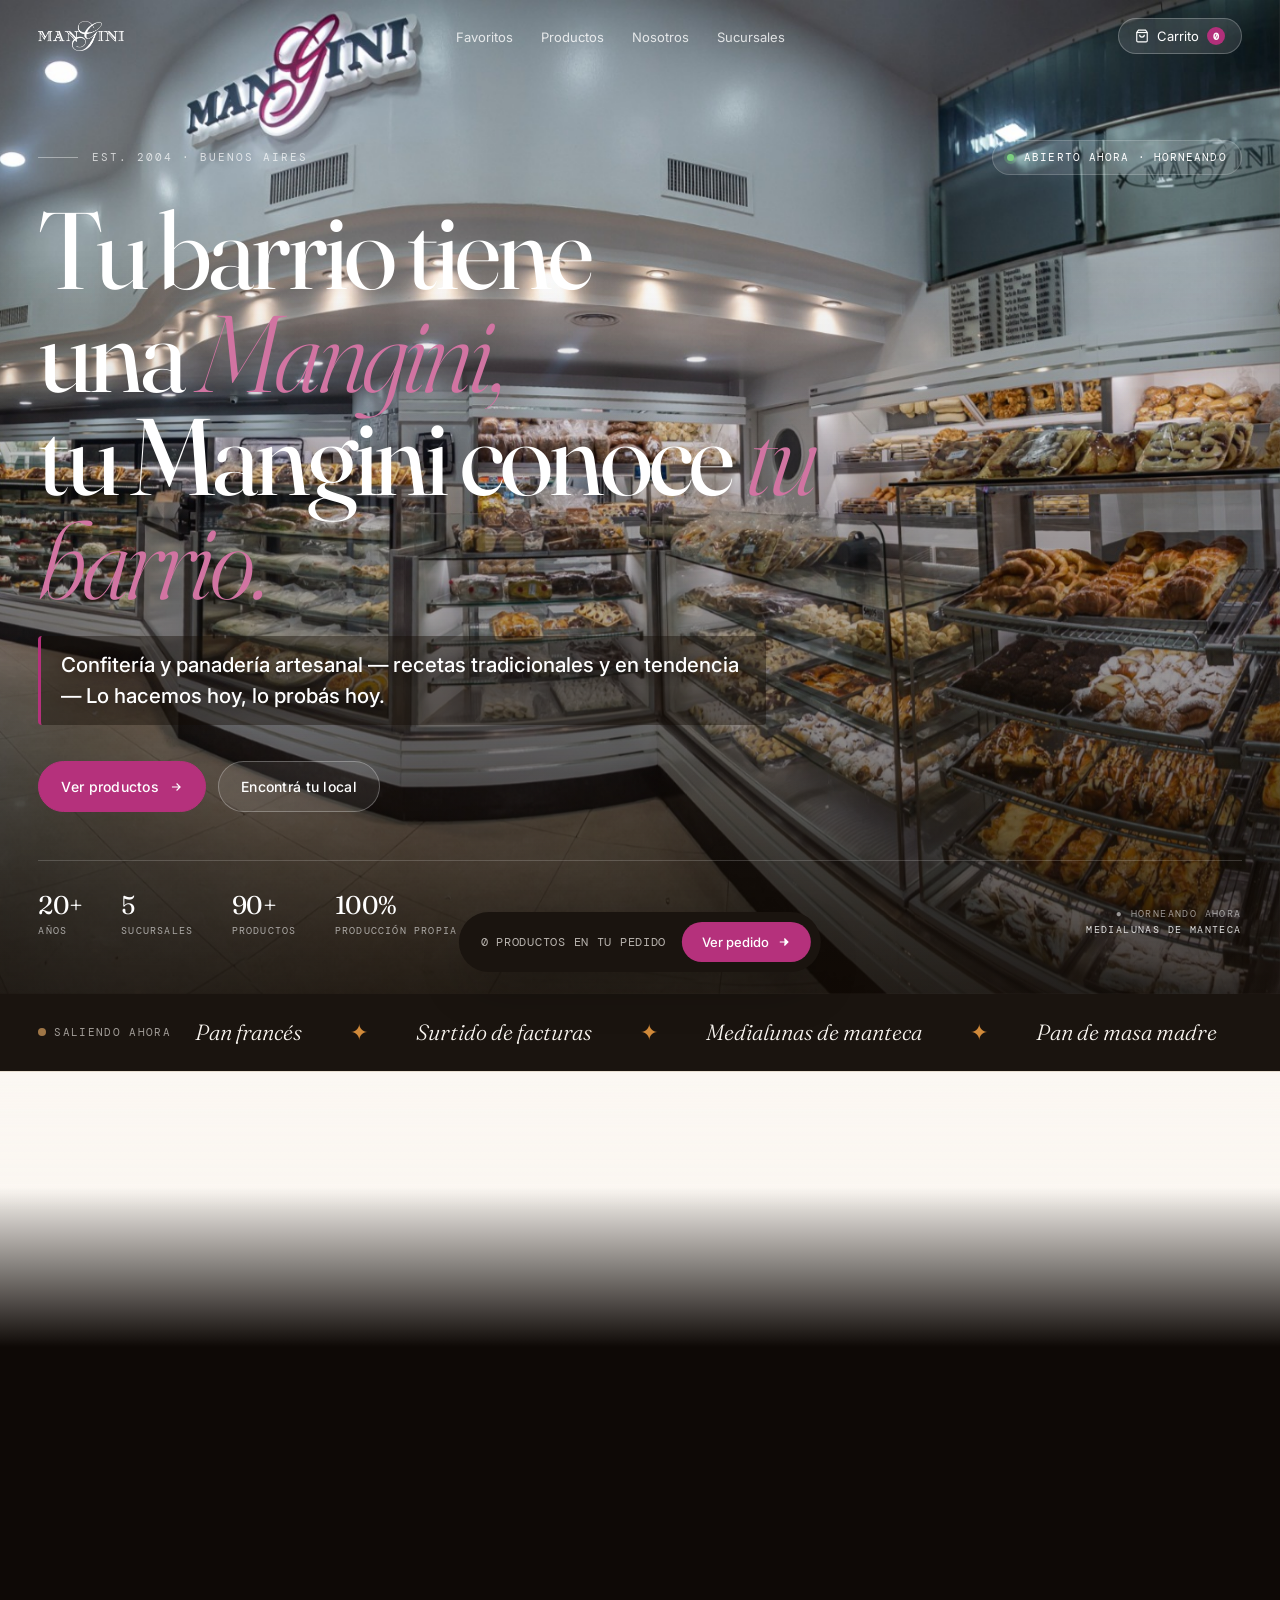
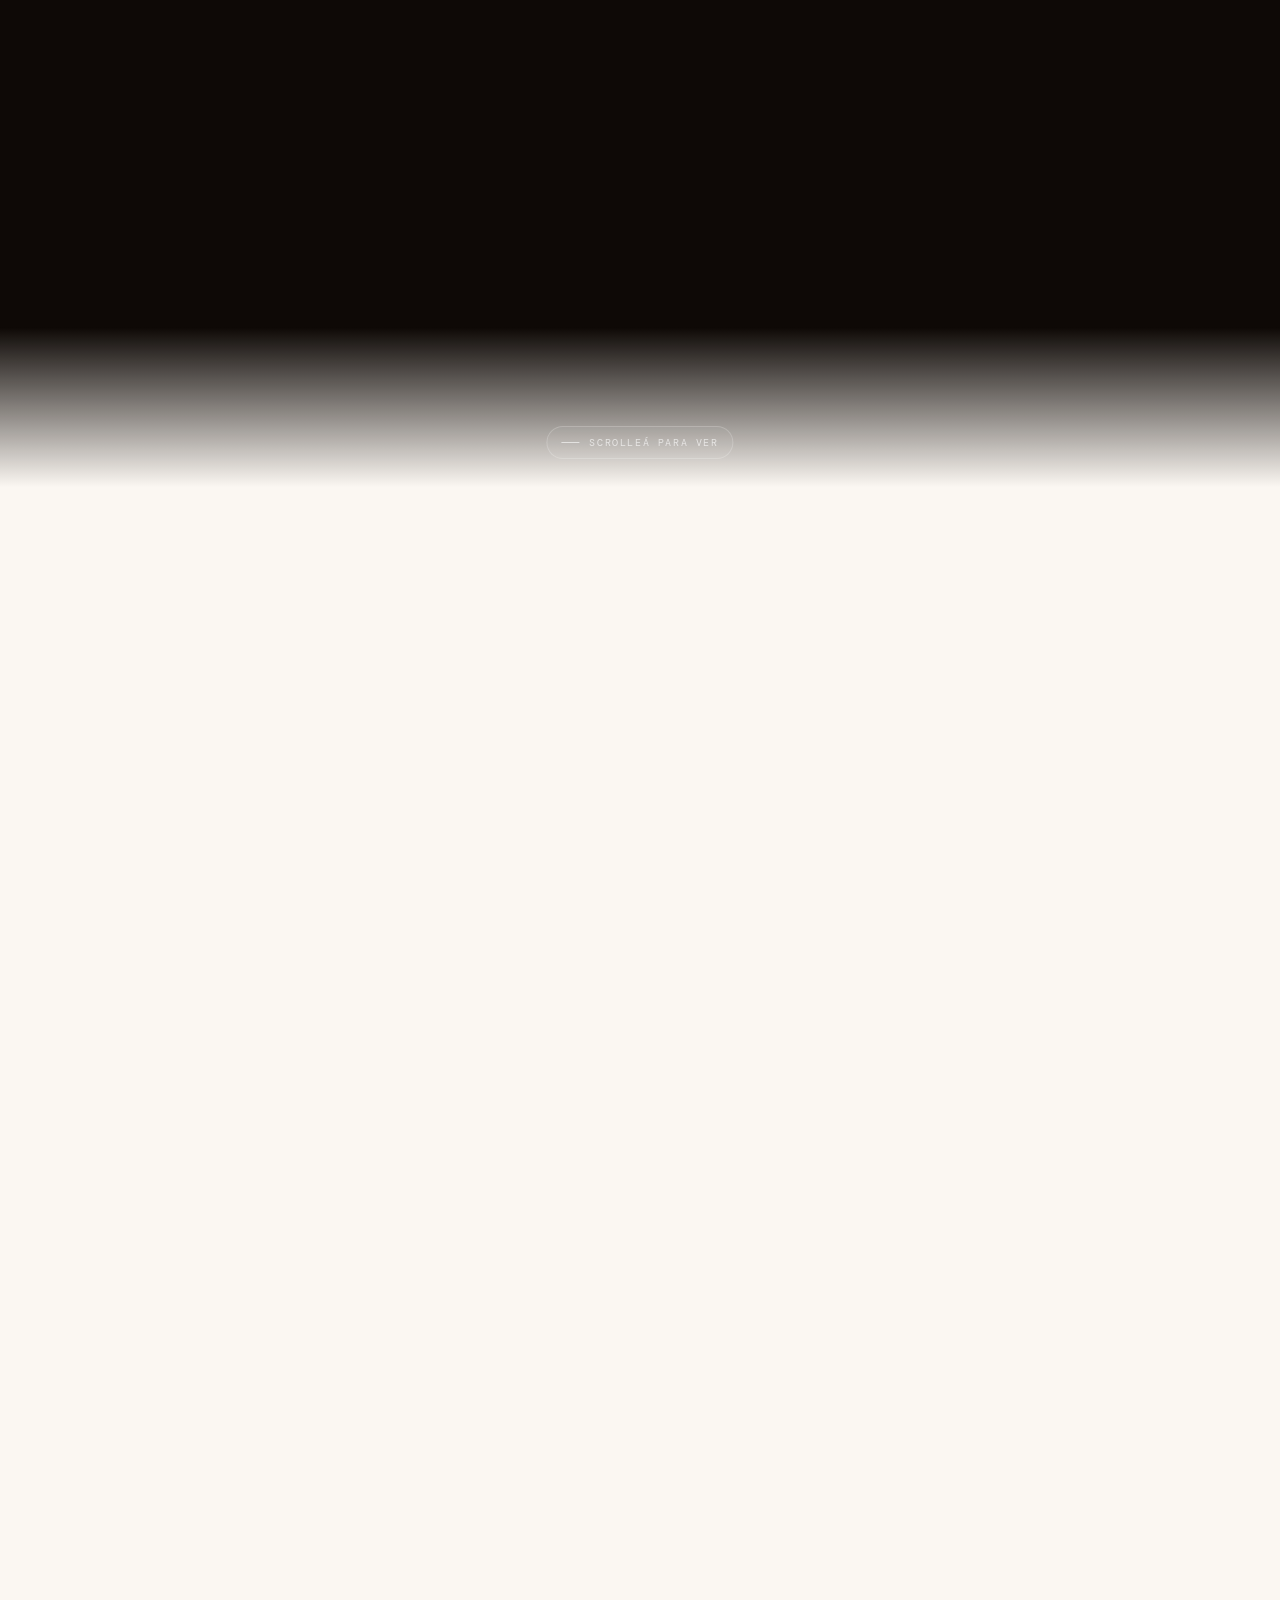
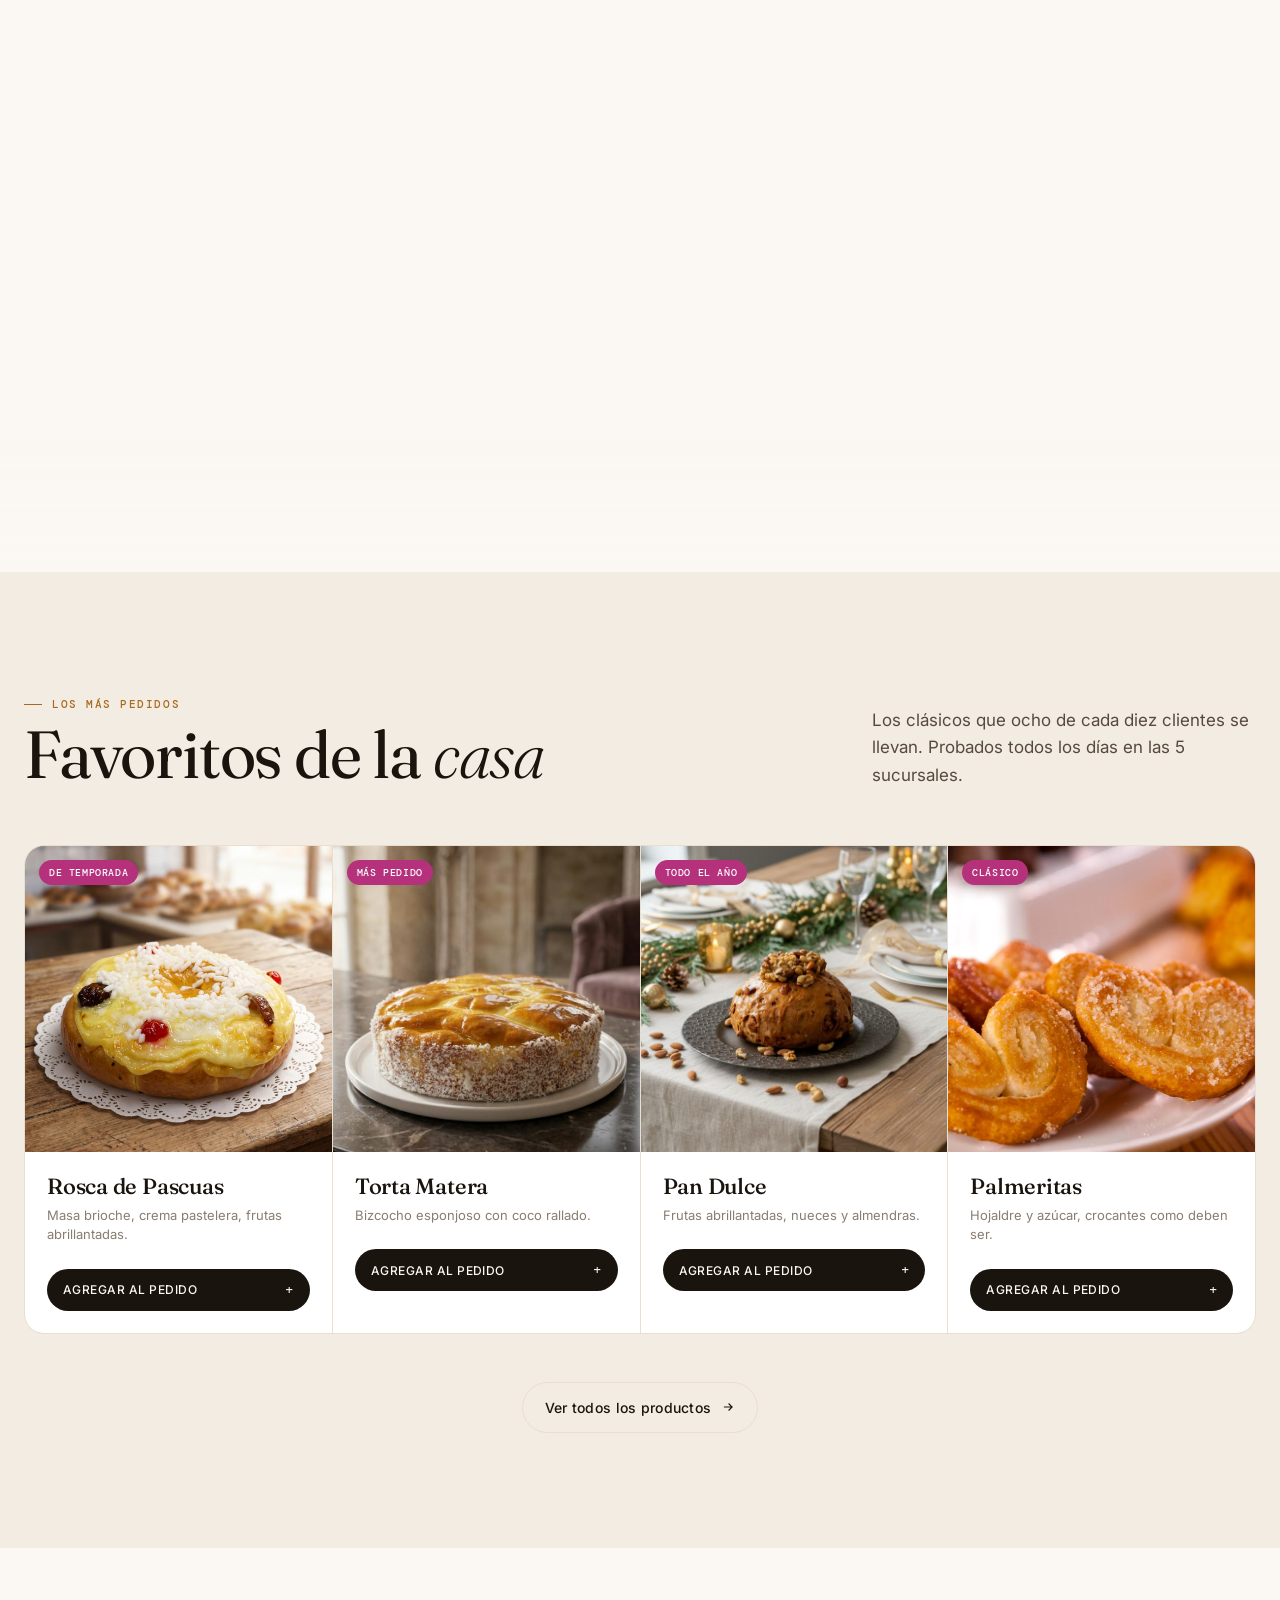
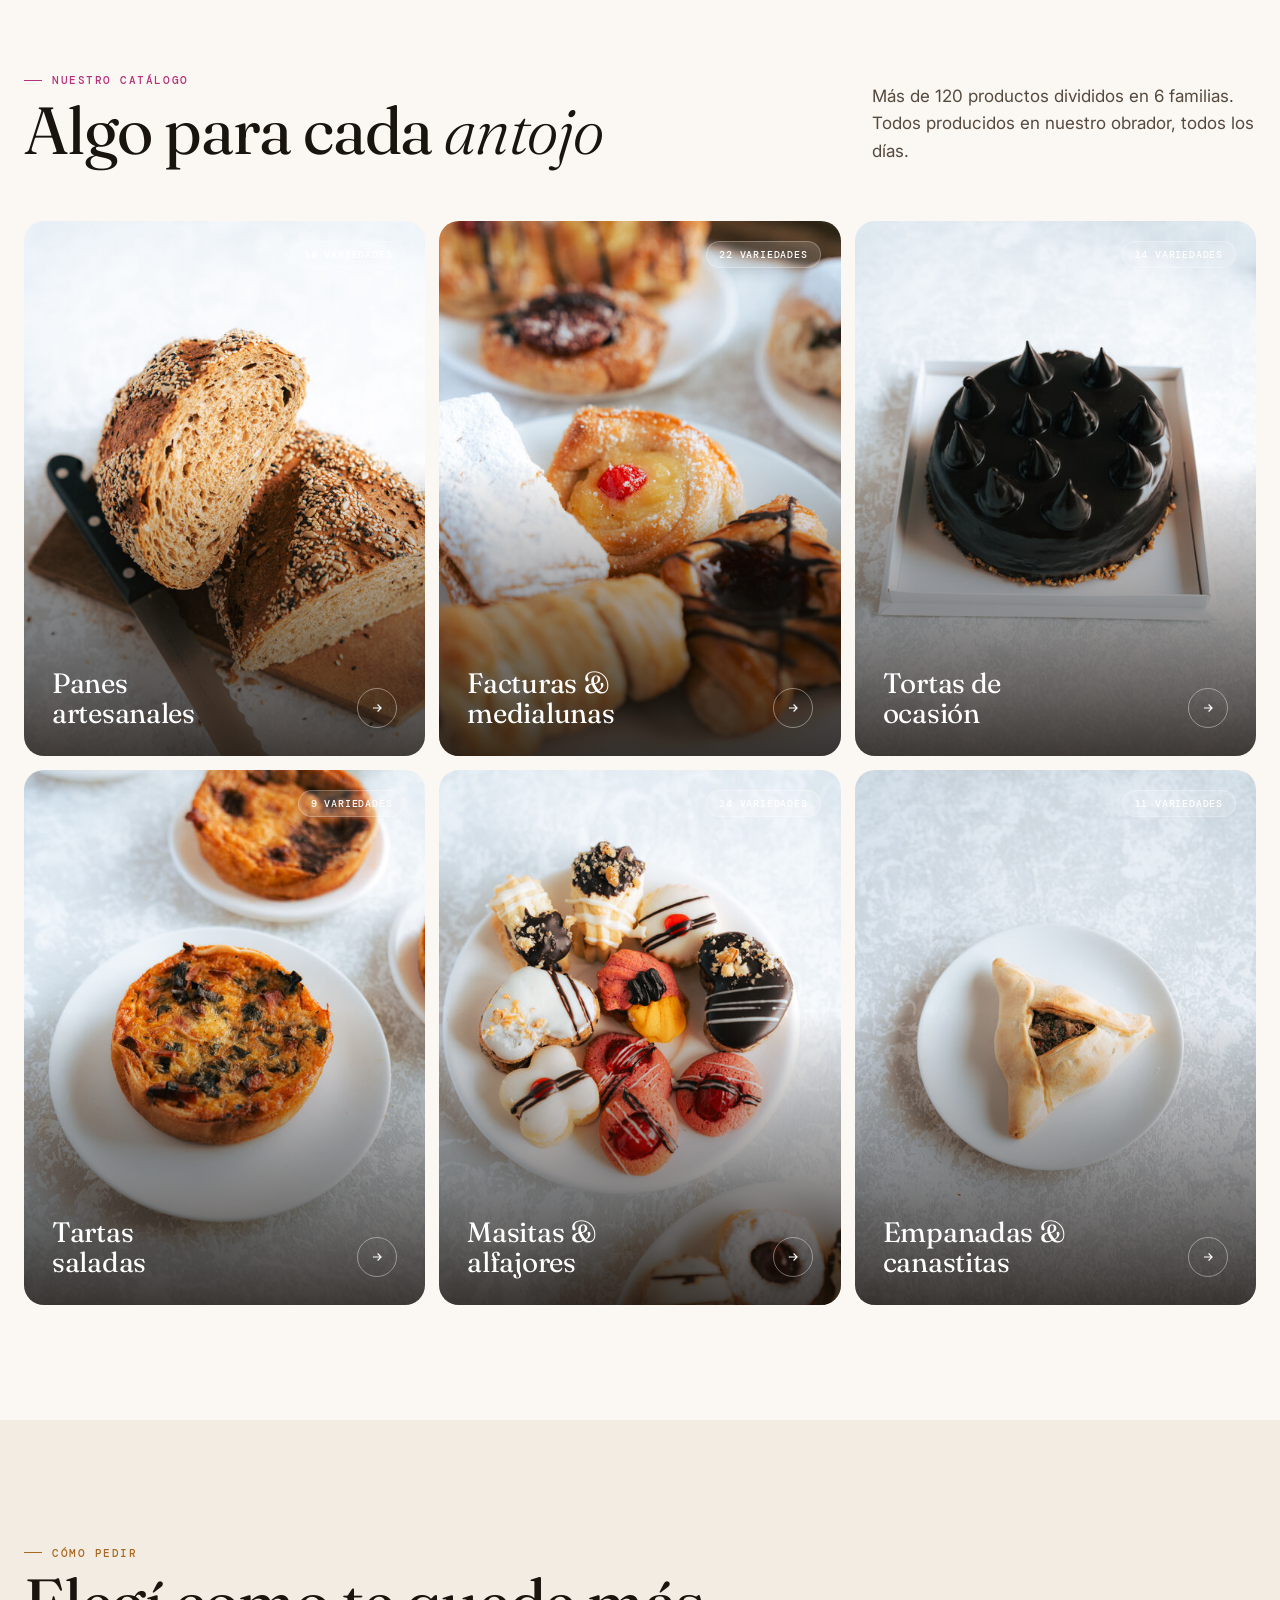
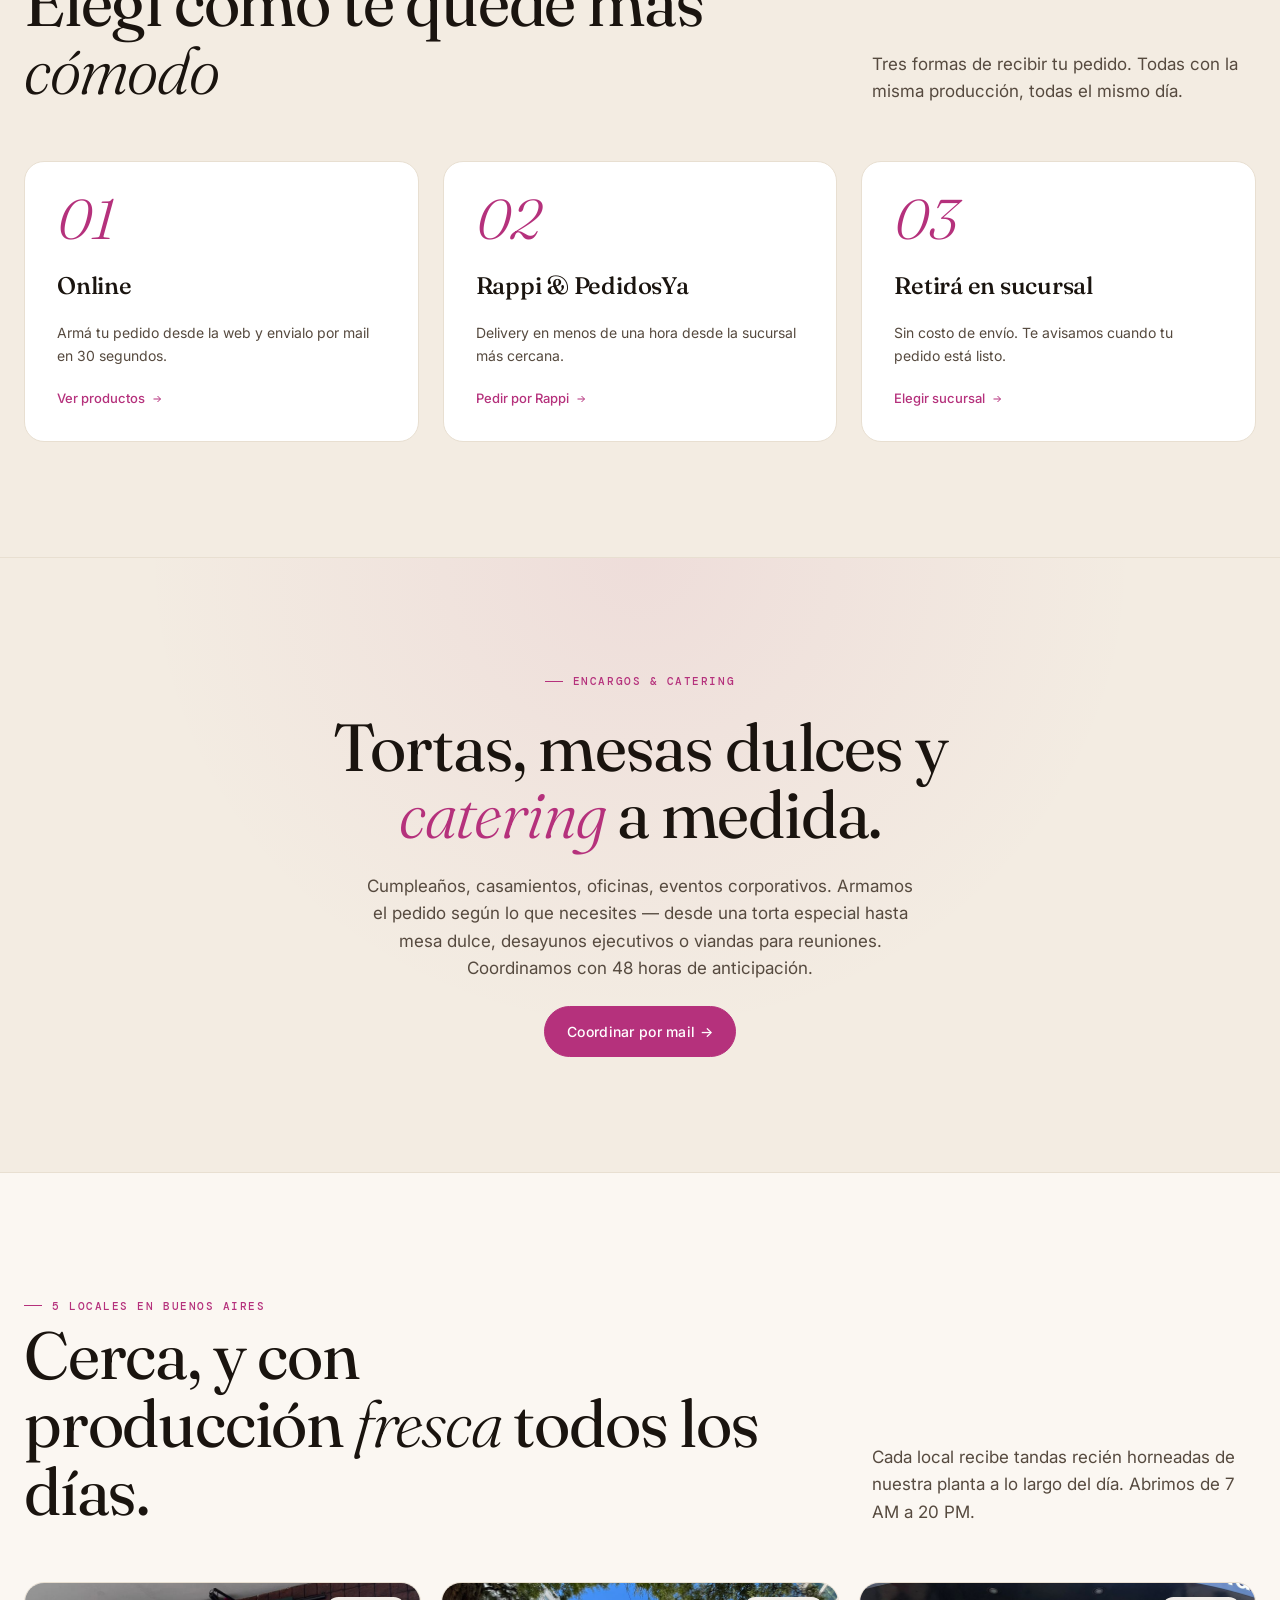
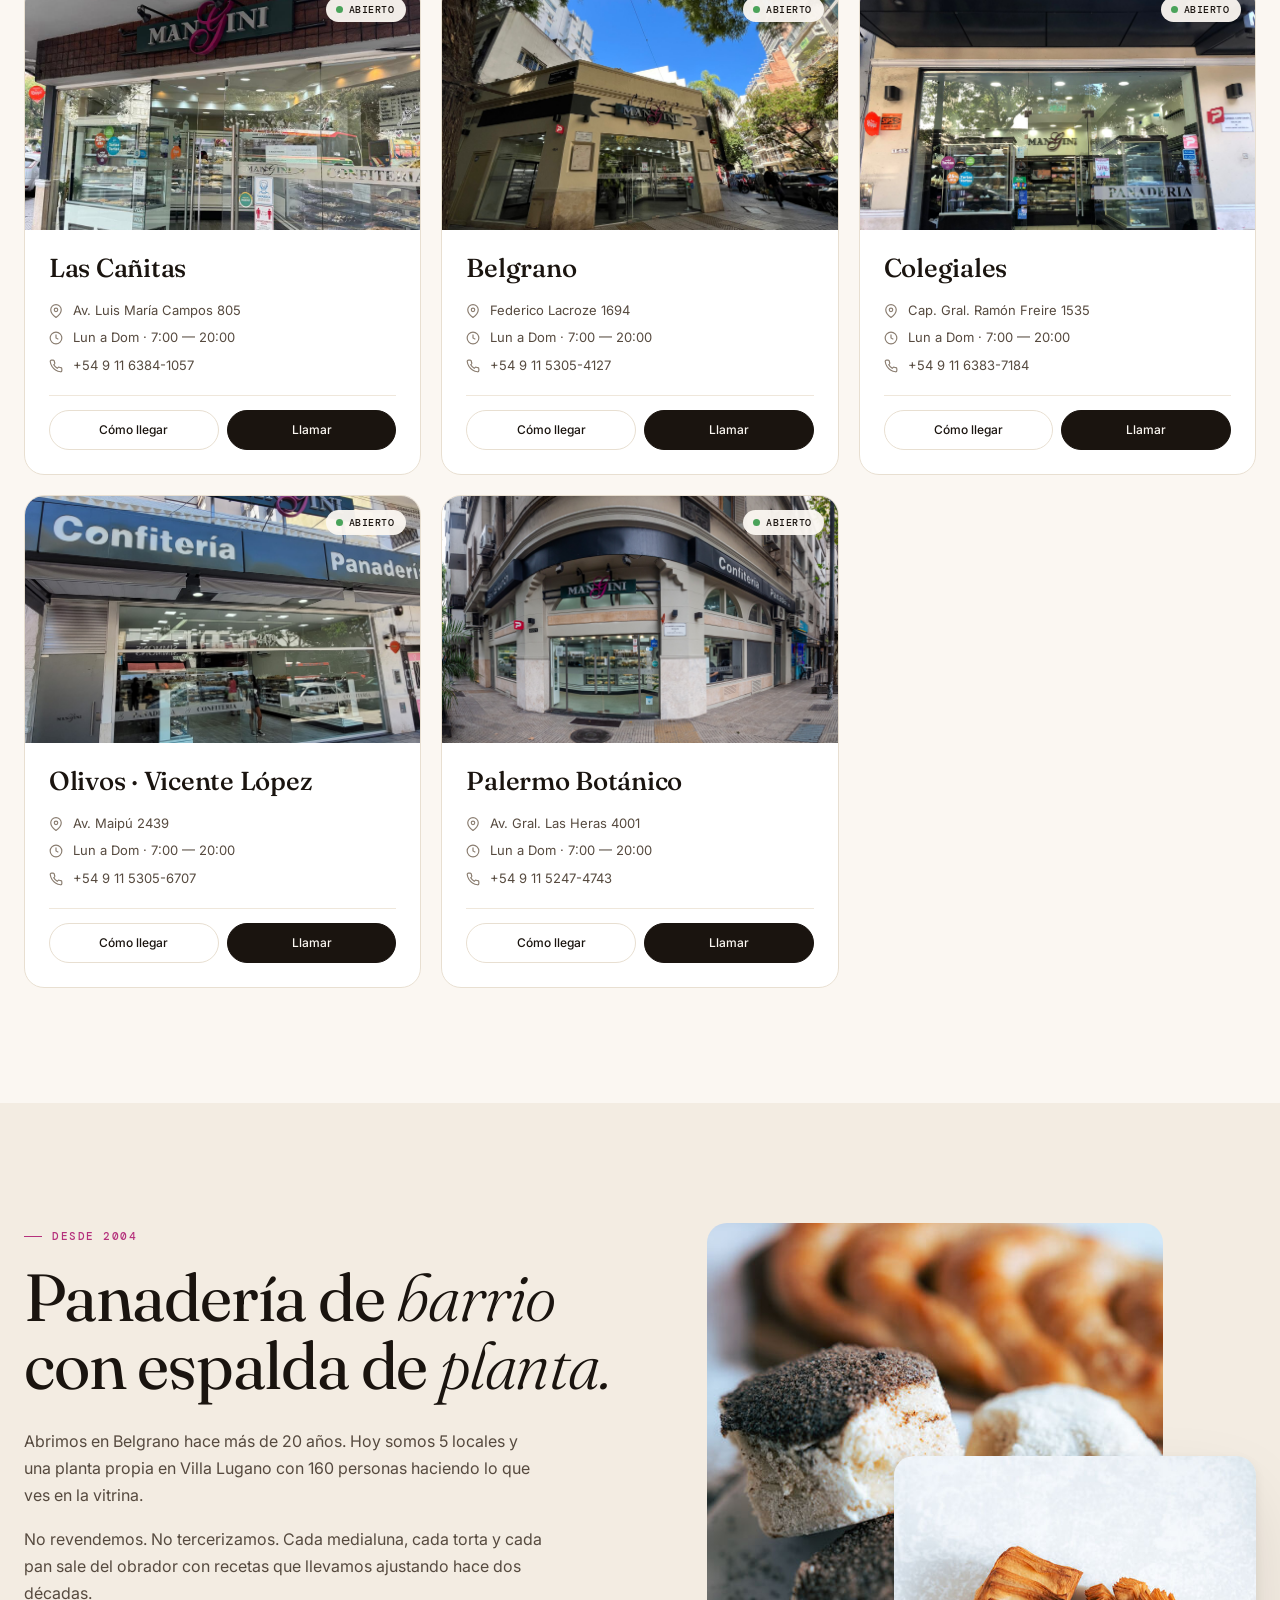
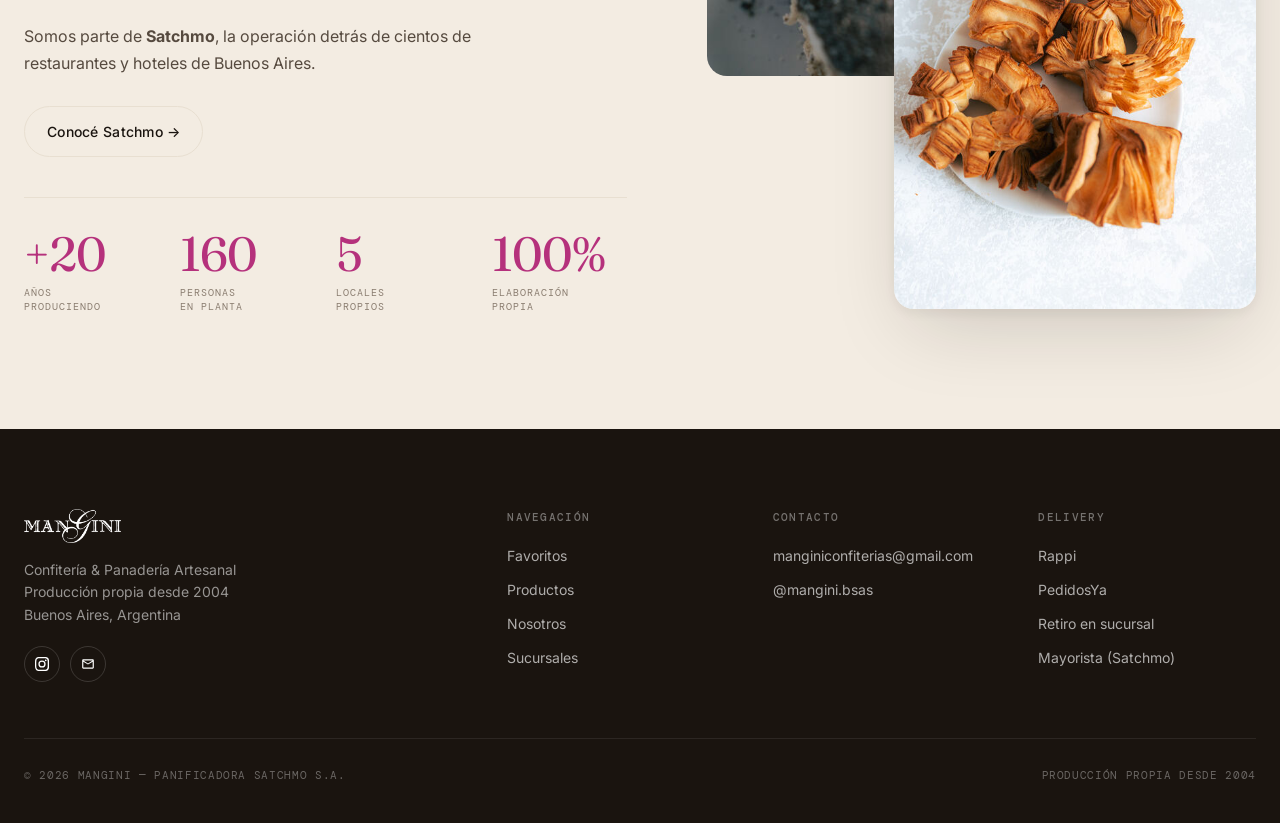
<file: index.html>
<!DOCTYPE html>
<html lang="es">
<head>
<meta charset="UTF-8">
<meta name="viewport" content="width=device-width, initial-scale=1.0">
<link rel="icon" href="favicon.ico" type="image/x-icon">
<link rel="icon" href="favicon.png" type="image/png" sizes="32x32">
<link rel="apple-touch-icon" href="apple-touch-icon.png">
<title>Mangini — Confitería & Panadería Artesanal | Buenos Aires</title>
<meta name="description" content="Panadería artesanal con producción propia. Facturas, tortas, panes y medialunas recién horneados todos los días. 5 sucursales en Buenos Aires.">
<link rel="preconnect" href="https://fonts.googleapis.com">
<link rel="preconnect" href="https://fonts.gstatic.com" crossorigin>
<link href="https://fonts.googleapis.com/css2?family=Fraunces:ital,opsz,wght@0,9..144,300;0,9..144,400;0,9..144,500;0,9..144,600;0,9..144,700;1,9..144,400&family=Inter:wght@300;400;500;600&family=DM+Mono:wght@400;500&display=swap" rel="stylesheet">
<script>
// Tweaks state (persistable on disk via host)
const TWEAKS = /*EDITMODE-BEGIN*/{
  "accent": "#b5317c",
  "accent2": "#d18a3a",
  "display": "fraunces",
  "density": "comfy",
  "theme": "light",
  "sectionOrder": [
    "favoritos",
    "categorias",
    "como-pedir",
    "encargos",
    "sucursales",
    "historia"
  ]
}/*EDITMODE-END*/;
</script>
<style>
*,*::before,*::after{margin:0;padding:0;box-sizing:border-box}

:root{
  --bg:#fbf7f2;
  --bg-alt:#f3ece2;
  --ink:#1a140f;
  --ink-soft:#564a3f;
  --ink-mute:#8a7d70;
  --line:#e8dfd1;
  --line-soft:#efe7db;
  --card:#ffffff;
  --brand:#b5317c;
  --brand-ink:#8e2562;
  --warm:#d18a3a;
  --warm-ink:#a86a22;
  --chile:#c0452b;
  --olive:#6b7a3a;
  --cream:#fff7e8;
  --shadow:0 2px 8px rgba(26,20,15,0.04), 0 16px 40px -12px rgba(26,20,15,0.08);
  --shadow-lg:0 4px 12px rgba(26,20,15,0.06), 0 30px 80px -18px rgba(26,20,15,0.18);
  --display:'Fraunces',Georgia,serif;
  --sans:'Inter',system-ui,-apple-system,sans-serif;
  --mono:'DM Mono',ui-monospace,monospace;
  --r-sm:6px; --r-md:12px; --r-lg:20px; --r-pill:999px;
  --pad-x:24px;
  --s-gap:clamp(72px, 9vw, 140px);
  --content-w:1280px;
}
[data-theme="dark"]{
  --bg:#120e0a;
  --bg-alt:#1a1410;
  --ink:#faf3e8;
  --ink-soft:#d0c5b4;
  --ink-mute:#8a7d6f;
  --line:#2a2118;
  --line-soft:#201812;
  --card:#1c160f;
  --cream:#2a1f14;
  --shadow:0 2px 8px rgba(0,0,0,0.3), 0 16px 40px -12px rgba(0,0,0,0.5);
  --shadow-lg:0 4px 12px rgba(0,0,0,0.4), 0 30px 80px -18px rgba(0,0,0,0.6);
}
[data-density="compact"]{
  --s-gap:clamp(48px, 6vw, 96px);
  --pad-x:20px;
}
[data-density="airy"]{
  --s-gap:clamp(100px, 12vw, 180px);
}

html{scroll-behavior:smooth}
body{font-family:var(--sans);color:var(--ink);background:var(--bg);-webkit-font-smoothing:antialiased;overflow-x:hidden;font-size:16px;line-height:1.5;transition:background .4s, color .4s}
@media(prefers-reduced-motion:reduce){*{animation-duration:.01ms!important;transition-duration:.01ms!important}[data-a]{opacity:1!important;transform:none!important}}
::selection{background:var(--brand);color:#fff}
img{display:block;max-width:100%}a{color:inherit;text-decoration:none}
button{font-family:inherit;color:inherit}

[data-a]{opacity:0;transform:translateY(24px);transition:opacity .9s cubic-bezier(.16,1,.3,1),transform .9s cubic-bezier(.16,1,.3,1)}
[data-a].v{opacity:1;transform:none}
[data-a][data-d="1"]{transition-delay:.1s}[data-a][data-d="2"]{transition-delay:.2s}[data-a][data-d="3"]{transition-delay:.3s}[data-a][data-d="4"]{transition-delay:.4s}

.wrap{max-width:var(--content-w);margin:0 auto;padding:0 var(--pad-x)}
.wrap-wide{max-width:1560px;margin:0 auto;padding:0 var(--pad-x)}

.kicker{font-family:var(--mono);font-size:11px;letter-spacing:.14em;text-transform:uppercase;color:var(--brand);font-weight:500;display:inline-flex;align-items:center;gap:10px}
.kicker::before{content:"";width:18px;height:1px;background:var(--brand)}
.kicker.alt{color:var(--warm-ink)}
.kicker.alt::before{background:var(--warm-ink)}
.kicker.light{color:#fff;opacity:.85}
.kicker.light::before{background:#fff;opacity:.6}

.h1{font-family:var(--display);font-weight:400;line-height:.98;letter-spacing:-0.02em;font-size:clamp(48px,8.2vw,120px)}
.h1 em{font-style:italic;font-weight:300}
.h2{font-family:var(--display);font-weight:400;line-height:1.02;letter-spacing:-0.018em;font-size:clamp(36px,5.2vw,72px)}
.h2 em{font-style:italic;font-weight:300}
.h3{font-family:var(--display);font-weight:500;line-height:1.1;letter-spacing:-0.01em;font-size:clamp(24px,2.6vw,34px)}
[data-display="inter"] .h1, [data-display="inter"] .h2, [data-display="inter"] .h3, [data-display="inter"] .flogo{font-family:var(--sans);font-weight:600;letter-spacing:-0.03em}
[data-display="inter"] .h1 em, [data-display="inter"] .h2 em{font-weight:400;font-style:normal;opacity:.7}

.lede{font-size:17px;line-height:1.6;color:var(--ink-soft);max-width:48ch;font-weight:400}
.small{font-family:var(--mono);font-size:11px;letter-spacing:.1em;text-transform:uppercase;color:var(--ink-mute)}

/* BUTTONS */
.btn{display:inline-flex;align-items:center;gap:10px;padding:14px 22px;font-family:var(--sans);font-size:14px;font-weight:500;letter-spacing:.02em;border-radius:var(--r-pill);border:1px solid var(--ink);background:var(--ink);color:var(--bg);cursor:pointer;transition:all .3s;white-space:nowrap}
.btn:hover{transform:translateY(-2px);box-shadow:0 10px 24px -6px rgba(26,20,15,.25)}
.btn.brand{background:var(--brand);border-color:var(--brand);color:#fff}
.btn.brand:hover{background:var(--brand-ink);border-color:var(--brand-ink)}
.btn.warm{background:var(--brand);border-color:var(--brand);color:#fff}
.btn.warm:hover{background:var(--brand-ink);border-color:var(--brand-ink)}
.btn.ghost{background:transparent;color:var(--ink);border-color:var(--line)}
.btn.ghost:hover{border-color:var(--ink);background:transparent}
.btn.sm{padding:10px 16px;font-size:13px}
.btn svg{width:14px;height:14px;transition:transform .3s}
.btn:hover svg{transform:translateX(3px)}

/* NAV */
nav{position:fixed;top:0;left:0;right:0;z-index:80;display:flex;align-items:center;justify-content:space-between;padding:18px clamp(20px,3vw,40px);transition:all .4s;background:transparent}
nav.light-bg{background:var(--bg);color:var(--ink)}
nav.scrolled{background:color-mix(in oklab, var(--bg) 94%, transparent);backdrop-filter:blur(18px);padding:12px clamp(20px,3vw,40px);border-bottom:1px solid var(--line-soft)}
.nav-logo{display:flex;align-items:center;gap:10px}
.nav-logo img{height:30px;width:auto}
nav:not(.scrolled):not(.light-bg) .nav-logo img{filter:brightness(0) invert(1)}
[data-theme="dark"] .nav-logo img{filter:brightness(0) invert(1)!important}
.nav-links{display:none;gap:28px;list-style:none}
.nav-links a{font-size:13px;font-weight:400;color:var(--ink);opacity:.7;transition:opacity .3s;position:relative}
.nav-links a:hover{opacity:1}
.nav-links a::after{content:"";position:absolute;left:0;bottom:-4px;width:0;height:1px;background:var(--brand);transition:width .3s}
.nav-links a:hover::after{width:100%}
nav:not(.scrolled):not(.light-bg) .nav-links a{color:#fff;opacity:.8}
.nav-right{display:flex;align-items:center;gap:14px}
.cart-btn{position:relative;display:flex;align-items:center;gap:8px;font-size:13px;padding:8px 16px;border:1px solid var(--line);border-radius:var(--r-pill);background:var(--bg);cursor:pointer;transition:all .3s}
.cart-btn:hover{border-color:var(--ink)}
.cart-btn .cnt{display:inline-flex;align-items:center;justify-content:center;min-width:18px;height:18px;padding:0 5px;font-size:10px;font-weight:600;background:var(--brand);color:#fff;border-radius:var(--r-pill);font-family:var(--mono)}
nav:not(.scrolled):not(.light-bg) .cart-btn{background:rgba(255,255,255,.12);border-color:rgba(255,255,255,.25);color:#fff}
.nav-burger{display:flex;flex-direction:column;gap:5px;background:none;border:none;cursor:pointer;padding:8px}
.nav-burger em{display:block;width:22px;height:1.5px;background:var(--ink);transition:all .3s;font-style:normal}
nav:not(.scrolled):not(.light-bg) .nav-burger em{background:#fff}
.nav-burger.open em:nth-child(1){transform:rotate(45deg) translate(5px,5px)}
.nav-burger.open em:nth-child(2){opacity:0}
.nav-burger.open em:nth-child(3){transform:rotate(-45deg) translate(4px,-5px)}
@media(min-width:960px){
  .nav-links{display:flex}
  .nav-burger{display:none}
}

.mobile-menu{position:fixed;inset:0;z-index:79;background:var(--bg);display:flex;flex-direction:column;align-items:flex-start;justify-content:center;gap:18px;padding:0 40px;opacity:0;pointer-events:none;transition:opacity .4s}
.mobile-menu.open{opacity:1;pointer-events:auto}
.mobile-menu a{font-family:var(--display);font-size:40px;font-weight:400;color:var(--ink);letter-spacing:-0.02em}
.mobile-menu a em{font-style:italic;color:var(--brand)}

/* HERO — full-bleed editorial */
.hero{position:relative;min-height:100vh;display:flex;flex-direction:column;justify-content:flex-end;overflow:hidden;padding:0;color:#fff}
.hero-bg{position:absolute;inset:0;z-index:0}
.hero-bg img{width:100%;height:100%;object-fit:cover;animation:heroZoom 20s ease-out forwards}
@keyframes heroZoom{from{transform:scale(1.08)}to{transform:scale(1)}}
.hero-bg::before{content:"";position:absolute;inset:0;background:linear-gradient(105deg, rgba(20,12,6,.92) 0%, rgba(20,12,6,.72) 38%, rgba(20,12,6,.42) 62%, rgba(20,12,6,.45) 100%)}
.hero-bg::after{content:"";position:absolute;inset:0;background:linear-gradient(to top, rgba(20,12,6,.78) 0%, rgba(20,12,6,.15) 55%, rgba(20,12,6,0) 75%)}

.hero-inner{position:relative;z-index:2;width:100%;max-width:var(--content-w);margin:0 auto;padding:140px clamp(20px,3vw,40px) 56px;display:flex;flex-direction:column;gap:48px}

.hero-top{position:relative;display:flex;justify-content:space-between;align-items:center;gap:24px;z-index:3;margin-bottom:-24px}
.hero-est{font-family:var(--mono);font-size:11px;letter-spacing:.18em;text-transform:uppercase;color:rgba(255,255,255,.7);display:flex;align-items:center;gap:14px}
.hero-est::before{content:"";width:40px;height:1px;background:rgba(255,255,255,.4)}
.hero-badge{display:inline-flex;align-items:center;gap:10px;padding:8px 14px;background:rgba(255,255,255,.1);border:1px solid rgba(255,255,255,.18);border-radius:var(--r-pill);font-family:var(--mono);font-size:11px;letter-spacing:.1em;text-transform:uppercase;color:#fff}
.hero-badge .dot{width:7px;height:7px;border-radius:50%;background:#7cd080;box-shadow:0 0 0 3px rgba(124,208,128,.25);animation:pulse 2s infinite}
.hero-badge.closed .dot{background:#e35a3f;box-shadow:0 0 0 3px rgba(227,90,63,.25)}
@keyframes pulse{0%,100%{box-shadow:0 0 0 3px rgba(124,208,128,.3)}50%{box-shadow:0 0 0 6px rgba(124,208,128,.08)}}

.hero-main{max-width:900px;display:flex;flex-direction:column;gap:24px;animation:fu 1s .1s both}
.hero h1{color:#fff;margin:0;font-size:clamp(52px,8.5vw,132px);line-height:.95;letter-spacing:-0.035em;text-wrap:balance}
.hero h1 em{color:color-mix(in oklab, var(--brand) 70%, white);font-style:italic;font-weight:300}
.hero-sub{display:inline-block;font-size:clamp(17px,1.6vw,22px);line-height:1.5;color:#fff;font-weight:500;max-width:56ch;margin:0;padding:14px 20px;background:rgba(20,12,6,.42);backdrop-filter:blur(8px);-webkit-backdrop-filter:blur(8px);border-left:3px solid var(--brand);border-radius:4px;text-shadow:0 2px 12px rgba(20,12,6,.55)}
.hero-ctas{display:flex;gap:12px;flex-wrap:wrap;margin-top:12px}
.hero .btn.brand{background:var(--brand);color:#fff;border-color:var(--brand)}
.hero .btn.brand:hover{filter:brightness(1.08)}
.hero .btn.ghost{background:rgba(255,255,255,.08);border-color:rgba(255,255,255,.28);color:#fff}
.hero .btn.ghost:hover{background:rgba(255,255,255,.18);border-color:#fff}

.hero-foot{position:relative;z-index:2;display:flex;justify-content:space-between;align-items:flex-end;gap:32px;flex-wrap:wrap;padding-top:32px;border-top:1px solid rgba(255,255,255,.18);animation:fu 1s .4s both}
.hero-stats{display:flex;gap:clamp(20px,3vw,48px);flex-wrap:wrap}
.hero-stats .m{display:flex;flex-direction:column;gap:4px}
.hero-stats .m-n{font-family:var(--display);font-size:clamp(22px,2vw,28px);line-height:1;color:#fff;letter-spacing:-0.02em}
.hero-stats .m-l{font-family:var(--mono);font-size:10px;letter-spacing:.12em;text-transform:uppercase;color:rgba(255,255,255,.6)}
.hero-caption{font-family:var(--mono);font-size:10px;letter-spacing:.14em;text-transform:uppercase;color:rgba(255,255,255,.55);text-align:right;max-width:240px;line-height:1.6}
.hero-caption em{font-style:normal;color:rgba(255,255,255,.85)}

@media(max-width:900px){
  .hero-est{display:none}
}
@media(max-width:720px){
  .hero-top{margin-bottom:0}
  .hero-inner{padding:120px 16px 40px;gap:24px}
  .hero-badge{font-size:10px;padding:6px 12px}
  .hero-foot{flex-direction:column;align-items:flex-start;padding-top:24px;gap:20px}
  .hero-caption{text-align:left;max-width:none;display:none}
  .hero-stats{gap:20px 24px;width:100%}
  .hero-stats .m-n{font-size:22px}
  .hero h1{font-size:clamp(44px,13vw,72px)}
  .hero-sub{font-size:15px}
  .hero-ctas .btn{flex:1;justify-content:center;min-width:0}
}
@keyframes fu{from{opacity:0;transform:translateY(24px)}to{opacity:1;transform:none}}

/* HORNEANDO AHORA STRIP */
.now-strip{background:var(--ink);color:var(--bg);padding:22px 0;overflow:hidden;position:relative;border-bottom:1px solid var(--line)}
[data-theme="dark"] .now-strip{background:var(--warm);color:#1a140f}
.now-strip-inner{display:flex;align-items:center;gap:24px;max-width:var(--content-w);margin:0 auto;padding:0 clamp(20px,3vw,40px)}
.now-strip-label{font-family:var(--mono);font-size:11px;letter-spacing:.12em;text-transform:uppercase;opacity:.6;flex-shrink:0;display:flex;align-items:center;gap:8px}
.now-strip-label .dot{width:8px;height:8px;border-radius:50%;background:#f8b76c;animation:pulse 2s infinite}
.now-strip-track{overflow:hidden;flex:1}
.now-strip-items{display:flex;gap:48px;animation:marq 40s linear infinite;width:max-content}
.now-strip-items span{font-family:var(--display);font-size:22px;font-style:italic;font-weight:300;white-space:nowrap}
.now-strip-items span::after{content:"✦";display:inline-block;margin-left:48px;color:var(--warm);font-style:normal}
@keyframes marq{from{transform:translateX(0)}to{transform:translateX(-50%)}}

/* SECTIONS */
section{padding:var(--s-gap) 0;position:relative}
section.dark{background:var(--ink);color:var(--bg)}
section.dark .lede{color:rgba(255,255,255,.7)}
section.dark .h2, section.dark .h3{color:#fff}
section.dark .kicker{color:var(--warm)}
section.dark .kicker::before{background:var(--warm)}
section.cream{background:var(--bg-alt)}

.sec-head{display:grid;gap:20px;margin-bottom:56px;align-items:end;grid-template-columns:1fr;max-width:900px}
.sec-head.split{max-width:none;grid-template-columns:1fr;gap:32px}
@media(min-width:768px){.sec-head.split{grid-template-columns:2fr 1fr;gap:80px}}
.sec-head .lede{margin-top:4px}
.sec-head h2{margin-top:8px}

/* HOY EN EL HORNO */
.hoy{display:grid;gap:24px;grid-template-columns:1fr}
@media(min-width:720px){.hoy{grid-template-columns:repeat(2,1fr)}}
@media(min-width:1100px){.hoy{grid-template-columns:repeat(3,1fr)}}
.hoy-card{background:var(--card);border:1px solid var(--line);border-radius:var(--r-lg);overflow:hidden;transition:all .4s;position:relative}
.hoy-card:hover{transform:translateY(-4px);box-shadow:var(--shadow-lg);border-color:var(--brand)}
.hoy-card .pic{aspect-ratio:4/3;overflow:hidden;position:relative}
.hoy-card .pic img{width:100%;height:100%;object-fit:cover;transition:transform 5s ease}
.hoy-card:hover .pic img{transform:scale(1.08)}
.hoy-card .time{position:absolute;top:14px;left:14px;padding:6px 12px;background:rgba(251,247,242,.95);border-radius:var(--r-pill);font-family:var(--mono);font-size:11px;color:var(--ink);font-weight:500;white-space:nowrap}
.hoy-card .body{padding:20px 22px 22px}
.hoy-card .name{font-family:var(--display);font-size:22px;font-weight:500;letter-spacing:-0.01em;margin-bottom:6px}
.hoy-card .schedule{font-family:var(--mono);font-size:11px;letter-spacing:.05em;color:var(--ink-mute);text-transform:uppercase}

/* FAVORITOS */
.fav-grid{display:grid;gap:1px;background:var(--line);border:1px solid var(--line);border-radius:var(--r-lg);overflow:hidden;grid-template-columns:1fr}
@media(min-width:640px){.fav-grid{grid-template-columns:repeat(2,1fr)}}
@media(min-width:1024px){.fav-grid{grid-template-columns:repeat(4,1fr)}}
.fav{background:var(--card);transition:background .3s;position:relative;display:flex;flex-direction:column}
.fav:hover{background:color-mix(in oklab, var(--card) 92%, var(--warm))}
.fav .pic{aspect-ratio:1/1;overflow:hidden;position:relative;background:var(--bg-alt)}
.fav .pic img{width:100%;height:100%;object-fit:cover;transition:transform 5s ease}
.fav:hover .pic img{transform:scale(1.06)}
.fav .badge{position:absolute;top:14px;left:14px;padding:5px 10px;background:var(--brand);color:#fff;border-radius:var(--r-pill);font-family:var(--mono);font-size:10px;letter-spacing:.06em;text-transform:uppercase;font-weight:500}
.fav .badge.new{background:var(--olive)}
.fav .body{padding:22px;display:flex;flex-direction:column;flex:1;gap:6px}
.fav .name{font-family:var(--display);font-size:22px;font-weight:500;letter-spacing:-0.01em;line-height:1.15}
.fav .desc{font-size:13px;color:var(--ink-mute);line-height:1.5;margin-bottom:4px}
.fav .price{font-family:var(--display);font-size:20px;font-weight:500;color:var(--ink);margin-top:auto;padding-top:12px;display:flex;align-items:baseline;gap:6px}
.fav .price .unit{font-family:var(--mono);font-size:10px;color:var(--ink-mute);text-transform:uppercase;font-weight:400}
.fav .add{margin-top:14px;display:inline-flex;align-items:center;justify-content:space-between;padding:12px 16px;background:var(--ink);color:var(--bg);border:none;border-radius:var(--r-pill);font-size:12px;font-weight:500;letter-spacing:.04em;text-transform:uppercase;cursor:pointer;transition:all .3s}
.fav .add:hover{background:var(--brand)}
.fav .add em{font-style:normal;font-family:var(--mono);font-size:14px;font-weight:400}

/* CATEGORIAS */
.cats{display:grid;gap:14px;grid-template-columns:1fr;margin-top:8px}
@media(min-width:640px){.cats{grid-template-columns:repeat(2,1fr)}}
@media(min-width:1024px){.cats{grid-template-columns:repeat(3,1fr)}}
.cat{position:relative;aspect-ratio:3/4;overflow:hidden;border-radius:var(--r-lg);cursor:pointer}
.cat img{width:100%;height:100%;object-fit:cover;transition:transform 6s ease}
.cat:hover img{transform:scale(1.06)}
.cat::after{content:"";position:absolute;inset:0;background:linear-gradient(to top, rgba(20,12,6,.8) 0%, transparent 55%);transition:background .4s}
.cat:hover::after{background:linear-gradient(to top, rgba(20,12,6,.7) 0%, rgba(181,49,124,.2) 100%)}
.cat-body{position:absolute;left:0;right:0;bottom:0;padding:28px;z-index:2;color:#fff;display:flex;align-items:flex-end;justify-content:space-between;gap:20px}
.cat-body .name{font-family:var(--display);font-size:28px;font-weight:400;letter-spacing:-0.01em;line-height:1.05}
.cat-body .arrow{width:40px;height:40px;border-radius:50%;border:1px solid rgba(255,255,255,.4);display:flex;align-items:center;justify-content:center;transition:all .3s;flex-shrink:0}
.cat:hover .arrow{background:#fff;color:var(--ink);border-color:#fff;transform:rotate(-45deg)}
.cat .arrow svg{width:14px;height:14px}
.cat .count{position:absolute;top:20px;right:20px;padding:5px 12px;background:rgba(255,255,255,.15);border:1px solid rgba(255,255,255,.25);border-radius:var(--r-pill);font-family:var(--mono);font-size:10px;letter-spacing:.08em;color:#fff;font-weight:500;text-transform:uppercase}

/* HISTORIA */
.about-grid{display:grid;grid-template-columns:1fr;gap:48px;align-items:center}
@media(min-width:900px){.about-grid{grid-template-columns:1.1fr 1fr;gap:80px}}
.about-body .h2{margin-bottom:28px}
.about-body p{font-size:16px;line-height:1.7;color:var(--ink-soft);margin-bottom:16px;max-width:52ch}
.about-media{position:relative;aspect-ratio:4/5;display:grid;grid-template-columns:repeat(6,1fr);grid-template-rows:repeat(6,1fr);gap:12px}
.about-media .m1{grid-column:1/6;grid-row:1/5;border-radius:var(--r-lg);overflow:hidden}
.about-media .m2{grid-column:3/7;grid-row:3/7;border-radius:var(--r-lg);overflow:hidden;box-shadow:var(--shadow-lg)}
.about-media img{width:100%;height:100%;object-fit:cover;transition:transform 6s ease}
.about-media .m1:hover img, .about-media .m2:hover img{transform:scale(1.04)}
.about-stats{display:grid;grid-template-columns:repeat(2,1fr);gap:20px;margin-top:40px;padding-top:32px;border-top:1px solid var(--line)}
@media(min-width:640px){.about-stats{grid-template-columns:repeat(4,1fr)}}
.stat-n{font-family:var(--display);font-size:48px;font-weight:400;line-height:1;letter-spacing:-0.02em;color:var(--brand)}
.stat-l{font-family:var(--mono);font-size:10px;letter-spacing:.1em;text-transform:uppercase;color:var(--ink-mute);margin-top:8px;line-height:1.4}

/* SUCURSALES */
.sucs{display:grid;gap:20px;grid-template-columns:1fr}
@media(min-width:720px){.sucs{grid-template-columns:repeat(2,1fr)}}
@media(min-width:1100px){.sucs{grid-template-columns:repeat(3,1fr)}}
.suc{background:var(--card);border:1px solid var(--line);border-radius:var(--r-lg);overflow:hidden;transition:all .4s;display:flex;flex-direction:column}
.suc:hover{transform:translateY(-4px);box-shadow:var(--shadow-lg);border-color:var(--brand)}
.suc .pic{aspect-ratio:16/10;overflow:hidden;position:relative}
.suc .pic img{width:100%;height:100%;object-fit:cover;transition:transform 5s ease}
.suc:hover .pic img{transform:scale(1.06)}
.suc .open-dot{position:absolute;top:14px;right:14px;padding:5px 12px 5px 10px;background:rgba(251,247,242,.95);border-radius:var(--r-pill);font-family:var(--mono);font-size:10px;letter-spacing:.05em;color:var(--ink);font-weight:500;display:flex;align-items:center;gap:6px;text-transform:uppercase}
.suc .open-dot .d{width:7px;height:7px;border-radius:50%;background:#4aa35a}
.suc .open-dot.closed .d{background:#c0452b}
.suc-body{padding:24px;display:flex;flex-direction:column;gap:14px;flex:1}
.suc-name{font-family:var(--display);font-size:26px;font-weight:500;letter-spacing:-0.01em;line-height:1.1}
.suc-info{display:flex;flex-direction:column;gap:8px;margin-top:4px;flex:1}
.suc-info-row{display:flex;gap:10px;align-items:flex-start;font-size:13px;color:var(--ink-soft);line-height:1.5}
.suc-info-row svg{width:14px;height:14px;flex-shrink:0;margin-top:3px;color:var(--ink-mute)}
.suc-actions{display:flex;gap:8px;margin-top:6px;padding-top:14px;border-top:1px solid var(--line-soft)}
.suc-actions a{flex:1;text-align:center;padding:10px 12px;font-size:12px;font-weight:500;border:1px solid var(--line);border-radius:var(--r-pill);transition:all .3s;display:inline-flex;align-items:center;justify-content:center;gap:6px}
.suc-actions a:hover{border-color:var(--brand);color:var(--brand)}
.suc-actions a.prim{background:var(--ink);color:var(--bg);border-color:var(--ink)}
.suc-actions a.prim:hover{background:var(--brand);border-color:var(--brand);color:#fff}

/* COMO PEDIR */
.pedir-grid{display:grid;gap:24px;grid-template-columns:1fr}
@media(min-width:900px){.pedir-grid{grid-template-columns:repeat(3,1fr)}}
.pedir{padding:32px;background:var(--card);border:1px solid var(--line);border-radius:var(--r-lg);display:flex;flex-direction:column;gap:14px;transition:all .4s;position:relative;overflow:hidden}
.pedir:hover{transform:translateY(-4px);box-shadow:var(--shadow-lg);border-color:var(--brand)}
.pedir .num{font-family:var(--display);font-size:56px;font-weight:300;line-height:.9;color:var(--brand);font-style:italic;margin-bottom:10px}
.pedir .name{font-family:var(--display);font-size:24px;font-weight:500;letter-spacing:-0.01em;margin-bottom:4px}
.pedir .desc{font-size:14px;line-height:1.6;color:var(--ink-soft);flex:1}
.pedir .lnk{margin-top:8px;display:inline-flex;align-items:center;gap:6px;font-size:13px;font-weight:500;color:var(--brand);transition:gap .3s}
.pedir:hover .lnk{gap:10px}
.pedir .lnk svg{width:12px;height:12px}

/* FULL BLEED IMG */
/* SCROLL-SCRUBBED VIDEO */
.scrollvid{position:relative;height:300vh;margin:0}
.scrollvid::before,.scrollvid::after{content:"";position:absolute;left:0;right:0;height:140px;z-index:3;pointer-events:none}
.scrollvid::before{top:0;background:linear-gradient(180deg, var(--bg) 0%, color-mix(in oklab, var(--bg) 70%, transparent) 40%, transparent 100%)}
.scrollvid::after{bottom:0;background:linear-gradient(0deg, var(--bg) 0%, color-mix(in oklab, var(--bg) 70%, transparent) 40%, transparent 100%)}
.scrollvid-sticky{position:sticky;top:0;height:100vh;overflow:hidden;background:#0e0906;display:flex;align-items:center;justify-content:center}
.scrollvid-sticky::before,.scrollvid-sticky::after{content:"";position:absolute;left:0;right:0;height:160px;z-index:2;pointer-events:none}
.scrollvid-sticky::before{top:0;background:linear-gradient(180deg, var(--bg) 0%, color-mix(in oklab, var(--bg) 55%, transparent) 45%, transparent 100%)}
.scrollvid-sticky::after{bottom:0;background:linear-gradient(0deg, var(--bg) 0%, color-mix(in oklab, var(--bg) 55%, transparent) 45%, transparent 100%)}
.scrollvid-v{position:absolute;inset:0;width:100%;height:100%;object-fit:cover;pointer-events:none}
.scrollvid-overlay{position:absolute;inset:0;background:linear-gradient(180deg, rgba(14,9,6,.25) 0%, rgba(14,9,6,.55) 100%);pointer-events:none}
.scrollvid-text{position:relative;z-index:2;text-align:center;color:#fff;padding:0 24px;max-width:900px;will-change:transform,opacity,letter-spacing;transition:opacity .15s linear}
.scrollvid-text .bleed-quote{font-family:var(--display);font-style:italic;font-weight:300;font-size:clamp(28px,4vw,48px);line-height:1.2;color:#fff;margin-bottom:24px;letter-spacing:-0.02em}
.scrollvid-text .bleed-quote em{color:color-mix(in oklab, var(--brand) 70%, #fff);font-style:italic}
.scrollvid-text .bleed-attr{font-family:var(--mono);font-size:11px;letter-spacing:.14em;text-transform:uppercase;color:rgba(255,255,255,.7)}
.scrollvid-hint{position:absolute;bottom:28px;left:50%;transform:translateX(-50%);z-index:3;display:inline-flex;align-items:center;gap:10px;font-family:var(--mono);font-size:10px;letter-spacing:.16em;text-transform:uppercase;color:rgba(255,255,255,.65);padding:8px 14px;border:1px solid rgba(255,255,255,.2);border-radius:var(--r-pill);background:rgba(255,255,255,.04)}
.scrollvid-hint span{display:inline-block;width:18px;height:1px;background:rgba(255,255,255,.6);position:relative;animation:scrollhint 1.8s ease-in-out infinite}
@keyframes scrollhint{0%,100%{transform:translateX(-4px)}50%{transform:translateX(4px)}}
@media(max-width:720px){.scrollvid{height:220vh}}

/* MOBILE COMPACT — tighten everything aggressively */
@media(max-width:720px){
  :root{ --s-gap:44px; --pad-x:16px; }
  body{font-size:15px}
  .h1{font-size:clamp(40px,11vw,60px)}
  .h2{font-size:clamp(26px,7.2vw,38px);line-height:1.04}
  .lede{font-size:14.5px;line-height:1.5}
  .kicker{font-size:10px}
  .sec-head{margin-bottom:24px}
  .sec-head.split{flex-direction:column;align-items:flex-start;gap:12px}
  .sec-head.split .lede{max-width:none}
  .btn{padding:12px 20px;font-size:13.5px}
  .btn.sm{padding:8px 14px;font-size:12px}

  /* HERO */
  .hero{min-height:auto}
  .hero-inner{padding:108px 16px 36px !important;gap:18px !important;min-height:auto}
  .hero-badge{font-size:9.5px;padding:5px 10px;gap:6px}
  .hero-sub{font-size:14px;line-height:1.5}
  .hero-stats{gap:14px 20px !important}
  .hero-stats .m-n{font-size:20px !important}
  .hero-stats .m-l{font-size:10px;line-height:1.2}
  .hero-ctas{gap:8px;flex-wrap:wrap}
  .hero-ctas .btn{padding:11px 16px;font-size:13px}
  .hero-foot{padding-top:16px !important;gap:14px !important}

  /* NOW STRIP (ticker) */
  .now-strip{padding:8px 0;font-size:11px}
  .now-strip-label{font-size:10px;padding:3px 8px}

  /* HOY — 2-col compact on mobile */
  .hoy{grid-template-columns:repeat(2,1fr) !important;gap:10px;padding:0}
  .hoy-card{padding:0;display:block}
  .hoy-card .pic{aspect-ratio:4/3 !important;height:auto !important;width:100%;display:block}
  .hoy-card .pic img{width:100% !important;height:100% !important;object-fit:cover !important;display:block}
  .hoy-card .body{padding:10px 12px 14px}
  .hoy-card .name{font-size:13.5px;line-height:1.2;margin-bottom:3px}
  .hoy-card .schedule{font-size:9.5px;line-height:1.35;letter-spacing:.03em}
  .hoy-card .time{font-size:9px;padding:3px 7px;top:6px;left:6px}

  /* CATS — make image dominate, shrink text region */
  .cats{gap:10px !important;grid-template-columns:repeat(2,1fr) !important}
  .cat{border-radius:var(--r-md);aspect-ratio:3/4;display:block;position:relative;overflow:hidden}
  .cat img{width:100% !important;height:100% !important;object-fit:cover !important;position:absolute;inset:0}
  .cat::after{content:'';position:absolute;inset:0;background:linear-gradient(to bottom, rgba(0,0,0,0) 40%, rgba(0,0,0,.75) 100%);z-index:1}
  .cat-body{position:absolute;left:0;right:0;bottom:0;padding:12px;z-index:2;color:#fff;display:flex;align-items:center;justify-content:space-between;gap:8px}
  .cat .name{font-size:15px;line-height:1.15;color:#fff !important}
  .cat .count{font-size:9px;padding:3px 7px;top:8px;left:8px;right:auto;z-index:2}
  .cat .arrow{width:26px;height:26px;flex:none}
  .cat .arrow svg{width:11px;height:11px}

  /* FAVORITOS */
  .fav-grid{gap:14px;grid-template-columns:repeat(2,1fr)}
  .fav{border-radius:var(--r-md)}
  .fav .pic{aspect-ratio:4/3}
  .fav .body{padding:12px 12px 14px}
  .fav .name{font-size:14px;line-height:1.25}
  .fav .desc{font-size:11.5px;line-height:1.4;-webkit-line-clamp:2;display:-webkit-box;-webkit-box-orient:vertical;overflow:hidden}
  .fav .badge{font-size:9px;padding:4px 8px;top:8px;left:8px}
  .fav .add{font-size:12px;padding:8px 10px;gap:6px;margin-top:10px}
  .fav .add em{font-size:14px}

  /* CATEGORIAS — handled by block above */

  /* SCROLLVID — keep legible but shorter */
  .scrollvid{height:170vh}
  .bleed-quote{font-size:clamp(26px,8vw,42px);line-height:1.1}
  .bleed-attr{font-size:11px;margin-top:12px}

  /* HISTORIA */
  .about-grid{grid-template-columns:1fr;gap:32px}
  .about-body p{font-size:14.5px;line-height:1.55;margin-top:14px}
  .about-stats{grid-template-columns:repeat(2,1fr);gap:16px;margin-top:28px}
  .about-stats .stat-n{font-size:28px}
  .about-stats .stat-l{font-size:11px;line-height:1.25}
  .about-media{display:grid;grid-template-columns:1fr 1fr;gap:10px}
  .about-media .m1,.about-media .m2{position:static;width:auto;transform:none;aspect-ratio:3/4}

  /* SUCURSALES */
  .sucs{gap:14px;grid-template-columns:1fr}
  .suc{border-radius:var(--r-md)}
  .suc .pic{aspect-ratio:16/10}
  .suc-body{padding:16px 16px 18px;gap:10px}
  .suc-name{font-size:20px;line-height:1.1}
  .suc-info{font-size:13px;gap:6px}
  .suc-info-row{gap:8px}
  .suc-info-row svg{width:14px;height:14px;flex:none}
  .suc-actions{gap:8px;margin-top:10px}
  .suc-actions a{font-size:12px;padding:8px 12px}

  /* COMO PEDIR */
  .pedir-grid{grid-template-columns:1fr;gap:12px}
  .pedir{padding:18px 18px 20px;border-radius:var(--r-md)}
  .pedir .num{font-size:26px}
  .pedir .name{font-size:17px}
  .pedir .desc{font-size:13px;line-height:1.5;margin-top:6px}
  .pedir .lnk{font-size:12px;margin-top:12px}

  /* CTA BAND */
  .cta-band{padding:60px 0 !important}

  /* FOOTER */
  footer{padding:40px 0 28px}
  .f-grid{grid-template-columns:1fr;gap:28px}
  .f-tag{font-size:13px;line-height:1.5;margin-top:12px}
  .f-col h4{font-size:12px;margin-bottom:10px}
  .f-col ul{gap:8px}
  .f-col a{font-size:13px}
  .f-bot{font-size:11px;padding-top:24px;margin-top:28px;flex-direction:column;gap:6px;align-items:flex-start;text-align:left}
  .f-logo img{height:38px}
  .f-social{gap:10px;margin-top:14px}
  .f-social a{width:34px;height:34px}
  .f-social svg{width:15px;height:15px}

  /* CART PANEL */
  .cart-panel{width:100%;max-width:none}
  .cart-h{padding:18px 18px}
  .cart-h h3{font-size:17px}
  .cart-items{padding:14px 18px}
  .cart-item{gap:10px;padding:10px 0}
  .cart-item .pic{width:56px;height:56px}
  .cart-item .name{font-size:13px;line-height:1.25}
  .cart-f{padding:16px 18px 20px}
  .cart-send{padding:13px 16px;font-size:13.5px;gap:8px}

  /* ORDER BAR */
  .order-bar{left:12px;right:12px;bottom:12px;padding:8px 10px 8px 16px}
  .order-bar-count{font-size:12px}
  .order-bar .go{padding:10px 14px;font-size:13px}
  .order-bar .go svg{width:14px;height:14px}
}

@media(max-width:420px){
  :root{ --s-gap:36px; --pad-x:14px; }
  .fav .desc{display:none}
  .fav .body{padding:10px 10px 12px}
  .hoy-card .body{padding:8px 10px 10px}
  .hoy-card .name{font-size:12.5px}
  .hoy-card .schedule{font-size:9px}
}

.bleed{width:100%;height:70vh;min-height:440px;max-height:720px;overflow:hidden;position:relative;margin:var(--s-gap) 0;display:flex;align-items:center;justify-content:center}
.bleed img{width:100%;height:100%;object-fit:cover;position:absolute;inset:0}
.bleed::after{content:"";position:absolute;inset:0;background:linear-gradient(180deg, rgba(20,12,6,.2) 0%, rgba(20,12,6,.6) 100%)}
.bleed-text{position:relative;z-index:2;text-align:center;color:#fff;padding:0 24px;max-width:900px}
.bleed-text .h2{color:#fff;margin-bottom:20px}
.bleed-text .h2 em{color:color-mix(in oklab, var(--brand) 70%, #fff)}
.bleed-quote{font-family:var(--display);font-style:italic;font-weight:300;font-size:clamp(28px,4vw,48px);line-height:1.2;color:#fff;margin-bottom:28px}
.bleed-attr{font-family:var(--mono);font-size:11px;letter-spacing:.14em;text-transform:uppercase;color:rgba(255,255,255,.7)}

/* CTA */
.cta-band{background:var(--bg-alt);color:var(--ink);padding:var(--s-gap) 0;text-align:center;position:relative;overflow:hidden;border-top:1px solid var(--line);border-bottom:1px solid var(--line)}
.cta-band::before{content:"";position:absolute;inset:0;background:radial-gradient(ellipse at top, color-mix(in oklab, var(--brand) 8%, transparent) 0%, transparent 55%)}
.cta-band .wrap{position:relative;z-index:2;display:flex;flex-direction:column;align-items:center;gap:24px}
.cta-band .h2{color:var(--ink);max-width:780px}
.cta-band .h2 em{color:var(--brand)}
.cta-band .lede{color:var(--ink-soft);max-width:560px;text-align:center}
.cta-band .kicker{color:var(--brand)}
.cta-band .btn.brand{background:var(--brand);color:#fff;border-color:var(--brand)}
.cta-band .btn.brand:hover{background:var(--brand-ink);border-color:var(--brand-ink)}

/* FOOTER */
footer{background:var(--ink);color:var(--bg);padding:80px 0 40px;position:relative}
.f-grid{display:grid;grid-template-columns:1fr;gap:48px;margin-bottom:56px}
@media(min-width:720px){.f-grid{grid-template-columns:2fr 1fr 1fr 1fr}}
.f-logo{margin-bottom:16px}
.f-logo img{height:34px;filter:brightness(0) invert(1)}
.f-tag{font-size:14px;line-height:1.6;color:rgba(255,255,255,.55);max-width:320px}
.f-social{display:flex;gap:10px;margin-top:20px}
.f-social a{width:36px;height:36px;border-radius:50%;border:1px solid rgba(255,255,255,.15);display:flex;align-items:center;justify-content:center;transition:all .3s}
.f-social a:hover{background:var(--brand);border-color:var(--brand);transform:translateY(-2px)}
.f-social svg{width:14px;height:14px;fill:#fff}
.f-col h4{font-family:var(--mono);font-size:11px;letter-spacing:.12em;text-transform:uppercase;color:rgba(255,255,255,.4);margin-bottom:18px;font-weight:500}
.f-col ul{list-style:none;display:flex;flex-direction:column;gap:10px}
.f-col a{font-size:14px;color:rgba(255,255,255,.65);transition:color .3s}
.f-col a:hover{color:var(--warm)}
.f-bot{border-top:1px solid rgba(255,255,255,.08);padding-top:28px;display:flex;flex-wrap:wrap;justify-content:space-between;gap:16px;font-family:var(--mono);font-size:11px;letter-spacing:.06em;color:rgba(255,255,255,.35);text-transform:uppercase}
.f-bot a:hover{color:var(--warm)}

/* CART PANEL */
.cart-overlay{position:fixed;inset:0;background:rgba(20,12,6,.5);z-index:190;opacity:0;pointer-events:none;transition:opacity .3s;backdrop-filter:blur(3px)}
.cart-overlay.open{opacity:1;pointer-events:auto}
.cart-panel{position:fixed;top:0;right:0;bottom:0;width:420px;max-width:92vw;background:var(--bg);z-index:191;transform:translateX(100%);transition:transform .5s cubic-bezier(.16,1,.3,1);display:flex;flex-direction:column;box-shadow:-20px 0 60px rgba(0,0,0,.2)}
.cart-panel.open{transform:none}
.cart-h{display:flex;justify-content:space-between;align-items:center;padding:24px 28px;border-bottom:1px solid var(--line)}
.cart-h h3{font-family:var(--display);font-size:22px;font-weight:500;letter-spacing:-0.01em}
.cart-close{background:none;border:none;font-size:22px;cursor:pointer;width:36px;height:36px;border-radius:50%;display:flex;align-items:center;justify-content:center;transition:background .3s}
.cart-close:hover{background:var(--bg-alt)}
.cart-items{flex:1;overflow-y:auto;padding:8px 28px}
.cart-empty{padding:48px 0;text-align:center}
.cart-empty p{font-size:14px;color:var(--ink-mute);margin-bottom:16px}
.cart-item{display:flex;gap:14px;padding:18px 0;border-bottom:1px solid var(--line-soft)}
.cart-item .pic{width:72px;height:72px;border-radius:var(--r-md);overflow:hidden;flex-shrink:0}
.cart-item .pic img{width:100%;height:100%;object-fit:cover}
.cart-item .info{flex:1;display:flex;flex-direction:column;gap:4px}
.cart-item .name{font-family:var(--display);font-size:16px;font-weight:500;letter-spacing:-0.01em}
.cart-item .price{font-size:13px;color:var(--brand);font-weight:500;font-family:var(--mono)}
.cart-item .qty{display:flex;align-items:center;gap:10px;margin-top:auto}
.cart-item .qty button{width:26px;height:26px;border:1px solid var(--line);background:var(--card);cursor:pointer;border-radius:50%;font-size:14px;display:flex;align-items:center;justify-content:center;transition:all .2s}
.cart-item .qty button:hover{border-color:var(--brand);color:var(--brand)}
.cart-item .qty em{font-style:normal;font-family:var(--mono);font-size:13px;min-width:20px;text-align:center}
.cart-f{padding:24px 28px;border-top:1px solid var(--line);background:var(--bg-alt)}
.cart-f-row{display:flex;justify-content:space-between;margin-bottom:16px;font-size:14px}
.cart-f-row.total{font-family:var(--display);font-size:24px;font-weight:500;letter-spacing:-0.01em}
.cart-f-row.total .val{color:var(--brand)}
.cart-send{display:flex;align-items:center;justify-content:center;gap:10px;padding:16px;background:var(--brand);color:#fff;border-radius:var(--r-pill);font-size:14px;font-weight:500;transition:all .3s;width:100%}
.cart-send:hover{background:var(--brand-ink)}
.cart-send svg{width:18px;height:18px;fill:currentColor}
.cart-note{margin-top:12px;text-align:center;font-family:var(--mono);font-size:10px;letter-spacing:.08em;color:var(--ink-mute);text-transform:uppercase}

/* STICKY ORDER BAR */
.order-bar{position:fixed;bottom:24px;left:50%;transform:translateX(-50%) translateY(160%);z-index:70;display:flex;align-items:center;gap:16px;padding:10px 10px 10px 22px;background:var(--ink);color:var(--bg);border-radius:var(--r-pill);box-shadow:0 20px 50px -10px rgba(0,0,0,.3);transition:transform .5s cubic-bezier(.16,1,.3,1);max-width:92vw}
.order-bar.show{transform:translateX(-50%) translateY(0)}
.order-bar-count{font-family:var(--mono);font-size:12px;letter-spacing:.06em;text-transform:uppercase;opacity:.7}
.order-bar-total{font-family:var(--display);font-size:20px;font-weight:500;letter-spacing:-0.01em}
.order-bar .go{display:inline-flex;align-items:center;gap:8px;padding:12px 20px;background:var(--brand);color:#fff;border-radius:var(--r-pill);border:none;cursor:pointer;font-size:13px;font-weight:500;transition:background .3s}
.order-bar .go:hover{background:var(--brand-ink)}
.order-bar .go svg{width:14px;height:14px;fill:currentColor}

@media(max-width:640px){
  .order-bar{bottom:16px;padding:8px 8px 8px 18px;gap:12px}
  .order-bar-total{font-size:18px}
}

/* TWEAKS PANEL */
.tweaks{position:fixed;bottom:24px;left:24px;z-index:100;width:300px;background:var(--card);border:1px solid var(--line);border-radius:var(--r-lg);box-shadow:var(--shadow-lg);padding:20px;display:none;flex-direction:column;gap:18px;max-height:calc(100vh - 48px);overflow-y:auto}
.tweaks.open{display:flex}
.tweaks h4{font-family:var(--mono);font-size:10px;letter-spacing:.14em;text-transform:uppercase;color:var(--ink-mute);font-weight:500;display:flex;justify-content:space-between;align-items:center}
.tweaks h4 .x{background:none;border:none;cursor:pointer;padding:4px;font-size:16px;color:var(--ink-mute)}
.tw-group{display:flex;flex-direction:column;gap:8px}
.tw-label{font-family:var(--mono);font-size:10px;letter-spacing:.1em;text-transform:uppercase;color:var(--ink-mute);font-weight:500}
.tw-row{display:flex;gap:6px;flex-wrap:wrap}
.tw-swatch{width:28px;height:28px;border-radius:50%;cursor:pointer;border:2px solid transparent;transition:all .2s}
.tw-swatch.active{border-color:var(--ink);transform:scale(1.1)}
.tw-chip{flex:1;min-width:max-content;padding:8px 12px;border:1px solid var(--line);background:var(--bg);font-size:11px;font-weight:500;border-radius:var(--r-pill);cursor:pointer;transition:all .2s}
.tw-chip.active{background:var(--ink);color:var(--bg);border-color:var(--ink)}
@media(max-width:640px){.tweaks{bottom:auto;top:24px;left:24px;right:24px;width:auto}}

/* DECOR: tape label */
.tape{display:inline-block;padding:4px 10px;background:var(--brand);color:#fff;font-family:var(--mono);font-size:11px;letter-spacing:.06em;text-transform:uppercase;font-weight:500;border-radius:var(--r-sm);transform:rotate(-2deg)}
</style>
</head>
<body data-theme="light" data-display="fraunces" data-density="comfy">

<!-- NAV -->
<nav id="nav">
  <a href="#" class="nav-logo"><img src="logo_mangini.png" alt="Mangini"></a>
  <ul class="nav-links">
    <li><a href="#favoritos">Favoritos</a></li>
    <li><a href="#categorias">Productos</a></li>
    <li><a href="#historia">Nosotros</a></li>
    <li><a href="#sucursales">Sucursales</a></li>
  </ul>
  <div class="nav-right">
    <button class="cart-btn" onclick="toggleCart()">
      <svg width="14" height="14" viewBox="0 0 24 24" fill="none" stroke="currentColor" stroke-width="2"><path d="M6 2L3 6v14a2 2 0 002 2h14a2 2 0 002-2V6l-3-4z"/><line x1="3" y1="6" x2="21" y2="6"/><path d="M16 10a4 4 0 01-8 0"/></svg>
      Carrito <span class="cnt" id="cartCnt">0</span>
    </button>
    <button class="nav-burger" id="burger" aria-label="Menú"><em></em><em></em><em></em></button>
  </div>
</nav>

<!-- MOBILE MENU -->
<div class="mobile-menu" id="mobileMenu">
  <a href="#favoritos" onclick="closeMobile()">Favoritos</a>
  <a href="#categorias" onclick="closeMobile()">Productos</a>
  <a href="#historia" onclick="closeMobile()">Nosotros</a>
  <a href="#sucursales" onclick="closeMobile()">Sucursales</a>
</div>

<!-- HERO -->
<section class="hero">
  <div class="hero-bg"><img src="img/confiteria-local.jpeg" alt="Vitrinas de la confitería Mangini"></div>

  <div class="hero-inner">
    <div class="hero-top">
      <div class="hero-est">Est. 2004 · Buenos Aires</div>
      <span class="hero-badge" data-hours="7:00-20:00" data-open-text="Abierto ahora · Horneando" data-closed-text="Cerrado · Volvemos pronto"><span class="dot"></span> Abierto ahora · Horneando</span>
    </div>
    <div class="hero-main">
      <h1 class="h1">Tu barrio tiene una <em>Mangini,</em><br>tu Mangini conoce <em>tu barrio.</em></h1>
      <p class="hero-sub">Confitería y panadería artesanal — recetas tradicionales y en tendencia — Lo hacemos hoy, lo probás hoy.</p>
      <div class="hero-ctas">
        <a href="productos.html" class="btn brand">Ver productos <svg viewBox="0 0 24 24" fill="none" stroke="currentColor" stroke-width="2"><path d="M5 12h14M13 6l6 6-6 6"/></svg></a>
        <a href="#sucursales" class="btn ghost">Encontrá tu local</a>
      </div>
    </div>

    <div class="hero-foot">
      <div class="hero-stats">
        <div class="m"><div class="m-n">20+</div><div class="m-l">años</div></div>
        <div class="m"><div class="m-n">5</div><div class="m-l">Sucursales</div></div>
        <div class="m"><div class="m-n">90+</div><div class="m-l">Productos</div></div>
        <div class="m"><div class="m-n">100%</div><div class="m-l">Producción propia</div></div>
      </div>
      <div class="hero-caption">● Horneando ahora<br><em>Medialunas de manteca</em></div>
    </div>
  </div>
</section>

<!-- NOW STRIP -->
<div class="now-strip">
  <div class="now-strip-inner">
    <span class="now-strip-label"><span class="dot"></span> Saliendo ahora</span>
    <div class="now-strip-track">
      <div class="now-strip-items">
        <span>Pan francés</span>
        <span>Surtido de facturas</span>
        <span>Medialunas de manteca</span>
        <span>Pan de masa madre</span>
        <span>Cremonas</span>
        <span>Tortitas negras</span>
        <span>Pastaflora de batata</span>
        <span>Chapata multicereal</span>
        <span>Pan francés</span>
        <span>Surtido de facturas</span>
        <span>Medialunas de manteca</span>
        <span>Pan de masa madre</span>
        <span>Cremonas</span>
        <span>Tortitas negras</span>
        <span>Pastaflora de batata</span>
        <span>Chapata multicereal</span>
      </div>
    </div>
  </div>
</div>

<!-- SECTIONS -->
<main id="sections">

<!-- FAVORITOS -->
<section id="favoritos" class="cream" data-sec="favoritos">
  <div class="wrap">
    <div class="sec-head split" data-a>
      <div>
        <span class="kicker alt">Los más pedidos</span>
        <h2 class="h2">Favoritos de la <em>casa</em></h2>
      </div>
      <p class="lede">Los clásicos que ocho de cada diez clientes se llevan. Probados todos los días en las 5 sucursales.</p>
    </div>
    <div class="fav-grid" data-a data-d="1" id="favGrid"></div>
    <div style="display:flex;justify-content:center;margin-top:48px" data-a data-d="2">
      <a href="productos.html" class="btn ghost">Ver todos los productos <svg viewBox="0 0 24 24" fill="none" stroke="currentColor" stroke-width="2"><path d="M5 12h14M13 6l6 6-6 6"/></svg></a>
    </div>
  </div>
</section>

<!-- CATEGORIAS -->
<section id="categorias" data-sec="categorias">
  <div class="wrap">
    <div class="sec-head split" data-a>
      <div>
        <span class="kicker">Nuestro catálogo</span>
        <h2 class="h2">Algo para cada <em>antojo</em></h2>
      </div>
      <p class="lede">Más de 120 productos divididos en 6 familias. Todos producidos en nuestro obrador, todos los días.</p>
    </div>
    <div class="cats" data-a data-d="1">
      <a href="productos.html#panes" class="cat"><img src="img/pan de masa madre .JPG" alt=""><span class="count">18 variedades</span><div class="cat-body"><div class="name">Panes<br>artesanales</div><div class="arrow"><svg viewBox="0 0 24 24" fill="none" stroke="currentColor" stroke-width="2"><path d="M5 12h14M13 6l6 6-6 6"/></svg></div></div></a>
      <a href="productos.html#facturas" class="cat"><img src="img/FACTURAS SURTIDAS.JPG" alt=""><span class="count">22 variedades</span><div class="cat-body"><div class="name">Facturas &<br>medialunas</div><div class="arrow"><svg viewBox="0 0 24 24" fill="none" stroke="currentColor" stroke-width="2"><path d="M5 12h14M13 6l6 6-6 6"/></svg></div></div></a>
      <a href="productos.html#tortas" class="cat"><img src="img/torta aconcagua.JPG" alt=""><span class="count">14 variedades</span><div class="cat-body"><div class="name">Tortas de<br>ocasión</div><div class="arrow"><svg viewBox="0 0 24 24" fill="none" stroke="currentColor" stroke-width="2"><path d="M5 12h14M13 6l6 6-6 6"/></svg></div></div></a>
      <a href="productos.html#tartas" class="cat"><img src="img/tarta de puerro y jamon.JPG" alt=""><span class="count">9 variedades</span><div class="cat-body"><div class="name">Tartas<br>saladas</div><div class="arrow"><svg viewBox="0 0 24 24" fill="none" stroke="currentColor" stroke-width="2"><path d="M5 12h14M13 6l6 6-6 6"/></svg></div></div></a>
      <a href="productos.html#masitas" class="cat"><img src="img/masitas.JPG" alt=""><span class="count">24 variedades</span><div class="cat-body"><div class="name">Masitas &<br>alfajores</div><div class="arrow"><svg viewBox="0 0 24 24" fill="none" stroke="currentColor" stroke-width="2"><path d="M5 12h14M13 6l6 6-6 6"/></svg></div></div></a>
      <a href="productos.html#empanadas" class="cat"><img src="img/empanada arabe.JPG" alt=""><span class="count">11 variedades</span><div class="cat-body"><div class="name">Empanadas &<br>canastitas</div><div class="arrow"><svg viewBox="0 0 24 24" fill="none" stroke="currentColor" stroke-width="2"><path d="M5 12h14M13 6l6 6-6 6"/></svg></div></div></a>
    </div>
  </div>
</section>

<!-- BLEED SCROLL-VIDEO -->
<section class="scrollvid" aria-label="Obrador Mangini">
  <div class="scrollvid-sticky">
    <video class="scrollvid-v" id="scrollVideo" src="video/obrador.mp4" muted playsinline preload="auto" webkit-playsinline></video>
    <div class="scrollvid-overlay"></div>
    <div class="scrollvid-text">
      <p class="bleed-quote">&ldquo;Las cosas ricas no se apuran.<br>Se <em>esperan.</em>&rdquo;</p>
      <div class="bleed-attr">— Maestro panadero</div>
    </div>
    <div class="scrollvid-hint"><span></span> Scrolleá para ver</div>
  </div>
</section>

<!-- HISTORIA -->
<section id="historia" class="cream" data-sec="historia">
  <div class="wrap">
    <div class="about-grid">
      <div class="about-body" data-a>
        <span class="kicker">Desde 2004</span>
        <h2 class="h2" style="margin-top:20px">Panadería de <em>barrio</em><br>con espalda de <em>planta.</em></h2>
        <p>Abrimos en Belgrano hace más de 20 años. Hoy somos 5 locales y una planta propia en Villa Lugano con 160 personas haciendo lo que ves en la vitrina.</p>
        <p>No revendemos. No tercerizamos. Cada medialuna, cada torta y cada pan sale del obrador con recetas que llevamos ajustando hace dos décadas.</p>
        <p>Somos parte de <strong>Satchmo</strong>, la operación detrás de cientos de restaurantes y hoteles de Buenos Aires.</p>
        <div style="margin-top:28px;display:flex;gap:12px;flex-wrap:wrap">
          <a href="https://satchmo.vercel.app" class="btn ghost">Conocé Satchmo →</a>
        </div>
        <div class="about-stats">
          <div><div class="stat-n">+20</div><div class="stat-l">Años<br>produciendo</div></div>
          <div><div class="stat-n">160</div><div class="stat-l">Personas<br>en planta</div></div>
          <div><div class="stat-n">5</div><div class="stat-l">Locales<br>propios</div></div>
          <div><div class="stat-n">100%</div><div class="stat-l">Elaboración<br>propia</div></div>
        </div>
      </div>
      <div class="about-media" data-a data-d="2">
        <div class="m1"><img src="img/tortitas negras.JPG" alt=""></div>
        <div class="m2"><img src="img/cremonas.JPG" alt=""></div>
      </div>
    </div>
  </div>
</section>

<!-- SUCURSALES -->
<section id="sucursales" data-sec="sucursales">
  <div class="wrap">
    <div class="sec-head split" data-a>
      <div>
        <span class="kicker">5 locales en Buenos Aires</span>
        <h2 class="h2">Cerca, y con<br>producción <em>fresca</em> todos los días.</h2>
      </div>
      <p class="lede">Cada local recibe tandas recién horneadas de nuestra planta a lo largo del día. Abrimos de 7 AM a 20 PM.</p>
    </div>
    <div class="sucs" data-a data-d="1">
      <div class="suc">
        <div class="pic"><img src="img/sucursal-luis-campos.jpeg" alt="Local Mangini Las Cañitas"><span class="open-dot" data-hours="7:00-20:00"><span class="d"></span> Abierto</span></div>
        <div class="suc-body">
          <div class="suc-name">Las Cañitas</div>
          <div class="suc-info">
            <div class="suc-info-row"><svg viewBox="0 0 24 24" fill="none" stroke="currentColor" stroke-width="2"><path d="M21 10c0 7-9 13-9 13s-9-6-9-13a9 9 0 0118 0z"/><circle cx="12" cy="10" r="3"/></svg><span>Av. Luis María Campos 805</span></div>
            <div class="suc-info-row"><svg viewBox="0 0 24 24" fill="none" stroke="currentColor" stroke-width="2"><circle cx="12" cy="12" r="10"/><polyline points="12 6 12 12 16 14"/></svg><span>Lun a Dom · 7:00 — 20:00</span></div>
            <div class="suc-info-row"><svg viewBox="0 0 24 24" fill="none" stroke="currentColor" stroke-width="2"><path d="M22 16.92v3a2 2 0 01-2.18 2 19.79 19.79 0 01-8.63-3.07 19.5 19.5 0 01-6-6 19.79 19.79 0 01-3.07-8.67A2 2 0 014.11 2h3a2 2 0 012 1.72 12.84 12.84 0 00.7 2.81 2 2 0 01-.45 2.11L8.09 9.91a16 16 0 006 6l1.27-1.27a2 2 0 012.11-.45 12.84 12.84 0 002.81.7A2 2 0 0122 16.92z"/></svg><span>+54 9 11 6384-1057</span></div>
          </div>
          <div class="suc-actions">
            <a href="https://www.google.com/maps/search/?api=1&amp;query=Av.%20Luis%20Mar%C3%ADa%20Campos%20805%2C%20CABA" target="_blank" rel="noopener">Cómo llegar</a>
            <a href="tel:+5491163841057" class="prim">Llamar</a>
          </div>
        </div>
      </div>
      <div class="suc">
        <div class="pic"><img src="img/sucursal-lacroze.jpeg" alt="Local Mangini Belgrano"><span class="open-dot" data-hours="7:00-20:00"><span class="d"></span> Abierto</span></div>
        <div class="suc-body">
          <div class="suc-name">Belgrano</div>
          <div class="suc-info">
            <div class="suc-info-row"><svg viewBox="0 0 24 24" fill="none" stroke="currentColor" stroke-width="2"><path d="M21 10c0 7-9 13-9 13s-9-6-9-13a9 9 0 0118 0z"/><circle cx="12" cy="10" r="3"/></svg><span>Federico Lacroze 1694</span></div>
            <div class="suc-info-row"><svg viewBox="0 0 24 24" fill="none" stroke="currentColor" stroke-width="2"><circle cx="12" cy="12" r="10"/><polyline points="12 6 12 12 16 14"/></svg><span>Lun a Dom · 7:00 — 20:00</span></div>
            <div class="suc-info-row"><svg viewBox="0 0 24 24" fill="none" stroke="currentColor" stroke-width="2"><path d="M22 16.92v3a2 2 0 01-2.18 2 19.79 19.79 0 01-8.63-3.07 19.5 19.5 0 01-6-6 19.79 19.79 0 01-3.07-8.67A2 2 0 014.11 2h3a2 2 0 012 1.72 12.84 12.84 0 00.7 2.81 2 2 0 01-.45 2.11L8.09 9.91a16 16 0 006 6l1.27-1.27a2 2 0 012.11-.45 12.84 12.84 0 002.81.7A2 2 0 0122 16.92z"/></svg><span>+54 9 11 5305-4127</span></div>
          </div>
          <div class="suc-actions">
            <a href="https://www.google.com/maps/search/?api=1&amp;query=Federico%20Lacroze%201694%2C%20CABA" target="_blank" rel="noopener">Cómo llegar</a>
            <a href="tel:+5491153054127" class="prim">Llamar</a>
          </div>
        </div>
      </div>
      <div class="suc">
        <div class="pic"><img src="img/sucursal-freire.jpeg" alt="Local Mangini Colegiales"><span class="open-dot" data-hours="7:00-20:00"><span class="d"></span> Abierto</span></div>
        <div class="suc-body">
          <div class="suc-name">Colegiales</div>
          <div class="suc-info">
            <div class="suc-info-row"><svg viewBox="0 0 24 24" fill="none" stroke="currentColor" stroke-width="2"><path d="M21 10c0 7-9 13-9 13s-9-6-9-13a9 9 0 0118 0z"/><circle cx="12" cy="10" r="3"/></svg><span>Cap. Gral. Ramón Freire 1535</span></div>
            <div class="suc-info-row"><svg viewBox="0 0 24 24" fill="none" stroke="currentColor" stroke-width="2"><circle cx="12" cy="12" r="10"/><polyline points="12 6 12 12 16 14"/></svg><span>Lun a Dom · 7:00 — 20:00</span></div>
            <div class="suc-info-row"><svg viewBox="0 0 24 24" fill="none" stroke="currentColor" stroke-width="2"><path d="M22 16.92v3a2 2 0 01-2.18 2 19.79 19.79 0 01-8.63-3.07 19.5 19.5 0 01-6-6 19.79 19.79 0 01-3.07-8.67A2 2 0 014.11 2h3a2 2 0 012 1.72 12.84 12.84 0 00.7 2.81 2 2 0 01-.45 2.11L8.09 9.91a16 16 0 006 6l1.27-1.27a2 2 0 012.11-.45 12.84 12.84 0 002.81.7A2 2 0 0122 16.92z"/></svg><span>+54 9 11 6383-7184</span></div>
          </div>
          <div class="suc-actions">
            <a href="https://www.google.com/maps/search/?api=1&amp;query=Cap.%20Gral.%20Ram%C3%B3n%20Freire%201535%2C%20CABA" target="_blank" rel="noopener">Cómo llegar</a>
            <a href="tel:+5491163837184" class="prim">Llamar</a>
          </div>
        </div>
      </div>
      <div class="suc">
        <div class="pic"><img src="img/sucursal-olivos.jpeg" alt="Local Mangini Olivos"><span class="open-dot" data-hours="7:00-20:00"><span class="d"></span> Abierto</span></div>
        <div class="suc-body">
          <div class="suc-name">Olivos · Vicente López</div>
          <div class="suc-info">
            <div class="suc-info-row"><svg viewBox="0 0 24 24" fill="none" stroke="currentColor" stroke-width="2"><path d="M21 10c0 7-9 13-9 13s-9-6-9-13a9 9 0 0118 0z"/><circle cx="12" cy="10" r="3"/></svg><span>Av. Maipú 2439</span></div>
            <div class="suc-info-row"><svg viewBox="0 0 24 24" fill="none" stroke="currentColor" stroke-width="2"><circle cx="12" cy="12" r="10"/><polyline points="12 6 12 12 16 14"/></svg><span>Lun a Dom · 7:00 — 20:00</span></div>
            <div class="suc-info-row"><svg viewBox="0 0 24 24" fill="none" stroke="currentColor" stroke-width="2"><path d="M22 16.92v3a2 2 0 01-2.18 2 19.79 19.79 0 01-8.63-3.07 19.5 19.5 0 01-6-6 19.79 19.79 0 01-3.07-8.67A2 2 0 014.11 2h3a2 2 0 012 1.72 12.84 12.84 0 00.7 2.81 2 2 0 01-.45 2.11L8.09 9.91a16 16 0 006 6l1.27-1.27a2 2 0 012.11-.45 12.84 12.84 0 002.81.7A2 2 0 0122 16.92z"/></svg><span>+54 9 11 5305-6707</span></div>
          </div>
          <div class="suc-actions">
            <a href="https://www.google.com/maps/search/?api=1&amp;query=Av.%20Maip%C3%BA%202439%2C%20Olivos%2C%20Vicente%20L%C3%B3pez" target="_blank" rel="noopener">Cómo llegar</a>
            <a href="tel:+5491153056707" class="prim">Llamar</a>
          </div>
        </div>
      </div>
      <div class="suc">
        <div class="pic"><img src="img/sucursal-las-heras.jpeg" alt="Local Mangini Palermo Botánico"><span class="open-dot" data-hours="7:00-20:00"><span class="d"></span> Abierto</span></div>
        <div class="suc-body">
          <div class="suc-name">Palermo Botánico</div>
          <div class="suc-info">
            <div class="suc-info-row"><svg viewBox="0 0 24 24" fill="none" stroke="currentColor" stroke-width="2"><path d="M21 10c0 7-9 13-9 13s-9-6-9-13a9 9 0 0118 0z"/><circle cx="12" cy="10" r="3"/></svg><span>Av. Gral. Las Heras 4001</span></div>
            <div class="suc-info-row"><svg viewBox="0 0 24 24" fill="none" stroke="currentColor" stroke-width="2"><circle cx="12" cy="12" r="10"/><polyline points="12 6 12 12 16 14"/></svg><span>Lun a Dom · 7:00 — 20:00</span></div>
            <div class="suc-info-row"><svg viewBox="0 0 24 24" fill="none" stroke="currentColor" stroke-width="2"><path d="M22 16.92v3a2 2 0 01-2.18 2 19.79 19.79 0 01-8.63-3.07 19.5 19.5 0 01-6-6 19.79 19.79 0 01-3.07-8.67A2 2 0 014.11 2h3a2 2 0 012 1.72 12.84 12.84 0 00.7 2.81 2 2 0 01-.45 2.11L8.09 9.91a16 16 0 006 6l1.27-1.27a2 2 0 012.11-.45 12.84 12.84 0 002.81.7A2 2 0 0122 16.92z"/></svg><span>+54 9 11 5247-4743</span></div>
          </div>
          <div class="suc-actions">
            <a href="https://www.google.com/maps/search/?api=1&amp;query=Av.%20Gral.%20Las%20Heras%204001%2C%20CABA" target="_blank" rel="noopener">Cómo llegar</a>
            <a href="tel:+5491152474743" class="prim">Llamar</a>
          </div>
        </div>
      </div>
    </div>
  </div>
</section>

<!-- COMO PEDIR -->
<section id="como-pedir" class="cream" data-sec="como-pedir">
  <div class="wrap">
    <div class="sec-head split" data-a>
      <div>
        <span class="kicker alt">Cómo pedir</span>
        <h2 class="h2">Elegí como te quede más <em>cómodo</em></h2>
      </div>
      <p class="lede">Tres formas de recibir tu pedido. Todas con la misma producción, todas el mismo día.</p>
    </div>
    <div class="pedir-grid" data-a data-d="1">
      <div class="pedir">
        <div class="num">01</div>
        <div class="name">Online</div>
        <p class="desc">Armá tu pedido desde la web y envialo por mail en 30 segundos.</p>
        <a href="productos.html" class="lnk">Ver productos <svg viewBox="0 0 24 24" fill="none" stroke="currentColor" stroke-width="2"><path d="M5 12h14M13 6l6 6-6 6"/></svg></a>
      </div>
      <div class="pedir">
        <div class="num">02</div>
        <div class="name">Rappi & PedidosYa</div>
        <p class="desc">Delivery en menos de una hora desde la sucursal más cercana.</p>
        <a href="#" class="lnk">Pedir por Rappi <svg viewBox="0 0 24 24" fill="none" stroke="currentColor" stroke-width="2"><path d="M5 12h14M13 6l6 6-6 6"/></svg></a>
      </div>
      <div class="pedir">
        <div class="num">03</div>
        <div class="name">Retirá en sucursal</div>
        <p class="desc">Sin costo de envío. Te avisamos cuando tu pedido está listo.</p>
        <a href="#sucursales" class="lnk">Elegir sucursal <svg viewBox="0 0 24 24" fill="none" stroke="currentColor" stroke-width="2"><path d="M5 12h14M13 6l6 6-6 6"/></svg></a>
      </div>
    </div>
  </div>
</section>

<!-- ENCARGOS -->
<section class="cta-band" id="encargos" data-sec="encargos">
  <div class="wrap">
    <span class="kicker">Encargos & catering</span>
    <h2 class="h2">Tortas, mesas dulces y <em>catering</em> a medida.</h2>
    <p class="lede">Cumpleaños, casamientos, oficinas, eventos corporativos. Armamos el pedido según lo que necesites — desde una torta especial hasta mesa dulce, desayunos ejecutivos o viandas para reuniones. Coordinamos con 48 horas de anticipación.</p>
    <a href="mailto:manginiconfiterias@gmail.com?subject=Encargo&amp;body=Hola%20Mangini%2C%20quiero%20hacer%20un%20encargo." class="btn brand">Coordinar por mail →</a>
  </div>
</section>

</main>

<!-- FOOTER -->
<footer>
  <div class="wrap">
    <div class="f-grid">
      <div>
        <div class="f-logo"><img src="logo_mangini.png" alt="Mangini"></div>
        <p class="f-tag">Confitería & Panadería Artesanal<br>Producción propia desde 2004<br>Buenos Aires, Argentina</p>
        <div class="f-social">
          <a href="#" aria-label="Instagram"><svg viewBox="0 0 24 24"><path d="M12 2.2c3.2 0 3.6 0 4.8.1 1.2 0 1.8.3 2.2.4.6.2 1 .5 1.4.9.4.4.7.8.9 1.4.2.4.4 1 .4 2.2.1 1.2.1 1.6.1 4.8s0 3.6-.1 4.8c0 1.2-.3 1.8-.4 2.2-.2.6-.5 1-.9 1.4-.4.4-.8.7-1.4.9-.4.2-1 .4-2.2.4-1.2.1-1.6.1-4.8.1s-3.6 0-4.8-.1c-1.2 0-1.8-.3-2.2-.4-.6-.2-1-.5-1.4-.9-.4-.4-.7-.8-.9-1.4-.2-.4-.4-1-.4-2.2C2.2 15.6 2.2 15.2 2.2 12s0-3.6.1-4.8c0-1.2.3-1.8.4-2.2.2-.6.5-1 .9-1.4.4-.4.8-.7 1.4-.9.4-.2 1-.4 2.2-.4 1.2-.1 1.6-.1 4.8-.1M12 0C8.7 0 8.3 0 7.1.1 5.8.1 4.9.3 4.1.6c-.8.3-1.5.8-2.2 1.4-.7.7-1.1 1.4-1.4 2.2C.3 4.9.1 5.8.1 7.1 0 8.3 0 8.7 0 12s0 3.7.1 4.9c0 1.3.3 2.2.6 3 .3.8.8 1.5 1.4 2.2.7.7 1.4 1.1 2.2 1.4.8.3 1.7.5 3 .6 1.2.1 1.6.1 4.9.1s3.7 0 4.9-.1c1.3 0 2.2-.3 3-.6.8-.3 1.5-.8 2.2-1.4.7-.7 1.1-1.4 1.4-2.2.3-.8.5-1.7.6-3 .1-1.2.1-1.6.1-4.9s0-3.7-.1-4.9c0-1.3-.3-2.2-.6-3-.3-.8-.8-1.5-1.4-2.2-.7-.7-1.4-1.1-2.2-1.4-.8-.3-1.7-.5-3-.6C15.7 0 15.3 0 12 0zm0 5.8a6.2 6.2 0 100 12.4 6.2 6.2 0 000-12.4zm0 10.2a4 4 0 110-8 4 4 0 010 8zm6.4-11.8a1.5 1.5 0 100 3 1.5 1.5 0 000-3z"/></svg></a>
          <a href="mailto:manginiconfiterias@gmail.com" aria-label="Email"><svg viewBox="0 0 24 24"><path d="M22 6c0-1.1-.9-2-2-2H4c-1.1 0-2 .9-2 2v12c0 1.1.9 2 2 2h16c1.1 0 2-.9 2-2V6zm-2 0l-8 5-8-5h16zm0 12H4V8l8 5 8-5v10z"/></svg></a>
        </div>
      </div>
      <div class="f-col">
        <h4>Navegación</h4>
        <ul>
          <li><a href="#favoritos">Favoritos</a></li>
          <li><a href="#categorias">Productos</a></li>
          <li><a href="#historia">Nosotros</a></li>
          <li><a href="#sucursales">Sucursales</a></li>
        </ul>
      </div>
      <div class="f-col">
        <h4>Contacto</h4>
        <ul>
          <li><a href="mailto:manginiconfiterias@gmail.com">manginiconfiterias@gmail.com</a></li>
          <li><a href="https://instagram.com/mangini.bsas" target="_blank">@mangini.bsas</a></li>
        </ul>
      </div>
      <div class="f-col">
        <h4>Delivery</h4>
        <ul>
          <li><a href="#">Rappi</a></li>
          <li><a href="#">PedidosYa</a></li>
          <li><a href="#sucursales">Retiro en sucursal</a></li>
          <li><a href="https://satchmo.vercel.app">Mayorista (Satchmo)</a></li>
        </ul>
      </div>
    </div>
    <div class="f-bot">
      <span>© 2026 Mangini — Panificadora Satchmo S.A.</span>
      <span>Producción propia desde 2004</span>
    </div>
  </div>
</footer>

<!-- CART -->
<div class="cart-overlay" id="cartOverlay" onclick="closeCart()"></div>
<aside class="cart-panel" id="cartPanel" aria-hidden="true">
  <div class="cart-h">
    <h3>Tu pedido</h3>
    <button class="cart-close" onclick="closeCart()" aria-label="Cerrar">×</button>
  </div>
  <div class="cart-items" id="cartItems">
    <div class="cart-empty"><p>Todavía no agregaste nada.</p><a href="#favoritos" onclick="closeCart()" class="btn ghost sm">Ver favoritos</a></div>
  </div>
  <div class="cart-f" id="cartFooter" style="display:none">
    <a href="#" class="cart-send" id="cartSend"><svg viewBox="0 0 24 24"><path d="M22 6c0-1.1-.9-2-2-2H4c-1.1 0-2 .9-2 2v12c0 1.1.9 2 2 2h16c1.1 0 2-.9 2-2V6zm-2 0l-8 5-8-5h16zm0 12H4V8l8 5 8-5v10z"/></svg>Enviar pedido por mail</a>
    <p class="cart-note">Te confirmamos el pedido y el tiempo de preparación por mail</p>
  </div>
</aside>

<!-- STICKY ORDER BAR -->
<div class="order-bar" id="orderBar">
  <div>
    <div class="order-bar-count"><span id="orderBarCnt">0</span> productos en tu pedido</div>
  </div>
  <button class="go" onclick="toggleCart()">Ver pedido <svg viewBox="0 0 24 24" fill="none" stroke="currentColor" stroke-width="2"><path d="M5 12h14M13 6l6 6-6 6"/></svg></button>
</div>

<!-- TWEAKS PANEL -->
<aside class="tweaks" id="tweaksPanel">
  <h4>Tweaks <button class="x" onclick="document.getElementById('tweaksPanel').classList.remove('open')">×</button></h4>
  <div class="tw-group">
    <div class="tw-label">Acento</div>
    <div class="tw-row" id="tw-accent">
      <button class="tw-swatch" style="background:#b5317c" data-val="#b5317c" title="Magenta"></button>
      <button class="tw-swatch" style="background:#c0452b" data-val="#c0452b" title="Terracota"></button>
      <button class="tw-swatch" style="background:#d18a3a" data-val="#d18a3a" title="Caramelo"></button>
      <button class="tw-swatch" style="background:#6b7a3a" data-val="#6b7a3a" title="Oliva"></button>
      <button class="tw-swatch" style="background:#3a5d7a" data-val="#3a5d7a" title="Azul"></button>
      <button class="tw-swatch" style="background:#1a140f" data-val="#1a140f" title="Negro"></button>
    </div>
  </div>
  <div class="tw-group">
    <div class="tw-label">Tipografía</div>
    <div class="tw-row" id="tw-display">
      <button class="tw-chip" data-val="fraunces">Serif (Fraunces)</button>
      <button class="tw-chip" data-val="inter">Sans (Inter)</button>
    </div>
  </div>
  <div class="tw-group">
    <div class="tw-label">Densidad</div>
    <div class="tw-row" id="tw-density">
      <button class="tw-chip" data-val="compact">Compacto</button>
      <button class="tw-chip" data-val="comfy">Cómodo</button>
      <button class="tw-chip" data-val="airy">Aireado</button>
    </div>
  </div>
  <div class="tw-group">
    <div class="tw-label">Modo</div>
    <div class="tw-row" id="tw-theme">
      <button class="tw-chip" data-val="light">Claro</button>
      <button class="tw-chip" data-val="dark">Oscuro</button>
    </div>
  </div>
  <div class="tw-group">
    <div class="tw-label">Orden de secciones</div>
    <div style="display:flex;flex-direction:column;gap:4px" id="tw-order"></div>
  </div>
</aside>

<script>
// -------- DATA --------
const PRODUCTS = [
  {name:"Rosca de Pascuas",price:6800,img:"img/rosca-de-pascuas.jpeg",desc:"Masa brioche, crema pastelera, frutas abrillantadas.",badge:"De temporada"},
  {name:"Torta Matera",price:8900,img:"img/torta-matera.jpeg",desc:"Bizcocho esponjoso con coco rallado.",badge:"Más pedido"},
  {name:"Pan Dulce",price:6500,img:"img/pan-dulce.jpeg",desc:"Frutas abrillantadas, nueces y almendras.",badge:"Todo el año"},
  {name:"Palmeritas",price:2200,img:"img/palmeritas.jpeg",desc:"Hojaldre y azúcar, crocantes como deben ser.",badge:"Clásico"},
  {name:"Medialuna de Manteca",price:500,img:"img/MEDIALUNAS DULCES.JPG",desc:"Hojaldre, manteca real, recién horneadas.",badge:""},
  {name:"Facturas Surtidas x6",price:2400,img:"img/FACTURAS SURTIDAS.JPG",desc:"Vigilantes, cañas, sacramentos y más.",badge:""},
  {name:"Torta Mangini",price:15000,img:"img/torta-mangini.jpeg",desc:"Chocolate, merengue y frutos rojos.",badge:""},
  {name:"Torta Aconcagua",price:14000,img:"img/torta aconcagua.JPG",desc:"Tres pisos, chocolate y dulce de leche.",badge:""},
];
const FEAT = PRODUCTS.slice(0,4);

// -------- FAVORITOS --------
const favGrid = document.getElementById('favGrid');
favGrid.innerHTML = FEAT.map((p,i)=>`
  <div class="fav">
    <div class="pic"><img src="${p.img}" alt="${p.name}" loading="lazy">${p.badge?`<span class="badge${p.badge==='Nuevo'?' new':''}">${p.badge}</span>`:''}</div>
    <div class="body">
      <div class="name">${p.name}</div>
      <div class="desc">${p.desc}</div>
      <button class="add" onclick="addToCart(${i})">Agregar al pedido <em>+</em></button>
    </div>
  </div>
`).join('');

// -------- CART --------
let cart = JSON.parse(localStorage.getItem('mangini_cart')||'[]');
function saveCart(){localStorage.setItem('mangini_cart', JSON.stringify(cart))}
function addToCart(i){
  const p = PRODUCTS[i];
  const ex = cart.find(c=>c.name===p.name);
  if(ex) ex.qty++; else cart.push({...p, qty:1});
  saveCart(); renderCart();
  // pulse feedback
  const btn = event.currentTarget;
  if(btn){btn.style.background='var(--brand)';setTimeout(()=>btn.style.background='',400)}
}
function changeQty(name, d){
  const it = cart.find(c=>c.name===name); if(!it) return;
  it.qty += d;
  if(it.qty<=0) cart = cart.filter(c=>c.name!==name);
  saveCart(); renderCart();
}
function renderCart(){
  const cntEl = document.getElementById('cartCnt');
  const items = document.getElementById('cartItems');
  const foot = document.getElementById('cartFooter');
  const send = document.getElementById('cartSend');
  const bar = document.getElementById('orderBar');
  const barCnt = document.getElementById('orderBarCnt');
  const count = cart.reduce((s,c)=>s+c.qty,0);
  if(cntEl) cntEl.textContent = count;
  if(barCnt) barCnt.textContent = count;
  bar.classList.toggle('show', count>0 && !document.getElementById('cartPanel').classList.contains('open'));
  if(!cart.length){
    items.innerHTML = '<div class="cart-empty"><p>Todavía no agregaste nada.</p><a href="#favoritos" onclick="closeCart()" class="btn ghost sm">Ver favoritos</a></div>';
    foot.style.display = 'none';
    return;
  }
  foot.style.display = 'block';
  items.innerHTML = cart.map(c=>`
    <div class="cart-item">
      <div class="pic"><img src="${c.img}" alt="${c.name}"></div>
      <div class="info">
        <div class="name">${c.name}</div>
        <div class="qty">
          <button onclick="changeQty('${c.name.replace(/'/g,"\\'")}',-1)">−</button>
          <em>${c.qty}</em>
          <button onclick="changeQty('${c.name.replace(/'/g,"\\'")}',1)">+</button>
        </div>
      </div>
    </div>
  `).join('');
  const msg = `Hola Mangini, quiero hacer un pedido:\n\n${cart.map(c=>`• ${c.name} x${c.qty}`).join('\n')}\n\n¿Me confirman total y tiempo de preparación?`;
  send.href = `mailto:manginiconfiterias@gmail.com?subject=${encodeURIComponent('Pedido web')}&body=${encodeURIComponent(msg.replace(/\n/g,'\r\n'))}`;
}
function toggleCart(){
  const ov = document.getElementById('cartOverlay');
  const p = document.getElementById('cartPanel');
  ov.classList.toggle('open');
  p.classList.toggle('open');
  document.getElementById('orderBar').classList.toggle('show', cart.length>0 && !p.classList.contains('open'));
}
function closeCart(){
  document.getElementById('cartOverlay').classList.remove('open');
  document.getElementById('cartPanel').classList.remove('open');
  document.getElementById('orderBar').classList.toggle('show', cart.length>0);
}
renderCart();

// -------- NAV SCROLL --------
const nav = document.getElementById('nav');
let navRaf = false;
window.addEventListener('scroll', ()=>{
  if(navRaf) return;
  navRaf = true;
  requestAnimationFrame(()=>{
    nav.classList.toggle('scrolled', scrollY>60);
    navRaf = false;
  });
}, {passive:true});

// -------- MOBILE MENU --------
const burger = document.getElementById('burger');
const mm = document.getElementById('mobileMenu');
burger.addEventListener('click', ()=>{
  burger.classList.toggle('open');
  mm.classList.toggle('open');
  document.body.style.overflow = mm.classList.contains('open') ? 'hidden' : '';
});
function closeMobile(){burger.classList.remove('open');mm.classList.remove('open');document.body.style.overflow=''}

// -------- REVEAL ON SCROLL --------
const obs = new IntersectionObserver(es=>{
  es.forEach(e=>{
    if(e.isIntersecting){e.target.classList.add('v');obs.unobserve(e.target)}
  });
},{threshold:.12,rootMargin:'0px 0px -40px 0px'});
document.querySelectorAll('[data-a]').forEach(el=>obs.observe(el));
setTimeout(()=>document.querySelectorAll('[data-a]').forEach(el=>el.classList.add('v')), 2500);

// -------- SCROLL-SCRUBBED VIDEO + REACTIVE TEXT --------
(function(){
  const section = document.querySelector('.scrollvid');
  const video = document.getElementById('scrollVideo');
  const textEl = section && section.querySelector('.scrollvid-text');
  const hintEl = section && section.querySelector('.scrollvid-hint');
  if(!section || !video) return;

  let duration = 0;
  let current = 0;
  let target = 0;
  let progress = 0;       // 0..1
  let rafRunning = false;
  let inView = false;

  function computeTarget(){
    const rect = section.getBoundingClientRect();
    const vh = window.innerHeight;
    const total = rect.height - vh;
    inView = rect.bottom > -400 && rect.top < vh + 400;
    if(total <= 0){ progress = 0; return; }
    let p = -rect.top / total;
    p = Math.max(0, Math.min(1, p));
    progress = p;
    if(!duration) return;
    target = p * duration;
    if(target >= duration) target = duration - 0.05;
  }

  // easing helper
  const lerp = (a,b,t)=>a+(b-a)*t;

  function updateText(){
    if(!textEl) return;
    // Three phases: enter (0..0.18), hold (0.18..0.75), exit (0.75..1)
    let op = 1, ty = 0, sc = 1, letter = 0;
    if(progress < 0.18){
      const t = progress / 0.18;
      op = t;
      ty = lerp(40, 0, t);
      sc = lerp(0.94, 1, t);
      letter = lerp(0.08, 0, t);
    } else if(progress > 0.75){
      const t = (progress - 0.75) / 0.25;
      op = 1 - t;
      ty = lerp(0, -40, t);
      sc = lerp(1, 1.05, t);
      letter = lerp(0, -0.02, t);
    }
    textEl.style.opacity = op.toFixed(3);
    textEl.style.transform = `translate3d(0, ${ty.toFixed(1)}px, 0) scale(${sc.toFixed(3)})`;
    textEl.style.letterSpacing = (letter * 1).toFixed(3) + 'em';
    if(hintEl){
      // Hint fades out as soon as user starts scrubbing
      hintEl.style.opacity = progress < 0.06 ? (1 - progress/0.06).toFixed(3) : '0';
    }
  }

  function tick(){
    rafRunning = false;
    if(!inView) { updateText(); return; }
    const diff = target - current;
    if(Math.abs(diff) > 0.01){
      current += diff * 0.35;
      try{ video.currentTime = current; }catch(e){}
      rafRunning = true;
      requestAnimationFrame(tick);
    }
    updateText();
  }

  function schedule(){
    computeTarget();
    if(!inView) return;
    if(!rafRunning){ rafRunning = true; requestAnimationFrame(tick); }
  }

  function onReady(){
    duration = video.duration || 0;
    if(!duration) return;
    video.pause();
    try{
      const p = video.play();
      if(p && p.then){
        p.then(()=>{ video.pause(); video.currentTime = 0; schedule(); })
         .catch(()=>{ try{ video.currentTime = 0.01; }catch(e){} schedule(); });
      } else { video.currentTime = 0.01; schedule(); }
    }catch(e){ schedule(); }
  }

  if(video.readyState >= 1){ onReady(); }
  else {
    video.addEventListener('loadedmetadata', onReady, {once:true});
    video.addEventListener('canplay', onReady, {once:true});
  }

  // Wheel + touch + scroll — catch everything (passive, RAF-throttled in schedule)
  window.addEventListener('scroll', schedule, {passive:true});
  window.addEventListener('resize', schedule);
})();



// -------- TWEAKS --------
function applyTweaks(t){
  document.body.dataset.theme = t.theme;
  document.body.dataset.display = t.display;
  document.body.dataset.density = t.density;
  const r = document.documentElement.style;
  r.setProperty('--brand', t.accent);
  // darken variant
  const c = t.accent;
  // simple manual shift
  r.setProperty('--brand-ink', shade(c, -18));
  // sync swatches
  document.querySelectorAll('#tw-accent .tw-swatch').forEach(b=>b.classList.toggle('active', b.dataset.val===t.accent));
  ['display','density','theme'].forEach(k=>{
    document.querySelectorAll(`#tw-${k} .tw-chip`).forEach(b=>b.classList.toggle('active', b.dataset.val===t[k]));
  });
  // section order
  renderOrder(t.sectionOrder);
  applyOrder(t.sectionOrder);
}
function shade(hex, pct){
  const h = hex.replace('#','');
  const num = parseInt(h,16);
  let r = (num>>16)+Math.round(255*pct/100);
  let g = ((num>>8)&0xff)+Math.round(255*pct/100);
  let b = (num&0xff)+Math.round(255*pct/100);
  r = Math.max(0,Math.min(255,r)); g = Math.max(0,Math.min(255,g)); b = Math.max(0,Math.min(255,b));
  return '#'+[r,g,b].map(x=>x.toString(16).padStart(2,'0')).join('');
}
function applyOrder(order){
  const main = document.getElementById('sections');
  if(!main) return;
  const byId = {};
  Array.from(main.children).forEach(ch=>{ if(ch.dataset.sec) byId[ch.dataset.sec] = ch; });
  // Merge: any section in DOM but missing from saved order gets inserted using TWEAKS default position
  Object.keys(byId).forEach(id=>{
    if(!order.includes(id)){
      const defIdx = TWEAKS.sectionOrder.indexOf(id);
      if(defIdx === -1 || defIdx >= order.length){ order.push(id); }
      else { order.splice(defIdx, 0, id); }
    }
  });
  order.forEach(id=>{ if(byId[id]) main.appendChild(byId[id]); });
}
function renderOrder(order){
  const host = document.getElementById('tw-order');
  if(!host) return;
  const NAMES = {favoritos:"Favoritos",categorias:"Productos",historia:"Nosotros",sucursales:"Sucursales","como-pedir":"Cómo pedir",encargos:"Encargos & catering"};
  host.innerHTML = order.map((id,i)=>`
    <div style="display:flex;align-items:center;justify-content:space-between;padding:6px 10px;border:1px solid var(--line);border-radius:var(--r-pill);font-size:11px">
      <span>${i+1}. ${NAMES[id]||id}</span>
      <span>
        <button ${i===0?'disabled':''} data-mv="${id}" data-dir="-1" style="border:none;background:none;cursor:pointer;opacity:${i===0?.3:1};font-size:14px">↑</button>
        <button ${i===order.length-1?'disabled':''} data-mv="${id}" data-dir="1" style="border:none;background:none;cursor:pointer;opacity:${i===order.length-1?.3:1};font-size:14px">↓</button>
      </span>
    </div>
  `).join('');
  host.querySelectorAll('button[data-mv]').forEach(b=>{
    b.addEventListener('click', ()=>{
      const id = b.dataset.mv, dir = parseInt(b.dataset.dir,10);
      const i = tweaks.sectionOrder.indexOf(id);
      const j = i+dir;
      if(j<0||j>=tweaks.sectionOrder.length) return;
      [tweaks.sectionOrder[i],tweaks.sectionOrder[j]] = [tweaks.sectionOrder[j],tweaks.sectionOrder[i]];
      applyTweaks(tweaks);
      persist();
    });
  });
}
let tweaks = {...TWEAKS, ...(JSON.parse(localStorage.getItem('mangini_tweaks_v2')||'null')||{})};
applyTweaks(tweaks);
function persist(){
  localStorage.setItem('mangini_tweaks_v2', JSON.stringify(tweaks));
  try{ window.parent.postMessage({type:'__edit_mode_set_keys', edits: tweaks}, '*'); }catch(e){}
}
// Listeners
document.querySelectorAll('#tw-accent .tw-swatch').forEach(b=>{
  b.addEventListener('click', ()=>{ tweaks.accent = b.dataset.val; applyTweaks(tweaks); persist(); });
});
['display','density','theme'].forEach(k=>{
  document.querySelectorAll(`#tw-${k} .tw-chip`).forEach(b=>{
    b.addEventListener('click', ()=>{ tweaks[k] = b.dataset.val; applyTweaks(tweaks); persist(); });
  });
});

// -------- EDIT MODE HOST PROTOCOL --------
window.addEventListener('message', (e)=>{
  const d = e.data || {};
  if(d.type === '__activate_edit_mode'){ document.getElementById('tweaksPanel').classList.add('open'); }
  if(d.type === '__deactivate_edit_mode'){ document.getElementById('tweaksPanel').classList.remove('open'); }
});
try{ window.parent.postMessage({type:'__edit_mode_available'}, '*'); }catch(e){}

// -------- OPEN/CLOSED STATUS BY BUENOS AIRES TIME --------
function updateOpenStatus(){
  const parts = new Intl.DateTimeFormat('en-US',{timeZone:'America/Argentina/Buenos_Aires',hour12:false,hour:'2-digit',minute:'2-digit'}).formatToParts(new Date());
  const h = +parts.find(p=>p.type==='hour').value;
  const m = +parts.find(p=>p.type==='minute').value;
  const now = h*60 + m;
  const parseTime = s => { const [hh,mm] = s.split(':').map(Number); return hh*60 + (mm||0); };

  document.querySelectorAll('[data-hours]').forEach(el=>{
    const [from,to] = el.dataset.hours.split('-').map(parseTime);
    const open = now >= from && now < to;

    if(el.classList.contains('hero-badge')){
      el.classList.toggle('closed', !open);
      const txt = open ? (el.dataset.openText || 'Abierto') : (el.dataset.closedText || 'Cerrado');
      const dot = el.querySelector('.dot');
      el.textContent = ' ' + txt;
      if(dot) el.prepend(dot);
    } else if(el.classList.contains('open-dot')){
      el.classList.toggle('closed', !open);
      const d = el.querySelector('.d');
      el.textContent = ' ' + (open ? 'Abierto' : 'Cerrado');
      if(d) el.prepend(d);
    }
  });
}
updateOpenStatus();
setInterval(updateOpenStatus, 60000);
</script>
</body>
</html>
</file>
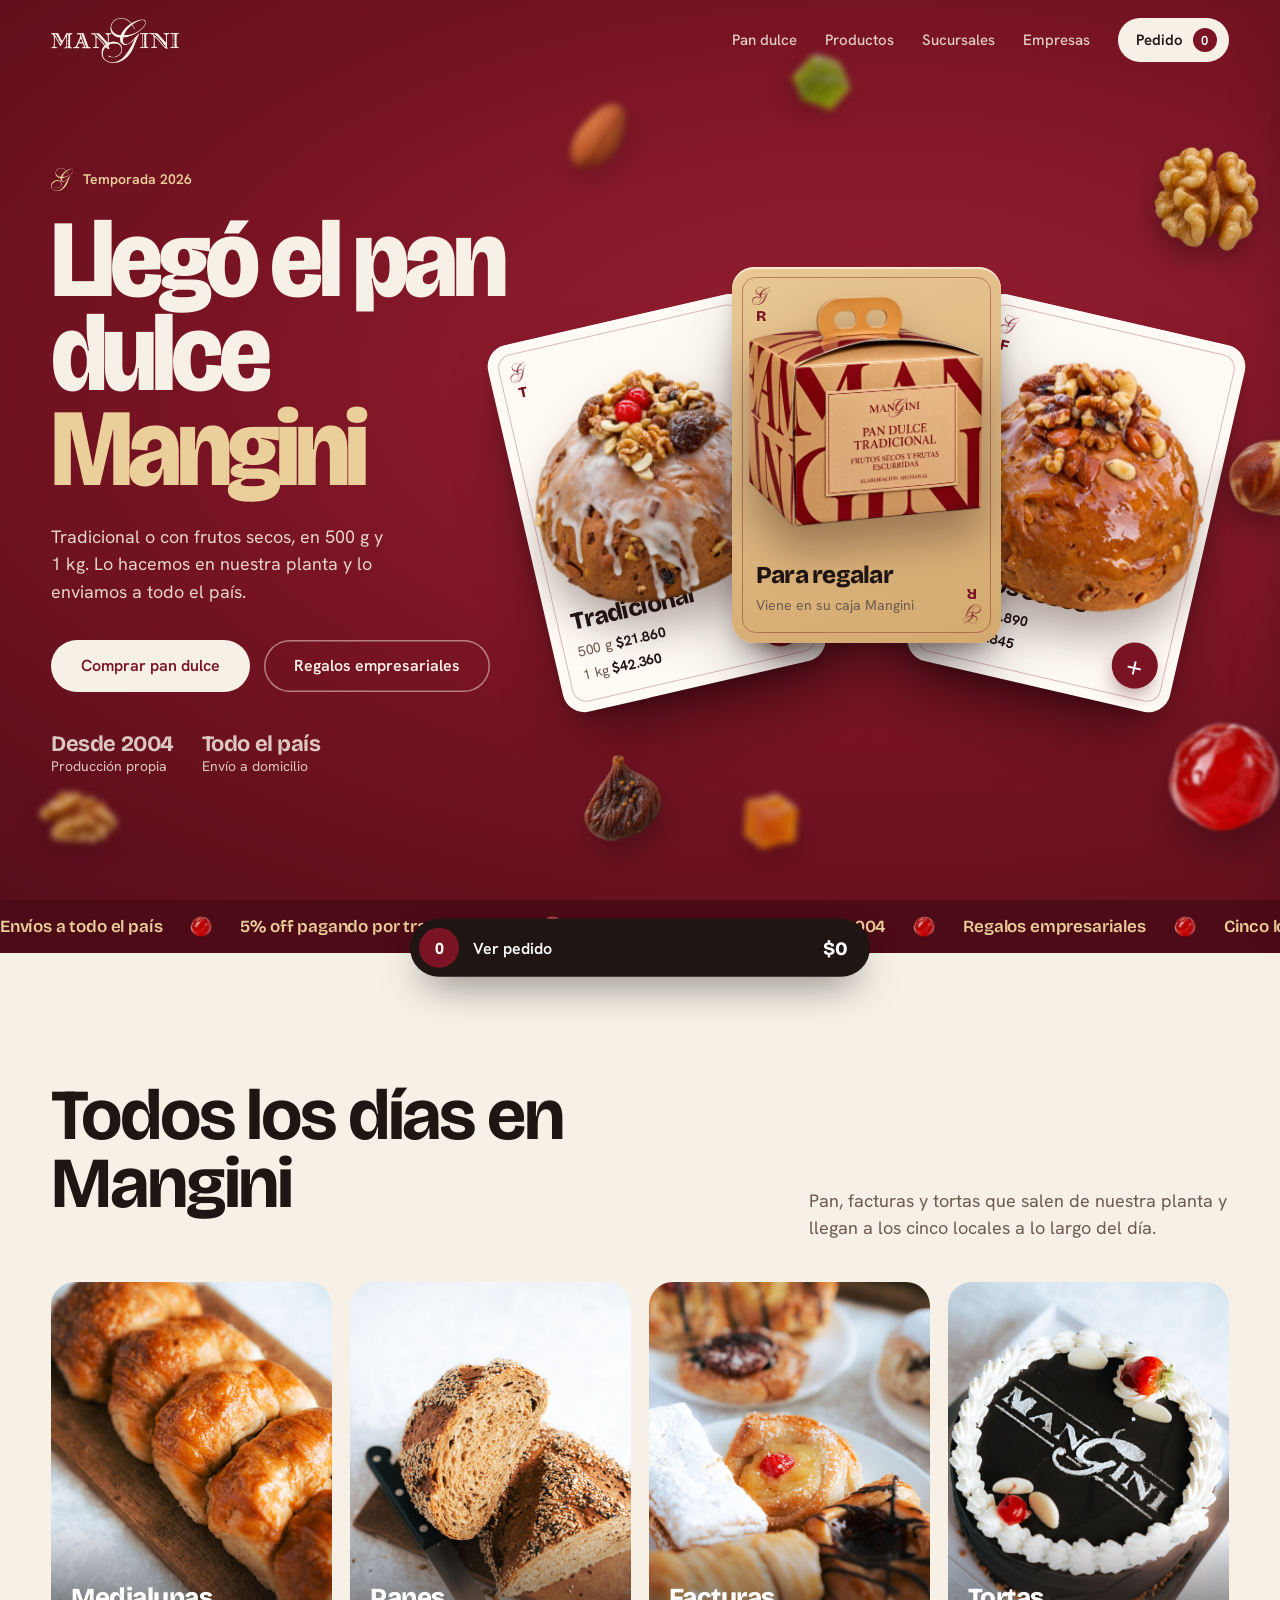
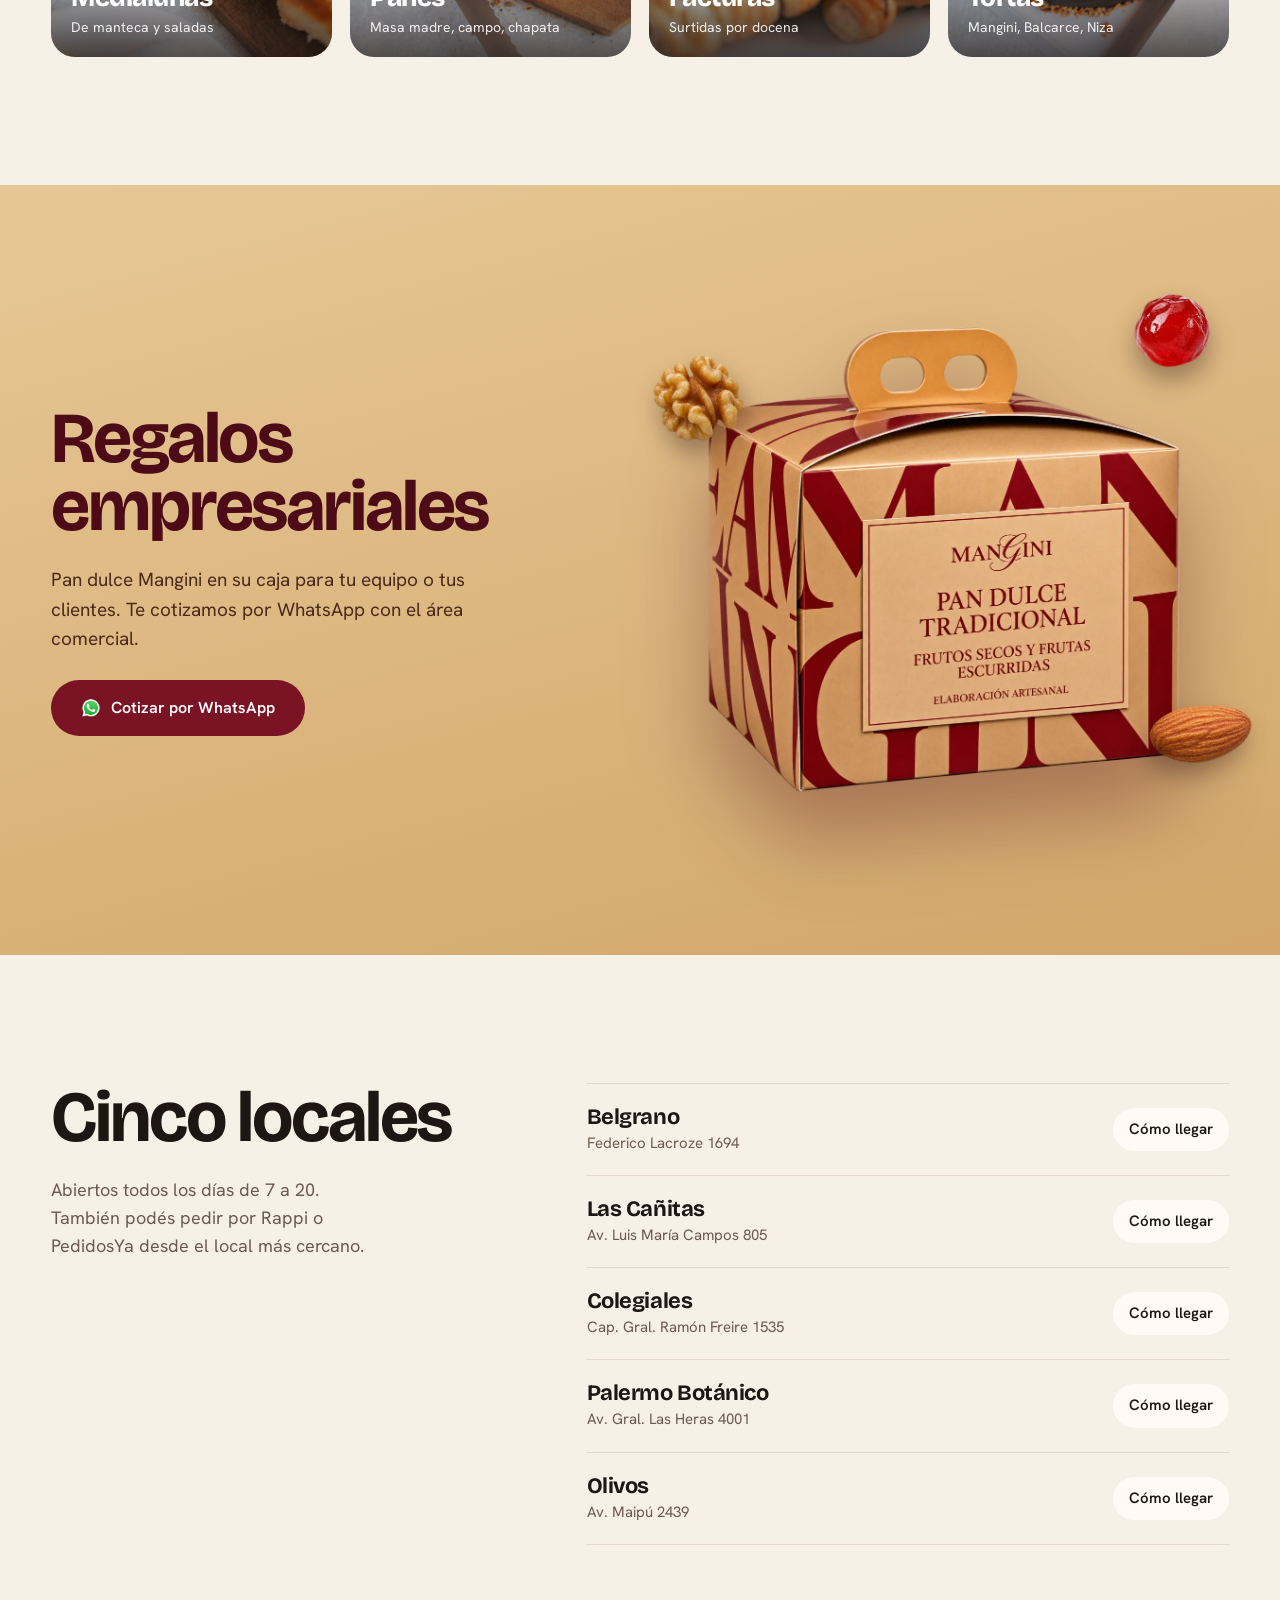
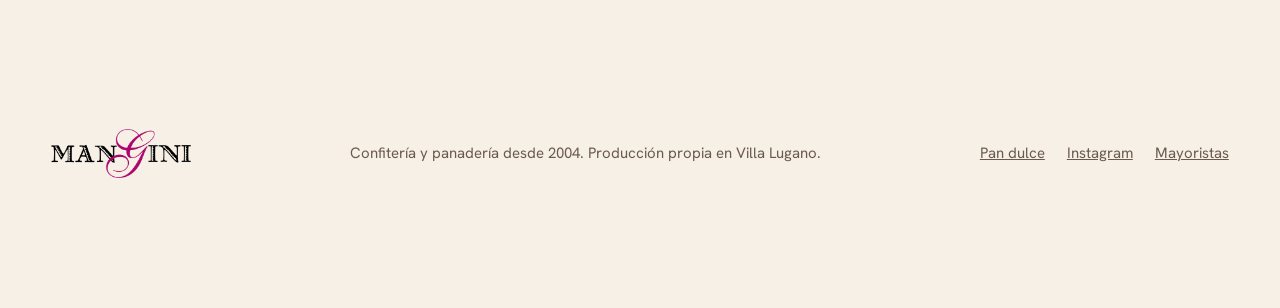
<file: nueva/index.html>
<!doctype html>
<html lang="es-AR">
<head>
<meta charset="utf-8">
<meta name="viewport" content="width=device-width, initial-scale=1">
<meta name="robots" content="noindex">
<link rel="icon" href="/favicon.png">
<link rel="apple-touch-icon" href="/apple-touch-icon.png">
<title>Mangini</title>
<link rel="preconnect" href="https://fonts.googleapis.com">
<link rel="preconnect" href="https://fonts.gstatic.com" crossorigin>
<link href="https://fonts.googleapis.com/css2?family=Bricolage+Grotesque:opsz,wdth,wght@12..96,75..100,400..800&family=Hanken+Grotesk:wght@400;500;600;700&display=swap" rel="stylesheet">
<link rel="stylesheet" href="/nueva/m2.css?v=11">
<style>
.daily{padding:clamp(80px,10vw,140px) var(--gutter);max-width:1320px;margin:0 auto}
.daily-head{display:flex;justify-content:space-between;align-items:end;gap:32px;margin-bottom:40px}
.daily-head p{color:var(--tinta-2);max-width:42ch;font-size:18px}
.tiles{display:grid;grid-template-columns:repeat(4,minmax(0,1fr));gap:18px}
.tile{position:relative;border-radius:24px;overflow:hidden;text-decoration:none;color:#fff;aspect-ratio:3/4}
.tile img{width:100%;height:100%;object-fit:cover;transition:transform .6s var(--ease)}
.tile:hover img{transform:scale(1.06)}
.tile div{position:absolute;inset:auto 0 0;padding:60px 20px 18px;background:linear-gradient(180deg,transparent,rgba(31,21,19,.75))}
.tile strong{display:block;font:800 26px var(--display);letter-spacing:-.02em}
.tile span{font-size:14px;opacity:.9}
.branches{padding:clamp(80px,10vw,140px) var(--gutter)}
.branches-inner{max-width:1320px;margin:0 auto;display:grid;grid-template-columns:minmax(0,5fr) minmax(0,7fr);gap:clamp(32px,6vw,96px);align-items:start}
.branches .lead{color:var(--tinta-2);font-size:18px;max-width:34ch}
.blist{list-style:none;padding:0}
.blist li{display:grid;grid-template-columns:1fr auto;gap:2px 24px;padding:20px 0;border-top:1px solid var(--linea)}
.blist li:last-child{border-bottom:1px solid var(--linea)}
.blist strong{font:700 22px var(--display);letter-spacing:-.02em}
.blist span{color:var(--tinta-2);font-size:15px;grid-column:1}
.blist a{grid-row:1/3;grid-column:2;align-self:center;font-weight:600;font-size:15px;background:var(--papel);padding:10px 16px;border-radius:999px;text-decoration:none}
@media (max-width:900px){.daily-head{flex-direction:column;align-items:start}.tiles{grid-template-columns:repeat(2,minmax(0,1fr));gap:12px}.tile strong{font-size:20px}.branches-inner{grid-template-columns:minmax(0,1fr)}}
</style>
</head>
<body>

<header class="nav" data-nav>
  <a href="/nueva/" aria-label="Mangini, inicio">
    <img class="logo logo-light" src="/nueva/img/logo-crema.png" alt="Mangini">
    <img class="logo logo-dark" src="/nueva/img/logo.png" alt="">
  </a>
  <nav class="nav-links" aria-label="Principal">
    <a href="/nueva/pan-dulce.html">Pan dulce</a>
    <a href="#productos">Productos</a>
    <a href="#sucursales">Sucursales</a>
    <a href="/nueva/pan-dulce.html#empresas">Empresas</a>
  </nav>
  <button class="cart-btn" type="button" data-open-cart>Pedido <span class="n" data-count>0</span></button>
</header>

<main>
  <section class="hero" data-hero>
    <div class="hero-copy">
      <p class="hero-kicker"><img src="/nueva/img/suit-g-oro.png" alt="">Temporada 2026</p>
      <h1>Llegó el pan dulce <span>Mangini</span></h1>
      <p class="hero-lede">Tradicional o con frutos secos, en 500 g y 1 kg. Lo hacemos en nuestra planta y lo enviamos a todo el país.</p>
      <div class="hero-ctas">
        <a class="btn btn-cream" href="/nueva/pan-dulce.html">Comprar pan dulce</a>
        <a class="btn btn-line" href="/nueva/pan-dulce.html#empresas">Regalos empresariales</a>
      </div>
      <div class="hero-meta">
        <div><b>Desde 2004</b>Producción propia</div>
        <div><b>Todo el país</b>Envío a domicilio</div>
      </div>
    </div>

    <div class="deck-wrap">
      <div class="deck" data-deck>
        <div class="card" data-slot="l" data-pick="tradicional" style="--i:0;z-index:1">
          <div class="card-float">
            <a class="card-face" href="/nueva/pan-dulce.html#elegir">
              <span class="pip pip-tl"><img src="/nueva/img/suit-g.png" alt="">T</span>
              <span class="pip pip-br"><img src="/nueva/img/suit-g.png" alt="">T</span>
              <div class="card-info">
                <h3>Tradicional</h3>
                <span class="card-prices"><span>500 g <b>$21.860</b></span><span>1 kg <b>$42.360</b></span></span>
              </div>
            </a>
            <img class="card-prod" src="/nueva/img/cut-tradicional.webp" alt="Pan dulce Tradicional con glasé">
            <button class="card-add" type="button" data-quick="tradicional" aria-label="Agregar Tradicional 1 kg al pedido">+</button>
          </div>
        </div>
        <div class="card" data-slot="r" data-pick="frutos" style="--i:2;z-index:2">
          <div class="card-float">
            <a class="card-face" href="/nueva/pan-dulce.html#elegir">
              <span class="pip pip-tl"><img src="/nueva/img/suit-g.png" alt="">F</span>
              <span class="pip pip-br"><img src="/nueva/img/suit-g.png" alt="">F</span>
              <div class="card-info">
                <h3>Frutos secos</h3>
                <span class="card-prices"><span>500 g <b>$24.890</b></span><span>1 kg <b>$46.845</b></span></span>
              </div>
            </a>
            <img class="card-prod" src="/nueva/img/cut-frutos.webp" alt="Pan dulce de Frutos secos">
            <button class="card-add" type="button" data-quick="frutos" aria-label="Agregar Frutos secos 1 kg al pedido">+</button>
          </div>
        </div>
        <div class="card card-box" data-slot="c" style="--i:1;z-index:3">
          <div class="card-float">
            <a class="card-face" href="/nueva/pan-dulce.html#empresas">
              <span class="pip pip-tl"><img src="/nueva/img/suit-g.png" alt="">R</span>
              <span class="pip pip-br"><img src="/nueva/img/suit-g.png" alt="">R</span>
              <div class="card-info">
                <h3>Para regalar</h3>
                <span class="card-prices"><span>Viene en su caja Mangini</span></span>
              </div>
            </a>
            <img class="card-prod" src="/nueva/img/cut-caja.webp" alt="Caja de pan dulce Mangini">
          </div>
        </div>
      </div>
    </div>

    <span class="ing far"  style="--x:44%;--y:12%;--s:70px;--d:.4;--t:11s;--rot:-20deg"><img src="/nueva/img/ing-almendra.webp" alt=""></span>
    <span class="ing"      style="--x:90%;--y:16%;--s:110px;--d:1;--t:9s;--rot:15deg;--z:6"><img src="/nueva/img/ing-nuez.webp" alt=""></span>
    <span class="ing near" style="--x:91%;--y:80%;--s:118px;--d:1.6;--t:10s;--rot:-10deg;--z:6"><img src="/nueva/img/ing-cereza.webp" alt=""></span>
    <span class="ing far"  style="--x:58%;--y:88%;--s:58px;--d:.5;--t:12s"><img src="/nueva/img/ing-naranja.webp" alt=""></span>
    <span class="ing"      style="--x:96%;--y:48%;--s:84px;--d:.9;--t:8s;--rot:30deg"><img src="/nueva/img/ing-avellana.webp" alt=""></span>
    <span class="ing far"  style="--x:62%;--y:6%;--s:56px;--d:.3;--t:13s;--rot:40deg"><img src="/nueva/img/ing-verde.webp" alt=""></span>
    <span class="ing"      style="--x:45%;--y:84%;--s:84px;--d:.8;--t:10s;--rot:-25deg;--z:6"><img src="/nueva/img/ing-higo.webp" alt=""></span>
    <span class="ing far"  style="--x:3%;--y:88%;--s:80px;--d:.4;--t:12s;--rot:20deg"><img src="/nueva/img/ing-nuez2.webp" alt=""></span>
  </section>

  <div class="ticker" aria-hidden="true">
    <div class="ticker-track">
      <span>Envíos a todo el país</span><img src="/nueva/img/ing-cereza.webp" alt="">
      <span>5% off pagando por transferencia</span><img src="/nueva/img/ing-cereza.webp" alt="">
      <span>Hecho en nuestra planta desde 2004</span><img src="/nueva/img/ing-cereza.webp" alt="">
      <span>Regalos empresariales</span><img src="/nueva/img/ing-cereza.webp" alt="">
      <span>Cinco locales en Buenos Aires</span><img src="/nueva/img/ing-cereza.webp" alt="">
      <span>Envíos a todo el país</span><img src="/nueva/img/ing-cereza.webp" alt="">
      <span>5% off pagando por transferencia</span><img src="/nueva/img/ing-cereza.webp" alt="">
      <span>Hecho en nuestra planta desde 2004</span><img src="/nueva/img/ing-cereza.webp" alt="">
      <span>Regalos empresariales</span><img src="/nueva/img/ing-cereza.webp" alt="">
      <span>Cinco locales en Buenos Aires</span><img src="/nueva/img/ing-cereza.webp" alt="">
    </div>
  </div>

  <section class="daily" id="productos">
    <div class="daily-head">
      <h2>Todos los días en Mangini</h2>
      <p>Pan, facturas y tortas que salen de nuestra planta y llegan a los cinco locales a lo largo del día.</p>
    </div>
    <div class="tiles">
      <a class="tile" href="#"><img src="/nueva/img/medialunas-dulces.jpg" alt=""><div><strong>Medialunas</strong><span>De manteca y saladas</span></div></a>
      <a class="tile" href="#"><img src="/nueva/img/pan-de-masa-madre.jpg" alt=""><div><strong>Panes</strong><span>Masa madre, campo, chapata</span></div></a>
      <a class="tile" href="#"><img src="/nueva/img/facturas-surtidas.jpg" alt=""><div><strong>Facturas</strong><span>Surtidas por docena</span></div></a>
      <a class="tile" href="#"><img src="/nueva/img/torta-mangini.jpg" alt=""><div><strong>Tortas</strong><span>Mangini, Balcarce, Niza</span></div></a>
    </div>
  </section>

  <section class="biz">
    <div class="biz-inner">
      <div>
        <h2>Regalos empresariales</h2>
        <p>Pan dulce Mangini en su caja para tu equipo o tus clientes. Te cotizamos por WhatsApp con el área comercial.</p>
        <a class="btn btn-bordo" href="/nueva/pan-dulce.html#empresas"><img src="/nueva/img/whatsapp.png" alt="">Cotizar por WhatsApp</a>
      </div>
      <div class="biz-box">
        <img src="/nueva/img/cut-caja.webp" alt="Caja de pan dulce Mangini">
        <span class="ing" style="--x:-6%;--y:8%;--s:90px;--d:0;--t:9s;--rot:-15deg"><img src="/nueva/img/ing-nuez.webp" alt=""></span>
        <span class="ing" style="--x:86%;--y:-4%;--s:80px;--d:0;--t:10s"><img src="/nueva/img/ing-cereza.webp" alt=""></span>
        <span class="ing" style="--x:90%;--y:74%;--s:96px;--d:0;--t:11s;--rot:25deg"><img src="/nueva/img/ing-almendra.webp" alt=""></span>
      </div>
    </div>
  </section>

  <section class="branches" id="sucursales">
    <div class="branches-inner">
      <div>
        <h2>Cinco locales</h2>
        <p class="lead">Abiertos todos los días de 7 a 20. También podés pedir por Rappi o PedidosYa desde el local más cercano.</p>
      </div>
      <ul class="blist">
        <li><strong>Belgrano</strong><span>Federico Lacroze 1694</span><a href="#">Cómo llegar</a></li>
        <li><strong>Las Cañitas</strong><span>Av. Luis María Campos 805</span><a href="#">Cómo llegar</a></li>
        <li><strong>Colegiales</strong><span>Cap. Gral. Ramón Freire 1535</span><a href="#">Cómo llegar</a></li>
        <li><strong>Palermo Botánico</strong><span>Av. Gral. Las Heras 4001</span><a href="#">Cómo llegar</a></li>
        <li><strong>Olivos</strong><span>Av. Maipú 2439</span><a href="#">Cómo llegar</a></li>
      </ul>
    </div>
  </section>
</main>

<footer class="foot">
  <img src="/nueva/img/logo.png" alt="Mangini">
  <p>Confitería y panadería desde 2004. Producción propia en Villa Lugano.</p>
  <nav><a href="/nueva/pan-dulce.html">Pan dulce</a><a href="#">Instagram</a><a href="#">Mayoristas</a></nav>
</footer>

<script src="/nueva/pedido.js?v=4"></script>
<script>
const $=s=>document.querySelector(s);
requestAnimationFrame(()=>setTimeout(()=>$('.deck-wrap').classList.add('is-dealt'),60));
const hero=$('[data-hero]');
hero.addEventListener('pointermove',e=>{const r=hero.getBoundingClientRect();hero.style.setProperty('--mx',((e.clientX-r.left)/r.width*2-1).toFixed(3));hero.style.setProperty('--my',((e.clientY-r.top)/r.height*2-1).toFixed(3))});
hero.addEventListener('pointerleave',()=>{hero.style.setProperty('--mx',0);hero.style.setProperty('--my',0)});
const nav=$('[data-nav]');const onScroll=()=>nav.classList.toggle('is-solid',scrollY>innerHeight*.75);addEventListener('scroll',onScroll,{passive:true});onScroll();
</script>
</body>
</html>
</file>
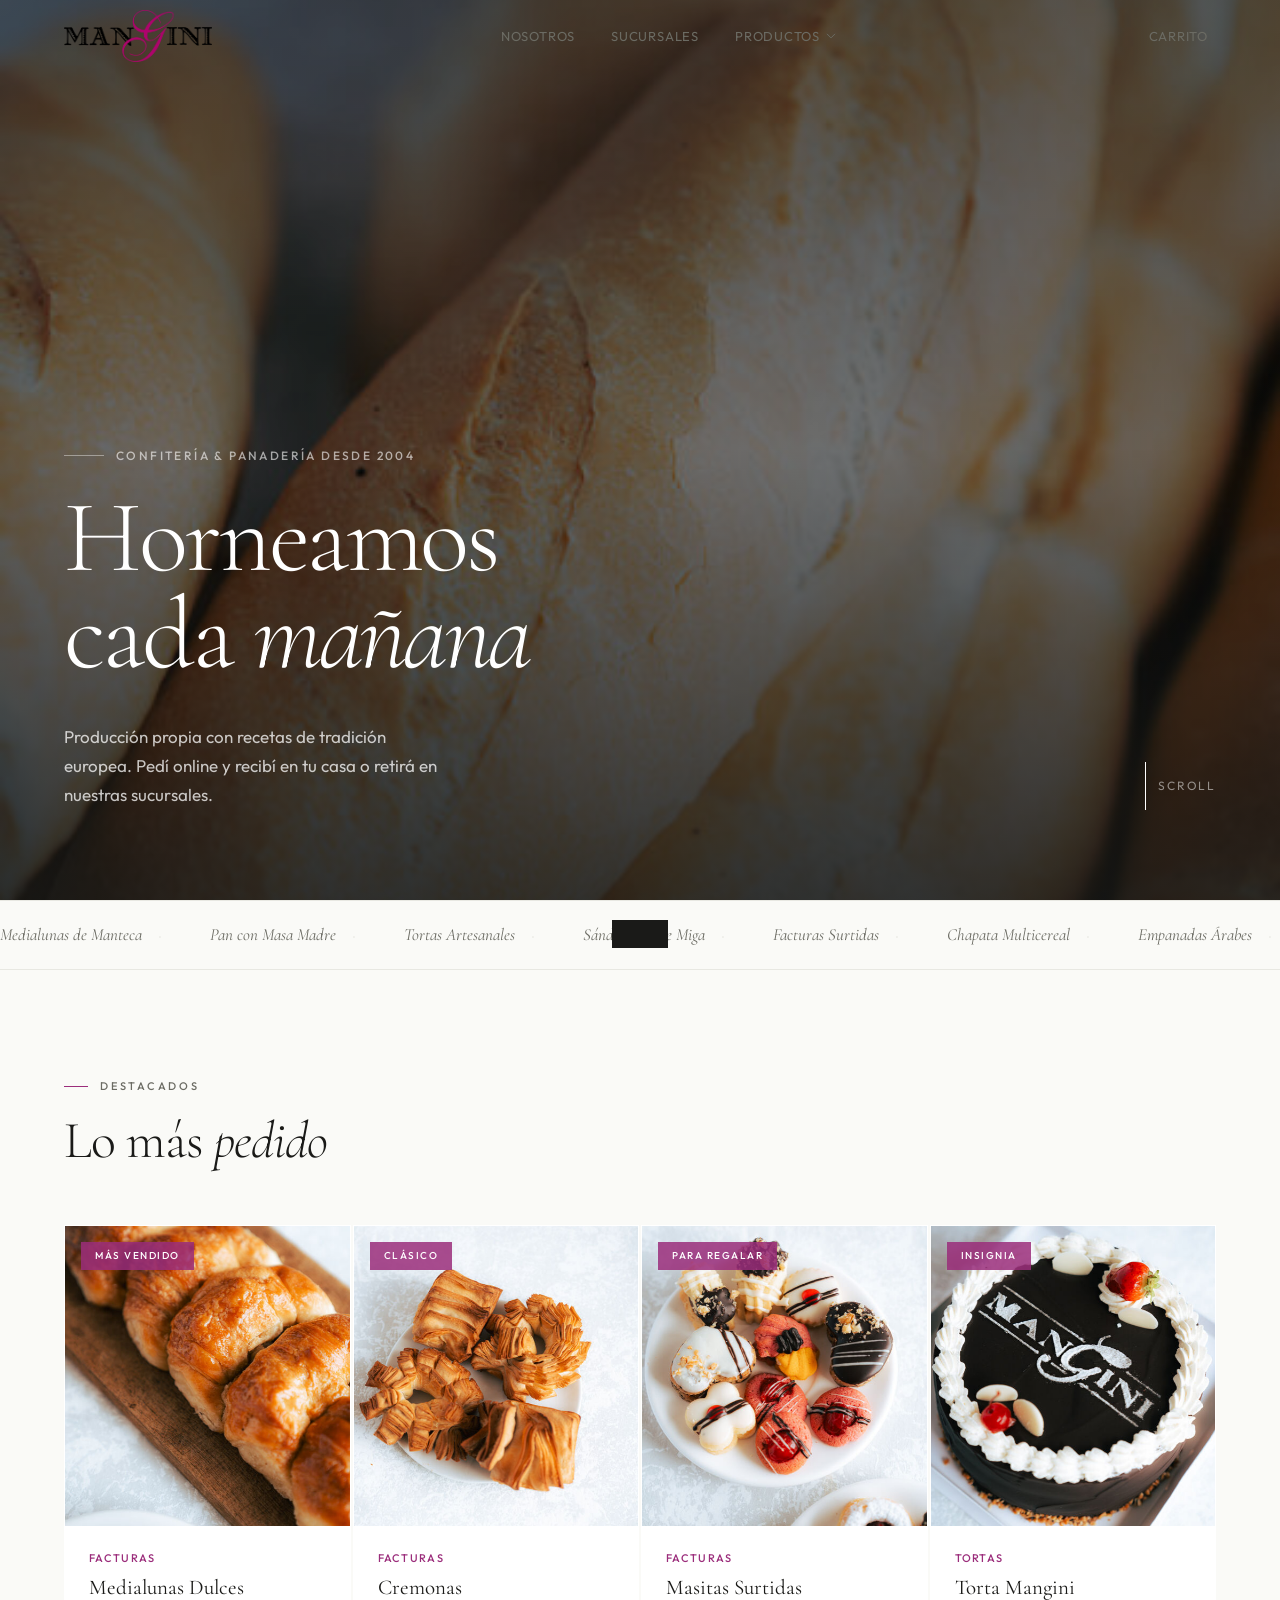
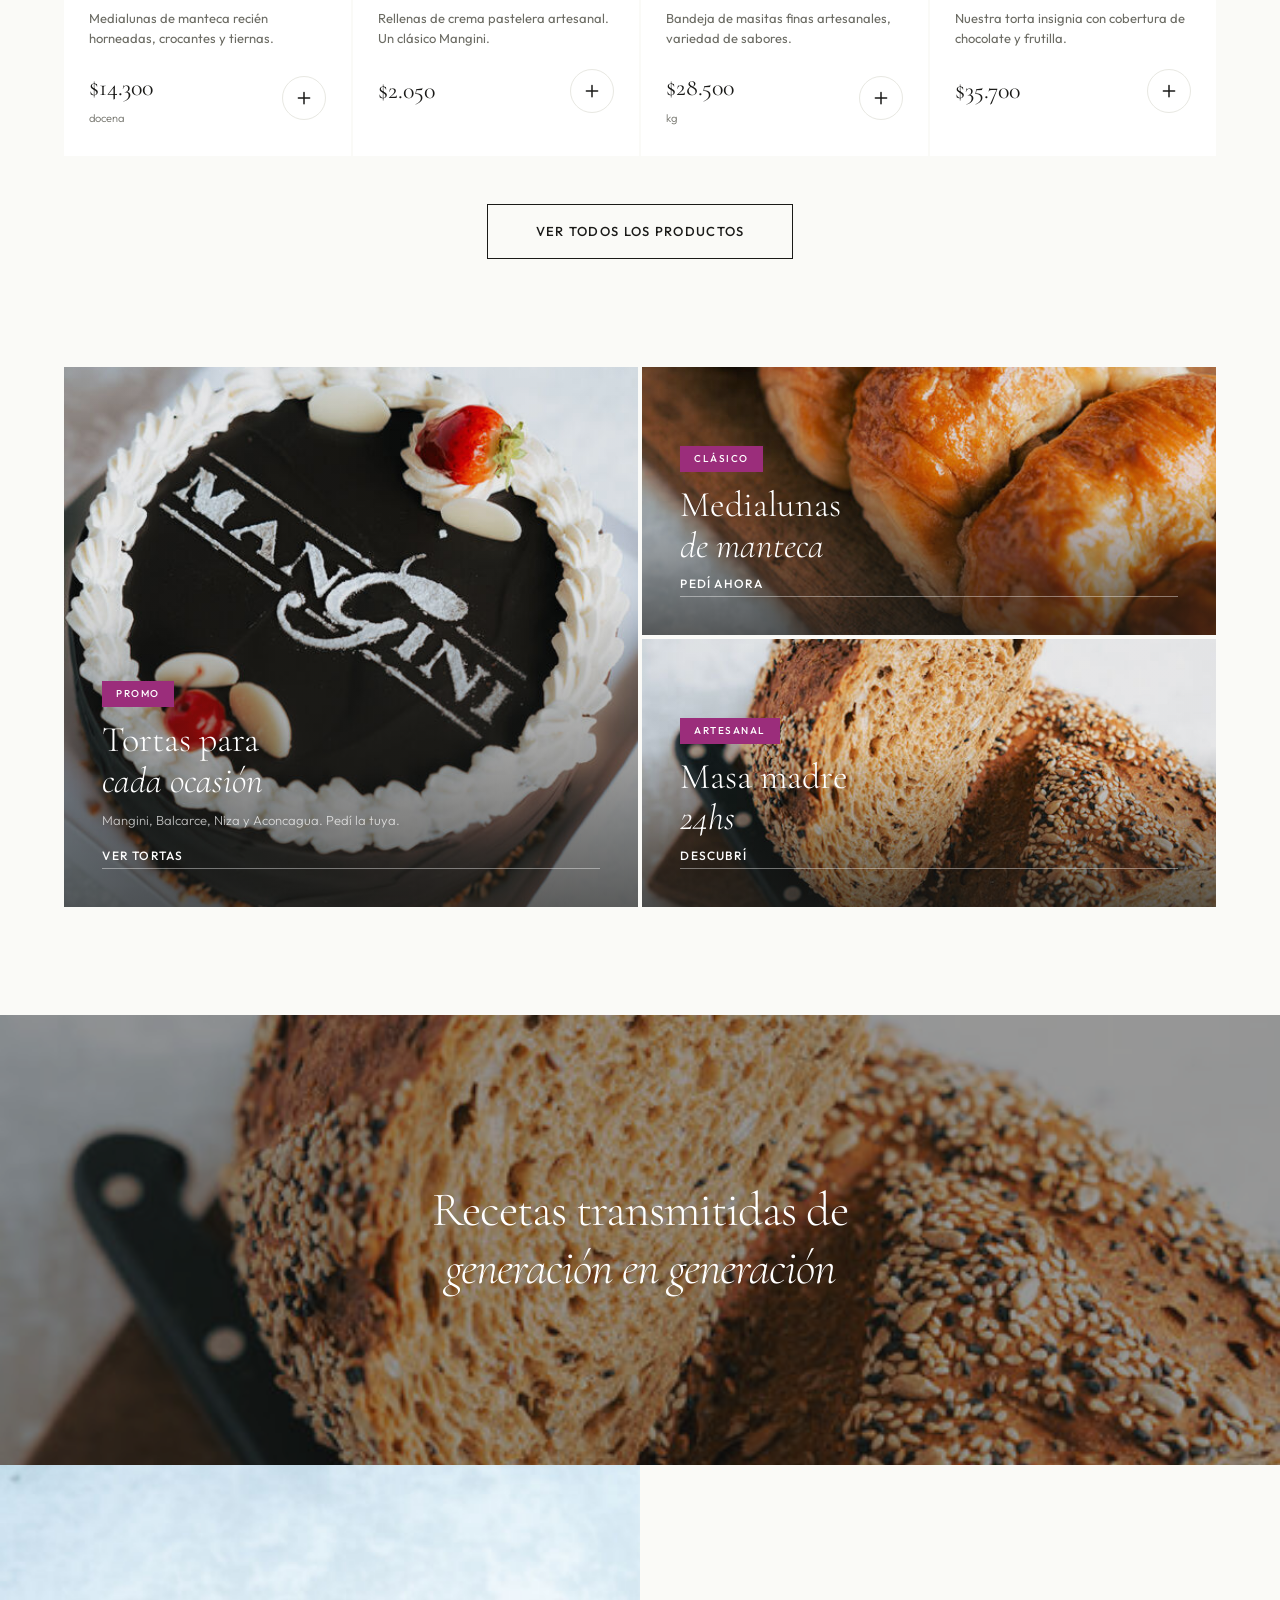
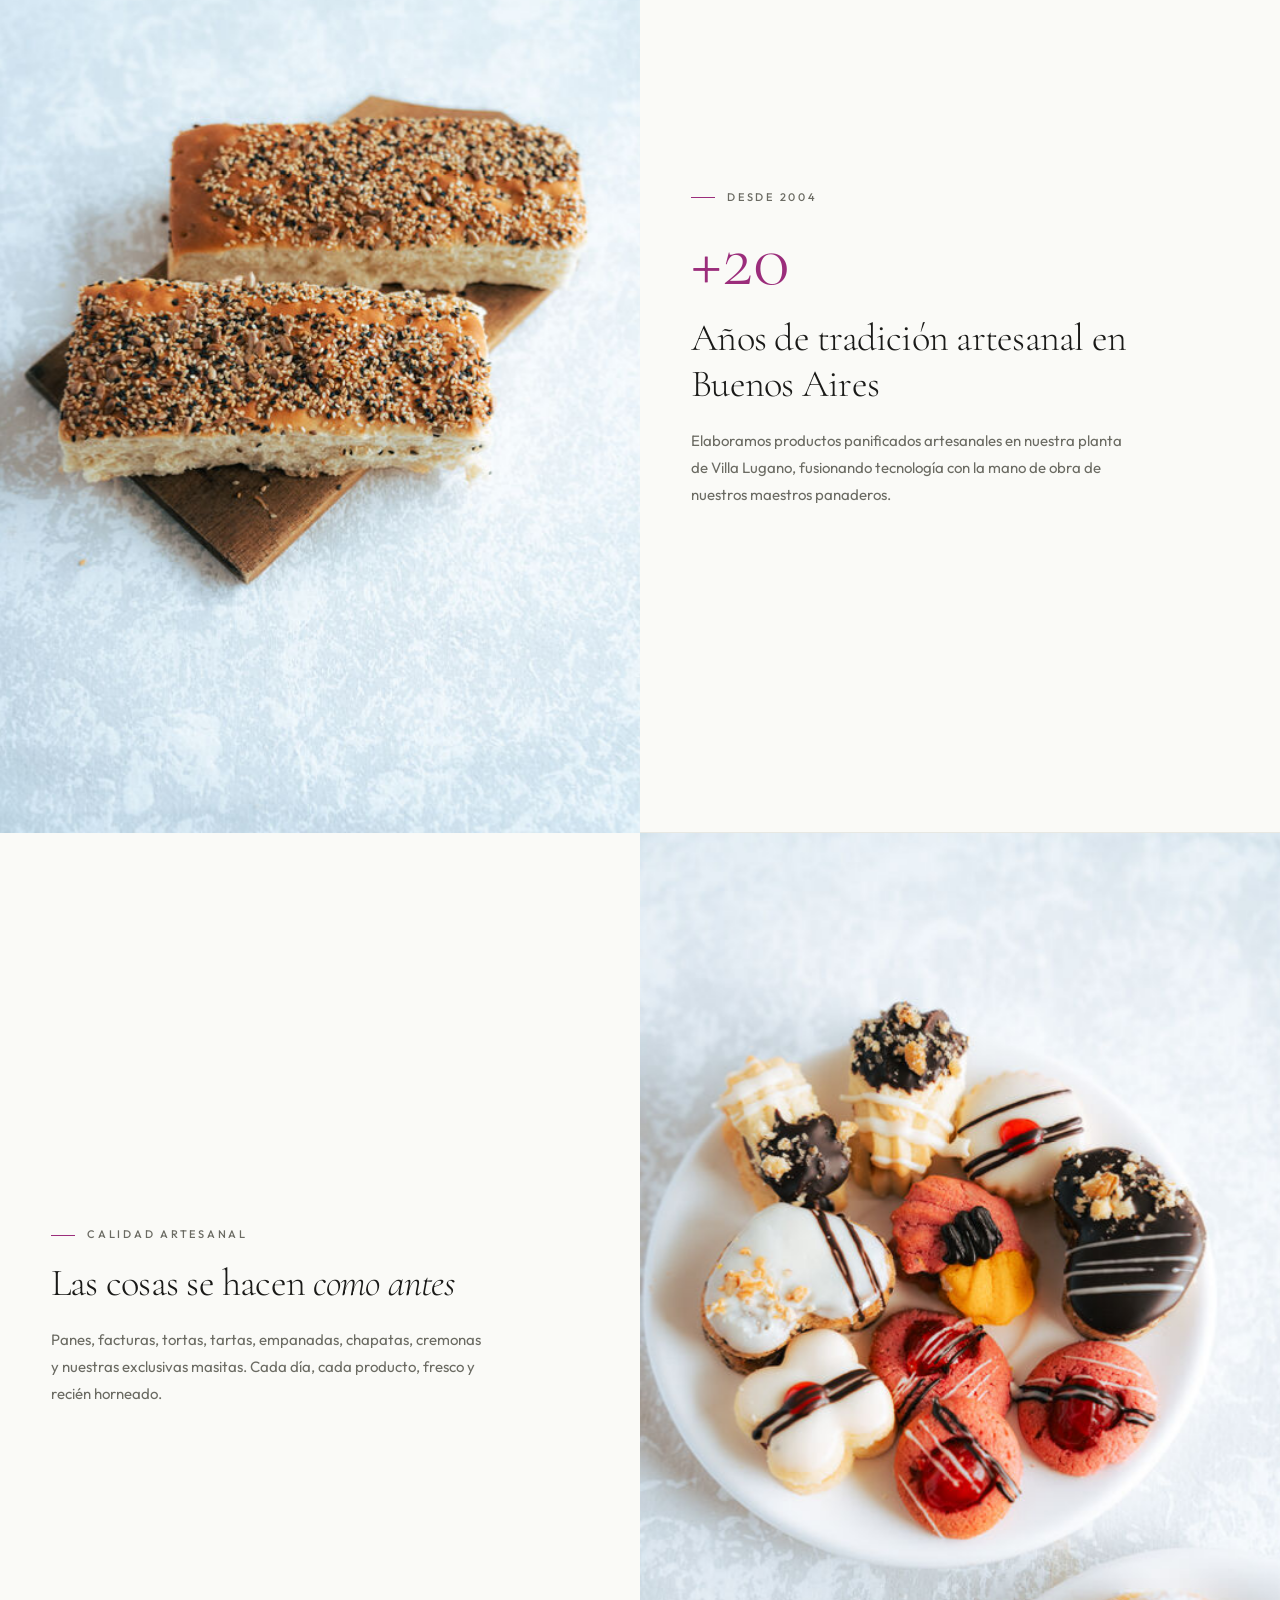
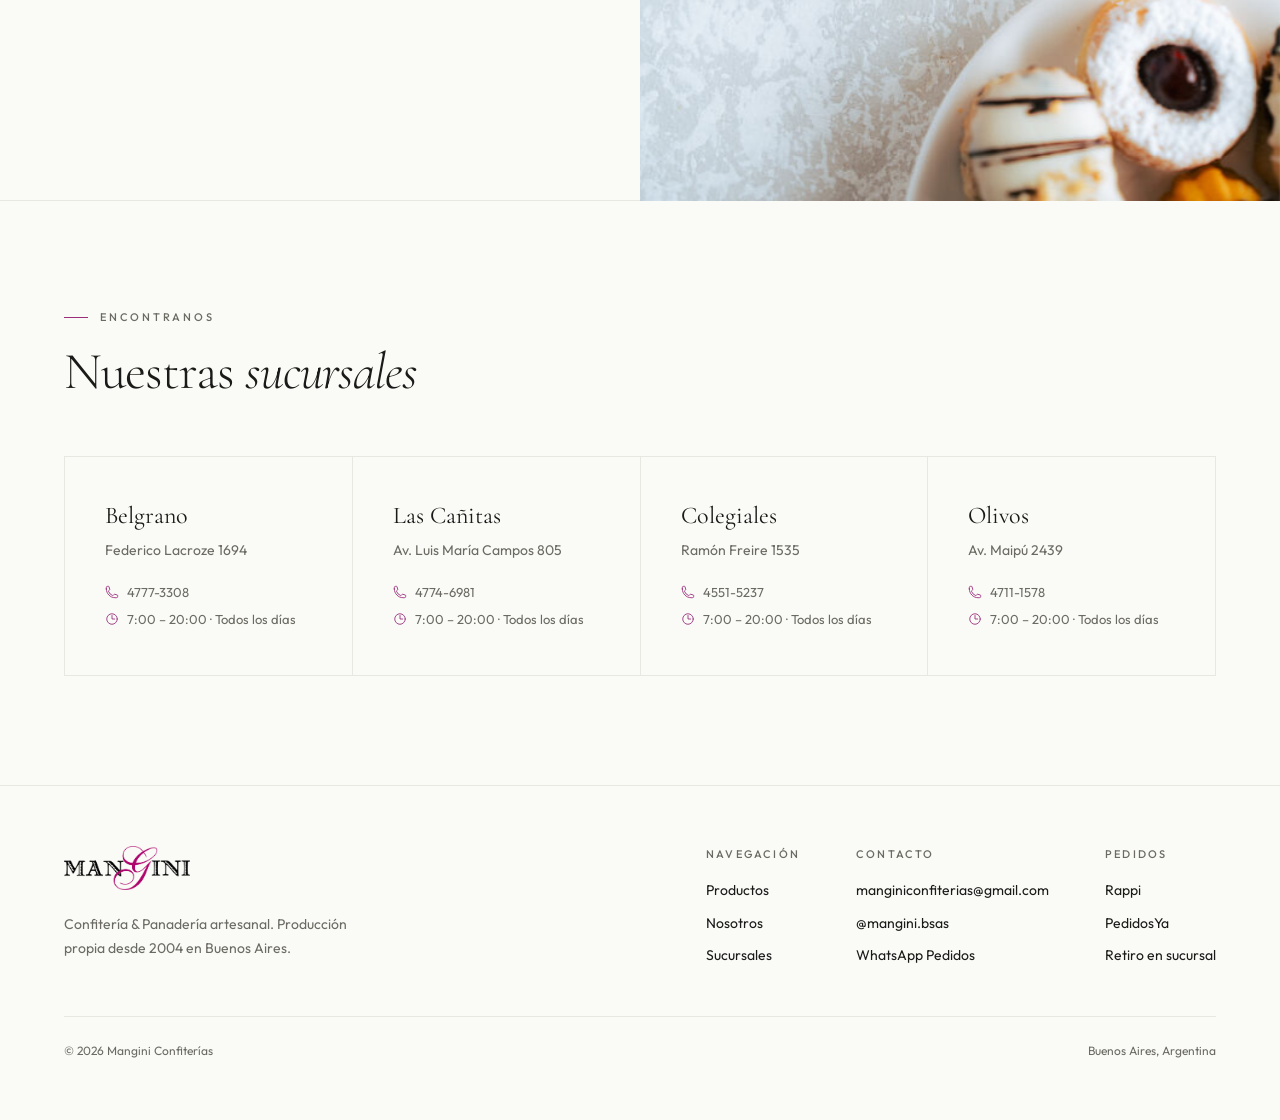
<file: index_old.html>
<!DOCTYPE html>
<html lang="es">
<head>
<meta charset="UTF-8">
<meta name="viewport" content="width=device-width, initial-scale=1.0">
<link rel="icon" href="favicon.ico" type="image/x-icon">
<link rel="icon" href="favicon.png" type="image/png" sizes="32x32">
<link rel="apple-touch-icon" href="apple-touch-icon.png">
<title>Mangini — Confitería & Panadería Artesanal</title>
<link rel="preconnect" href="https://fonts.googleapis.com">
<link href="https://fonts.googleapis.com/css2?family=Cormorant+Garamond:ital,wght@0,300;0,400;0,500;0,600;1,300;1,400&family=Outfit:wght@300;400;500;600&display=swap" rel="stylesheet">
<style>
*,*::before,*::after{box-sizing:border-box;margin:0;padding:0}
:root{
  --bg:#FAFAF7;--fg:#1A1A18;--muted:#6B6B63;--accent:#9B2D7B;--accent2:#B8860B;
  --accent-soft:rgba(155,45,123,.06);--line:#E8E8E2;--card:#FFFFFF;
  --font-serif:'Cormorant Garamond',Georgia,serif;
  --font-sans:'Outfit',system-ui,sans-serif;
  --ease:cubic-bezier(.16,1,.3,1);
}
html{scroll-behavior:smooth;overscroll-behavior:none}
body{font-family:var(--font-sans);background:var(--bg);color:var(--fg);line-height:1.6;-webkit-font-smoothing:antialiased;overflow-x:hidden;overscroll-behavior:none}

/* ── REVEAL ── */
[data-r]{opacity:0;transform:translateY(40px);transition:opacity .7s var(--ease),transform .7s var(--ease);will-change:opacity,transform}
[data-r].v{opacity:1;transform:translateY(0)}
[data-r="l"]{transform:translateX(-50px)}[data-r="l"].v{transform:translateX(0)}
[data-r="r"]{transform:translateX(50px)}[data-r="r"].v{transform:translateX(0)}
[data-r="s"]{transform:scale(.96);opacity:0}[data-r="s"].v{transform:scale(1);opacity:1}
[data-r="f"]{transform:none;opacity:0}[data-r="f"].v{opacity:1}

/* ── HEADER ── */
.hdr{position:fixed;top:0;left:0;right:0;z-index:100;padding:0 clamp(24px,5vw,80px);height:72px;display:flex;align-items:center;transition:background .4s var(--ease),border-color .4s var(--ease);will-change:background}
.hdr.s{background:rgba(250,250,247,.92);backdrop-filter:blur(16px);-webkit-backdrop-filter:blur(16px);border-bottom:1px solid var(--line)}
.hdr-in{width:100%;max-width:1400px;margin:0 auto;display:flex;align-items:center;justify-content:space-between}
.logo{display:flex;align-items:center;text-decoration:none}
.logo img{height:52px;width:auto}
.nav{display:flex;align-items:center;gap:36px}
.nav a{font-size:13px;font-weight:400;color:var(--muted);text-decoration:none;letter-spacing:.06em;text-transform:uppercase;transition:color .3s;position:relative}
.nav a::after{content:'';position:absolute;bottom:-2px;left:0;right:0;height:1px;background:var(--fg);transform:scaleX(0);transform-origin:right;transition:transform .4s var(--ease)}
.nav a:hover{color:var(--fg)}.nav a:hover::after{transform:scaleX(1);transform-origin:left}
.nav-dd{position:relative}
.nav-dd>a::after{display:none}
.nav-dd>a{display:flex;align-items:center;gap:5px}
.nav-dd>a svg{width:12px;height:12px;transition:transform .3s var(--ease)}
.nav-dd:hover>a svg{transform:rotate(180deg)}
.nav-dd-menu{position:absolute;top:100%;left:-16px;padding-top:12px;opacity:0;visibility:hidden;transform:translateY(8px);transition:all .3s var(--ease)}
.nav-dd:hover .nav-dd-menu{opacity:1;visibility:visible;transform:translateY(0)}
.nav-dd-menu ul{list-style:none;background:var(--card);border:1px solid var(--line);box-shadow:0 12px 40px rgba(26,26,24,.08);min-width:200px;padding:8px 0}
.nav-dd-menu li a{display:block;padding:10px 24px;font-size:13px;font-weight:400;color:var(--muted);text-decoration:none;letter-spacing:.03em;text-transform:none;transition:background .2s,color .2s}
.nav-dd-menu li a::after{display:none}
.nav-dd-menu li a:hover{background:var(--accent-soft);color:var(--fg)}
.cart-t{position:relative;background:none;border:none;cursor:pointer;padding:8px;display:flex;align-items:center;gap:8px;font-family:var(--font-sans);font-size:13px;font-weight:400;color:var(--muted);letter-spacing:.06em;text-transform:uppercase;transition:color .3s}
.cart-t:hover{color:var(--fg)}
.cart-t .dot{width:7px;height:7px;border-radius:50%;background:var(--accent);opacity:0;transform:scale(0);transition:all .4s var(--ease)}
.cart-t .dot.on{opacity:1;transform:scale(1)}
.mob-t{display:none;background:none;border:none;cursor:pointer;width:40px;height:40px;flex-direction:column;justify-content:center;align-items:center;gap:5px;z-index:102}
.mob-t span{display:block;width:20px;height:1.5px;background:var(--fg);transition:transform .3s var(--ease),opacity .3s}
.mob-t.active span:nth-child(1){transform:translateY(6.5px) rotate(45deg)}
.mob-t.active span:nth-child(2){opacity:0}
.mob-t.active span:nth-child(3){transform:translateY(-6.5px) rotate(-45deg)}

/* ── MOBILE NAV ── */
.mob-nav{position:fixed;inset:0;z-index:101;background:var(--bg);display:flex;flex-direction:column;align-items:center;justify-content:center;gap:32px;opacity:0;visibility:hidden;transition:opacity .4s var(--ease),visibility .4s}
.mob-nav.open{opacity:1;visibility:visible}
.mob-nav a{font-family:var(--font-serif);font-size:32px;font-weight:300;color:var(--fg);text-decoration:none;letter-spacing:-.01em;transition:color .3s}
.mob-nav a:hover{color:var(--accent)}

/* ── HERO ── */
.hero{position:relative;height:100vh;overflow:hidden;display:flex;align-items:flex-end}
.hero-img{position:absolute;inset:0}
.hero-img img{width:100%;height:100%;object-fit:cover;filter:brightness(.5)}
.hero-img::after{content:'';position:absolute;inset:0;background:linear-gradient(0deg,rgba(26,26,24,.75) 0%,rgba(26,26,24,.15) 50%,rgba(26,26,24,.35) 100%)}
.hero-c{position:relative;z-index:1;padding:0 clamp(24px,5vw,80px);padding-bottom:clamp(60px,10vh,120px);max-width:1400px;margin:0 auto;width:100%}
.hero-over{font-size:12px;font-weight:500;letter-spacing:.2em;text-transform:uppercase;color:rgba(255,255,255,.6);margin-bottom:24px;display:flex;align-items:center;gap:12px}
.hero-over::before{content:'';width:40px;height:1px;background:rgba(255,255,255,.4)}
.hero h1{font-family:var(--font-serif);font-size:clamp(44px,8vw,110px);font-weight:300;line-height:.95;letter-spacing:-.03em;color:#fff;max-width:800px}
.hero h1 em{font-style:italic}
.hero-bot{display:flex;align-items:flex-end;justify-content:space-between;margin-top:40px;gap:40px;flex-wrap:wrap}
.hero-desc{font-size:clamp(15px,1.4vw,17px);color:rgba(255,255,255,.75);max-width:380px;font-weight:400;line-height:1.7}
.hero-scr{display:flex;align-items:center;gap:12px;font-size:12px;letter-spacing:.15em;text-transform:uppercase;color:rgba(255,255,255,.5)}
.scr-line{width:1px;height:48px;background:rgba(255,255,255,.2);position:relative;overflow:hidden}
.scr-line::after{content:'';position:absolute;top:0;left:0;width:1px;height:100%;background:#fff;animation:scrP 2s ease infinite;will-change:transform}
@keyframes scrP{0%{transform:translateY(-100%)}50%{transform:translateY(0)}100%{transform:translateY(100%)}}

/* ── MARQUEE ── */
.mrq{border-top:1px solid var(--line);border-bottom:1px solid var(--line);padding:18px 0;overflow:hidden}
.mrq-tk{display:flex;gap:48px;animation:mrqA 40s linear infinite;width:max-content;will-change:transform}
.mrq-i{font-family:var(--font-serif);font-size:17px;font-weight:400;font-style:italic;color:var(--muted);white-space:nowrap;display:flex;align-items:center;gap:16px}
.mrq-i::after{content:'·';font-style:normal;font-size:20px;color:var(--line)}
@keyframes mrqA{0%{transform:translateX(0)}100%{transform:translateX(-50%)}}

/* ── SECTION ── */
.sec{padding:clamp(80px,12vh,140px) clamp(24px,5vw,80px);max-width:1400px;margin:0 auto}
.sec-lab{font-size:11px;font-weight:500;letter-spacing:.25em;text-transform:uppercase;color:var(--muted);margin-bottom:16px;display:flex;align-items:center;gap:12px}
.sec-lab::before{content:'';width:24px;height:1px;background:var(--accent)}
.sec-ttl{font-family:var(--font-serif);font-size:clamp(32px,5vw,52px);font-weight:300;line-height:1.1;letter-spacing:-.02em;max-width:600px;margin-bottom:56px}
.sec-ttl em{font-style:italic}

/* ── FILTERS ── */
.flt{display:flex;gap:4px;margin-bottom:48px;flex-wrap:wrap}
.flt-b{padding:10px 22px;border-radius:100px;border:1px solid var(--line);background:transparent;font-family:var(--font-sans);font-size:13px;font-weight:400;color:var(--muted);cursor:pointer;transition:all .35s var(--ease);letter-spacing:.02em}
.flt-b:hover{border-color:var(--fg);color:var(--fg)}
.flt-b.on{background:var(--fg);color:var(--bg);border-color:var(--fg)}

/* ── PRODUCT GRID ── */
.pgrid{display:grid;grid-template-columns:repeat(auto-fill,minmax(280px,1fr));gap:2px}
.pcard{background:var(--card);cursor:pointer;position:relative;transition:transform .4s var(--ease),box-shadow .4s var(--ease),border-color .4s var(--ease);overflow:hidden;border:1px solid transparent;will-change:transform}
.pcard:hover{border-color:var(--line);transform:translateY(-4px);box-shadow:0 20px 60px rgba(26,26,24,.06)}
.pcard-img{height:300px;overflow:hidden;position:relative;background:var(--line)}
.pcard-img img{width:100%;height:100%;object-fit:cover;transition:transform .5s var(--ease);will-change:transform}
.pcard:hover .pcard-img img{transform:scale(1.06)}
.pcard-tag{position:absolute;top:16px;left:16px;font-size:10px;font-weight:500;letter-spacing:.15em;text-transform:uppercase;color:#fff;background:rgba(155,45,123,.85);padding:6px 14px;z-index:2}
.pcard-body{padding:24px 24px 28px}
.pcard-cat{font-size:11px;font-weight:500;letter-spacing:.12em;text-transform:uppercase;color:var(--accent);margin-bottom:8px}
.pcard-name{font-family:var(--font-serif);font-size:21px;font-weight:400;line-height:1.25;margin-bottom:6px}
.pcard-desc{font-size:13px;color:var(--muted);font-weight:400;line-height:1.6;margin-bottom:20px;display:-webkit-box;-webkit-line-clamp:2;-webkit-box-orient:vertical;overflow:hidden}
.pcard-ft{display:flex;align-items:center;justify-content:space-between}
.pcard-pr{font-family:var(--font-serif);font-size:24px;font-weight:400}
.pcard-pr small{display:block;font-family:var(--font-sans);font-size:11px;color:var(--muted);font-weight:300;margin-top:2px}
.add-b{width:44px;height:44px;border-radius:50%;border:1px solid var(--line);background:transparent;cursor:pointer;display:grid;place-items:center;transition:background .3s var(--ease),color .3s var(--ease),border-color .3s var(--ease);color:var(--fg);flex-shrink:0}
.add-b:hover{background:var(--fg);color:var(--bg);border-color:var(--fg)}
.add-b svg{width:18px;height:18px;transition:transform .3s var(--ease)}
.add-b:hover svg{transform:rotate(90deg)}
.add-b.ok{background:var(--accent);border-color:var(--accent);color:#fff;animation:aP .4s var(--ease)}
@keyframes aP{0%{transform:scale(1)}40%{transform:scale(1.2)}100%{transform:scale(1)}}

/* ── CTA BUTTON ── */
.cta-btn{display:inline-block;padding:16px 48px;border:1px solid var(--fg);color:var(--fg);font-family:var(--font-sans);font-size:13px;font-weight:500;letter-spacing:.1em;text-transform:uppercase;text-decoration:none;transition:background .4s var(--ease),color .4s var(--ease)}
.cta-btn:hover{background:var(--fg);color:var(--bg)}

/* ── PROMO SECTION ── */
.promo-sec{padding:0 clamp(24px,5vw,80px);max-width:1400px;margin:0 auto clamp(80px,12vh,140px)}
.promo-grid{display:grid;grid-template-columns:1fr 1fr;grid-template-rows:1fr 1fr;gap:4px;height:clamp(500px,60vh,700px)}
.promo-card{position:relative;overflow:hidden;cursor:pointer}
.promo-card img{width:100%;height:100%;object-fit:cover;transition:transform .6s var(--ease)}
.promo-card:hover img{transform:scale(1.05)}
.promo-big{grid-row:1/3}
.promo-ov{position:absolute;inset:0;background:linear-gradient(0deg,rgba(26,26,24,.7) 0%,rgba(26,26,24,.1) 60%);display:flex;flex-direction:column;justify-content:flex-end;padding:clamp(20px,3vw,40px)}
.promo-badge{display:inline-block;width:fit-content;font-size:10px;font-weight:500;letter-spacing:.15em;text-transform:uppercase;color:#fff;background:var(--accent);padding:5px 14px;margin-bottom:12px}
.promo-t{font-family:var(--font-serif);font-size:clamp(22px,3vw,36px);font-weight:300;color:#fff;line-height:1.15;margin-bottom:8px}
.promo-t em{font-style:italic}
.promo-p{font-size:13px;color:rgba(255,255,255,.7);font-weight:300;margin-bottom:16px;max-width:300px}
.promo-cta{display:inline-block;font-size:12px;font-weight:500;letter-spacing:.1em;text-transform:uppercase;color:#fff;text-decoration:none;border-bottom:1px solid rgba(255,255,255,.4);padding-bottom:2px;transition:border-color .3s}
.promo-cta:hover{border-color:#fff}

/* ── IMAGE BREAK ── */
.img-brk{width:100%;height:50vh;min-height:360px;overflow:hidden;position:relative}
.img-brk img{width:100%;height:100%;object-fit:cover}
.img-brk .ib-ov{position:absolute;inset:0;display:flex;align-items:center;justify-content:center;background:rgba(26,26,24,.45)}
.img-brk .ib-t{font-family:var(--font-serif);font-size:clamp(28px,4vw,48px);font-weight:300;color:#fff;text-align:center;letter-spacing:-.02em;line-height:1.2;max-width:600px;padding:0 24px}
.img-brk .ib-t em{font-style:italic}

/* ── SPLIT ── */
.split{display:grid;grid-template-columns:1fr 1fr;min-height:70vh}
.sp-img{overflow:hidden;position:relative}
.sp-img img{width:100%;height:100%;object-fit:cover;transition:transform 4s ease;will-change:transform}
.sp-img:hover img{transform:scale(1.04)}
.sp-text{padding:clamp(48px,6vh,100px) clamp(24px,4vw,64px);display:flex;flex-direction:column;justify-content:center;border-bottom:1px solid var(--line)}
.sp-num{font-family:var(--font-serif);font-size:clamp(48px,6vw,80px);font-weight:300;color:var(--accent);line-height:1;margin-bottom:16px}
.sp-h{font-family:var(--font-serif);font-size:clamp(26px,3vw,40px);font-weight:300;line-height:1.2;letter-spacing:-.02em;margin-bottom:20px}
.sp-h em{font-style:italic}
.sp-p{font-size:15px;color:var(--muted);font-weight:400;line-height:1.8;max-width:440px}

/* ── LOCATIONS ── */
.loc-g{display:grid;grid-template-columns:repeat(auto-fit,minmax(280px,1fr));gap:1px;background:var(--line);border:1px solid var(--line)}
.loc-c{background:var(--bg);padding:40px;transition:background .4s}
.loc-c:hover{background:var(--card)}
.loc-n{font-family:var(--font-serif);font-size:24px;font-weight:400;margin-bottom:4px}
.loc-a{font-size:14px;color:var(--muted);font-weight:400;margin-bottom:20px}
.loc-d{display:flex;align-items:center;gap:8px;font-size:13px;color:var(--muted);font-weight:400;margin-bottom:6px}
.loc-d svg{width:14px;height:14px;color:var(--accent);flex-shrink:0}

/* ── FOOTER ── */
.ftr{border-top:1px solid var(--line);padding:60px clamp(24px,5vw,80px)}
.ftr-in{max-width:1400px;margin:0 auto;display:flex;justify-content:space-between;align-items:flex-start;gap:40px;flex-wrap:wrap}
.ftr-l{max-width:300px}
.ftr-l img{height:44px;margin-bottom:16px}
.ftr-l p{font-size:14px;color:var(--muted);font-weight:400;line-height:1.7}
.ftr-cols{display:flex;gap:56px;flex-wrap:wrap}
.ftr-col h5{font-size:11px;font-weight:500;letter-spacing:.2em;text-transform:uppercase;color:var(--muted);margin-bottom:16px}
.ftr-col a{display:block;font-size:14px;color:var(--fg);text-decoration:none;font-weight:400;margin-bottom:10px;transition:color .2s}
.ftr-col a:hover{color:var(--accent)}
.ftr-bt{max-width:1400px;margin:40px auto 0;padding-top:24px;border-top:1px solid var(--line);display:flex;justify-content:space-between;font-size:12px;color:var(--muted);font-weight:400;flex-wrap:wrap;gap:12px}

/* ── CART DRAWER ── */
.c-ov{position:fixed;inset:0;z-index:200;background:rgba(26,26,24,.3);backdrop-filter:blur(8px);-webkit-backdrop-filter:blur(8px);opacity:0;visibility:hidden;transition:opacity .4s var(--ease),visibility .4s}
.c-ov.open{opacity:1;visibility:visible}
.c-dr{position:fixed;top:0;right:0;bottom:0;z-index:201;width:min(460px,100vw);background:var(--bg);transform:translateX(100%);transition:transform .5s var(--ease);display:flex;flex-direction:column;will-change:transform}
.c-dr.open{transform:translateX(0)}
.c-hd{display:flex;align-items:center;justify-content:space-between;padding:28px 32px;border-bottom:1px solid var(--line);flex-shrink:0}
.c-hd h2{font-family:var(--font-serif);font-size:24px;font-weight:400}
.c-hd-n{font-size:13px;color:var(--muted);font-weight:300;margin-left:8px}
.cl-b{width:40px;height:40px;border-radius:50%;border:1px solid var(--line);background:transparent;cursor:pointer;display:grid;place-items:center;transition:all .3s;color:var(--fg)}
.cl-b:hover{background:var(--fg);color:var(--bg)}
.cl-b svg{width:16px;height:16px}
.c-bd{flex:1;overflow-y:auto;padding:8px 0}
.c-em{display:flex;flex-direction:column;align-items:center;justify-content:center;height:100%;padding:40px;text-align:center}
.c-em-i{font-size:48px;margin-bottom:20px;opacity:.25}
.c-em p{font-size:15px;color:var(--muted);font-weight:300}
.ci{display:flex;gap:16px;padding:20px 32px;border-bottom:1px solid var(--line);animation:ciS .4s var(--ease)}
@keyframes ciS{from{opacity:0;transform:translateX(30px)}to{opacity:1;transform:translateX(0)}}
.ci-img{width:64px;height:64px;flex-shrink:0;border-radius:6px;overflow:hidden;background:var(--line)}
.ci-img img{width:100%;height:100%;object-fit:cover}
.ci-nfo{flex:1;min-width:0}
.ci-nm{font-size:15px;font-weight:400;margin-bottom:2px}
.ci-pr{font-family:var(--font-serif);font-size:16px;color:var(--accent)}
.ci-q{display:flex;align-items:center;gap:12px;margin-top:10px}
.q-b{width:28px;height:28px;border-radius:50%;border:1px solid var(--line);background:transparent;cursor:pointer;display:grid;place-items:center;font-size:14px;color:var(--fg);transition:all .2s}
.q-b:hover{border-color:var(--fg)}
.ci-qn{font-size:14px;font-weight:500;min-width:20px;text-align:center}
.ci-rm{align-self:flex-start;padding:4px;background:none;border:none;cursor:pointer;color:var(--muted);transition:color .2s}
.ci-rm:hover{color:#C62828}
.ci-rm svg{width:16px;height:16px}
.c-ft{border-top:1px solid var(--line);padding:28px 32px;flex-shrink:0}
.c-ln{display:flex;justify-content:space-between;font-size:13px;color:var(--muted);font-weight:300;margin-bottom:8px}
.c-tot{display:flex;justify-content:space-between;font-family:var(--font-serif);font-size:22px;margin-bottom:24px}
.ck-b{width:100%;padding:16px;border:none;background:var(--fg);color:var(--bg);font-family:var(--font-sans);font-size:14px;font-weight:500;letter-spacing:.06em;text-transform:uppercase;cursor:pointer;transition:all .4s var(--ease);position:relative;overflow:hidden}
.ck-b::after{content:'';position:absolute;inset:0;background:var(--accent);transform:translateY(100%);transition:transform .4s var(--ease)}
.ck-b span{position:relative;z-index:1}
.ck-b:hover::after{transform:translateY(0)}.ck-b:hover{color:#fff}
.wa-i{text-align:center;font-size:11px;color:var(--muted);margin-top:12px;font-weight:300}

/* ── TOAST ── */
.tst{position:fixed;bottom:32px;left:50%;transform:translateX(-50%) translateY(80px);background:var(--fg);color:var(--bg);padding:14px 28px;font-size:13px;font-weight:400;z-index:300;transition:transform .5s var(--ease)}
.tst.show{transform:translateX(-50%) translateY(0)}

@media(max-width:900px){
  .split{grid-template-columns:1fr}.sp-img{height:50vw;min-height:260px}
  .nav{display:none}.mob-t{display:flex}
  .ftr-in{flex-direction:column}.ftr-cols{gap:40px}
  .loc-g{grid-template-columns:1fr 1fr}
  .promo-grid{grid-template-columns:1fr;grid-template-rows:auto;height:auto}
  .promo-big{grid-row:auto}
  .promo-card{height:280px}
}
@media(max-width:600px){
  .hdr{height:64px;padding:0 16px}
  .logo img{height:40px}
  .hero{height:85vh}
  .hero h1{font-size:clamp(32px,9vw,48px)}
  .hero-c{padding:0 20px;padding-bottom:48px}
  .hero-desc{font-size:14px;max-width:280px}
  .hero-scr{display:none}
  .mrq-i{font-size:15px}
  .sec{padding:60px 20px}
  .sec-ttl{font-size:clamp(28px,7vw,40px);margin-bottom:36px}
  .flt{gap:6px;margin-bottom:32px}
  .flt-b{padding:8px 16px;font-size:12px}
  .pgrid{grid-template-columns:1fr 1fr;gap:1px}
  .pcard-img{height:140px}
  .pcard-body{padding:10px 10px 12px}
  .pcard-cat{font-size:9px;margin-bottom:2px}
  .pcard-name{font-size:14px;margin-bottom:2px}
  .pcard-desc{display:none}
  .pcard-pr{font-size:16px}
  .pcard-pr small{font-size:10px}
  .pcard-ft{margin-top:0}
  .pcard-tag{font-size:8px;padding:4px 8px;top:8px;left:8px}
  .add-b{width:32px;height:32px}
  .add-b svg{width:14px;height:14px}
  .promo-card{height:220px}
  .promo-sec{padding:0 20px;margin-bottom:60px}
  .cta-btn{padding:14px 36px;font-size:12px}
  .img-brk{height:40vh;min-height:280px}
  .img-brk .ib-t{font-size:clamp(22px,6vw,32px)}
  .sp-text{padding:40px 20px}
  .sp-num{font-size:clamp(40px,10vw,60px)}
  .sp-h{font-size:clamp(22px,5vw,30px)}
  .sp-p{font-size:14px}
  .loc-g{grid-template-columns:1fr}
  .loc-c{padding:28px 20px}
  .ftr{padding:40px 20px}
  .ftr-cols{gap:32px}
  .c-hd{padding:20px}
  .ci{padding:16px 20px}
  .c-ft{padding:20px}
  .tst{font-size:12px;padding:12px 20px;bottom:20px}
}
@media(max-width:420px){
  .pcard-img{height:120px}
}
@media(prefers-reduced-motion:reduce){*,*::before,*::after{animation-duration:.01ms!important;transition-duration:.01ms!important}[data-r]{opacity:1;transform:none}}
</style>
</head>
<body>

<header class="hdr" id="hdr">
  <div class="hdr-in">
    <a href="index.html" class="logo"><img src="logo_mangini.png" alt="Mangini"></a>
    <div class="nav">
      <a href="#nosotros">Nosotros</a>
      <a href="#sucursales">Sucursales</a>
      <div class="nav-dd">
        <a href="productos.html">Productos <svg xmlns="http://www.w3.org/2000/svg" fill="none" viewBox="0 0 24 24" stroke-width="2" stroke="currentColor"><path stroke-linecap="round" stroke-linejoin="round" d="m19.5 8.25-7.5 7.5-7.5-7.5"/></svg></a>
        <div class="nav-dd-menu">
          <ul>
            <li><a href="productos.html">Todo el catálogo</a></li>
            <li><a href="productos.html?cat=Facturas">Facturas</a></li>
            <li><a href="productos.html?cat=Tortas">Tortas</a></li>
            <li><a href="productos.html?cat=Tartas y Salados">Tartas y Salados</a></li>
            <li><a href="productos.html?cat=Panes">Panes</a></li>
          </ul>
        </div>
      </div>
    </div>
    <div style="display:flex;align-items:center;gap:16px">
      <button class="cart-t" id="cOpen"><span class="dot" id="cDot"></span>Carrito</button>
      <button class="mob-t" id="mobT" aria-label="Menú"><span></span><span></span><span></span></button>
    </div>
  </div>
</header>

<nav class="mob-nav" id="mobNav">
  <a href="#nosotros" onclick="closeMob()">Nosotros</a>
  <a href="#sucursales" onclick="closeMob()">Sucursales</a>
  <a href="productos.html">Productos</a>
</nav>

<section class="hero">
  <div class="hero-img"><img src="img/pan%20frances.JPG" alt="Panadería Mangini" loading="eager"></div>
  <div class="hero-c">
    <div class="hero-over" data-r="f">Confitería & Panadería desde 2004</div>
    <h1 data-r>Horneamos<br>cada <em>mañana</em></h1>
    <div class="hero-bot">
      <p class="hero-desc" data-r data-d="200">Producción propia con recetas de tradición europea. Pedí online y recibí en tu casa o retirá en nuestras sucursales.</p>
      <div class="hero-scr" data-r="f" data-d="400"><div class="scr-line"></div>Scroll</div>
    </div>
  </div>
</section>

<div class="mrq">
  <div class="mrq-tk">
    <span class="mrq-i">Medialunas de Manteca</span><span class="mrq-i">Pan con Masa Madre</span><span class="mrq-i">Tortas Artesanales</span><span class="mrq-i">Sándwiches de Miga</span><span class="mrq-i">Facturas Surtidas</span><span class="mrq-i">Chapata Multicereal</span><span class="mrq-i">Empanadas Árabes</span><span class="mrq-i">Cremonas</span><span class="mrq-i">Tartas Saladas</span><span class="mrq-i">Pan de Campo</span>
    <span class="mrq-i">Medialunas de Manteca</span><span class="mrq-i">Pan con Masa Madre</span><span class="mrq-i">Tortas Artesanales</span><span class="mrq-i">Sándwiches de Miga</span><span class="mrq-i">Facturas Surtidas</span><span class="mrq-i">Chapata Multicereal</span><span class="mrq-i">Empanadas Árabes</span><span class="mrq-i">Cremonas</span><span class="mrq-i">Tartas Saladas</span><span class="mrq-i">Pan de Campo</span>
  </div>
</div>

<section class="sec" id="productos">
  <div class="sec-lab" data-r="f">Destacados</div>
  <h2 class="sec-ttl" data-r>Lo más <em>pedido</em></h2>
  <div class="pgrid" id="pGrid"></div>
  <div style="text-align:center;margin-top:48px" data-r="f" data-d="200">
    <a href="productos.html" class="cta-btn">Ver todos los productos</a>
  </div>
</section>

<section class="promo-sec" data-r="s">
  <div class="promo-grid">
    <div class="promo-card promo-big">
      <img src="img/torta mangini .JPG" alt="Torta Mangini" loading="lazy">
      <div class="promo-ov">
        <span class="promo-badge">Promo</span>
        <div class="promo-t">Tortas para<br><em>cada ocasión</em></div>
        <p class="promo-p">Mangini, Balcarce, Niza y Aconcagua. Pedí la tuya.</p>
        <a href="productos.html" class="promo-cta">Ver tortas</a>
      </div>
    </div>
    <div class="promo-card">
      <img src="img/MEDIALUNAS DULCES.JPG" alt="Medialunas" loading="lazy">
      <div class="promo-ov">
        <span class="promo-badge">Clásico</span>
        <div class="promo-t">Medialunas<br><em>de manteca</em></div>
        <a href="productos.html" class="promo-cta">Pedí ahora</a>
      </div>
    </div>
    <div class="promo-card">
      <img src="img/pan de masa madre .JPG" alt="Pan de Masa Madre" loading="lazy">
      <div class="promo-ov">
        <span class="promo-badge">Artesanal</span>
        <div class="promo-t">Masa madre<br><em>24hs</em></div>
        <a href="productos.html" class="promo-cta">Descubrí</a>
      </div>
    </div>
  </div>
</section>

<div class="img-brk" data-r="f">
  <img src="img/pan%20de%20masa%20madre%20.JPG" alt="Masa madre artesanal" loading="lazy">
  <div class="ib-ov"><div class="ib-t" data-r>Recetas transmitidas de<br><em>generación en generación</em></div></div>
</div>

<div class="split" id="nosotros">
  <div class="sp-img"><img src="img/chapata%20multicereal.JPG" alt="Chapata artesanal" loading="lazy"></div>
  <div class="sp-text">
    <div class="sec-lab" data-r="f">Desde 2004</div>
    <div class="sp-num" data-r="r">+20</div>
    <div class="sp-h" data-r="r" data-d="100">Años de tradición artesanal en Buenos Aires</div>
    <p class="sp-p" data-r="r" data-d="200">Elaboramos productos panificados artesanales en nuestra planta de Villa Lugano, fusionando tecnología con la mano de obra de nuestros maestros panaderos.</p>
  </div>
</div>
<div class="split" style="direction:rtl">
  <div class="sp-img" style="direction:ltr"><img src="img/masitas.JPG" alt="Masitas artesanales" loading="lazy"></div>
  <div class="sp-text" style="direction:ltr">
    <div class="sec-lab" data-r="f">Calidad artesanal</div>
    <div class="sp-h" data-r="l" data-d="100">Las cosas se hacen <em>como antes</em></div>
    <p class="sp-p" data-r="l" data-d="200">Panes, facturas, tortas, tartas, empanadas, chapatas, cremonas y nuestras exclusivas masitas. Cada día, cada producto, fresco y recién horneado.</p>
  </div>
</div>

<section class="sec" id="sucursales">
  <div class="sec-lab" data-r="f">Encontranos</div>
  <h2 class="sec-ttl" data-r>Nuestras <em>sucursales</em></h2>
  <div class="loc-g" data-r="s">
    <div class="loc-c"><div class="loc-n">Belgrano</div><div class="loc-a">Federico Lacroze 1694</div><div class="loc-d"><svg xmlns="http://www.w3.org/2000/svg" fill="none" viewBox="0 0 24 24" stroke-width="1.5" stroke="currentColor"><path stroke-linecap="round" stroke-linejoin="round" d="M2.25 6.75c0 8.284 6.716 15 15 15h2.25a2.25 2.25 0 0 0 2.25-2.25v-1.372c0-.516-.351-.966-.852-1.091l-4.423-1.106c-.44-.11-.902.055-1.173.417l-.97 1.293c-.282.376-.769.542-1.21.38a12.035 12.035 0 0 1-7.143-7.143c-.162-.441.004-.928.38-1.21l1.293-.97c.363-.271.527-.734.417-1.173L6.963 3.102a1.125 1.125 0 0 0-1.091-.852H4.5A2.25 2.25 0 0 0 2.25 4.5v2.25Z"/></svg>4777-3308</div><div class="loc-d"><svg xmlns="http://www.w3.org/2000/svg" fill="none" viewBox="0 0 24 24" stroke-width="1.5" stroke="currentColor"><path stroke-linecap="round" stroke-linejoin="round" d="M12 6v6h4.5m4.5 0a9 9 0 1 1-18 0 9 9 0 0 1 18 0Z"/></svg>7:00 – 20:00 · Todos los días</div></div>
    <div class="loc-c"><div class="loc-n">Las Cañitas</div><div class="loc-a">Av. Luis María Campos 805</div><div class="loc-d"><svg xmlns="http://www.w3.org/2000/svg" fill="none" viewBox="0 0 24 24" stroke-width="1.5" stroke="currentColor"><path stroke-linecap="round" stroke-linejoin="round" d="M2.25 6.75c0 8.284 6.716 15 15 15h2.25a2.25 2.25 0 0 0 2.25-2.25v-1.372c0-.516-.351-.966-.852-1.091l-4.423-1.106c-.44-.11-.902.055-1.173.417l-.97 1.293c-.282.376-.769.542-1.21.38a12.035 12.035 0 0 1-7.143-7.143c-.162-.441.004-.928.38-1.21l1.293-.97c.363-.271.527-.734.417-1.173L6.963 3.102a1.125 1.125 0 0 0-1.091-.852H4.5A2.25 2.25 0 0 0 2.25 4.5v2.25Z"/></svg>4774-6981</div><div class="loc-d"><svg xmlns="http://www.w3.org/2000/svg" fill="none" viewBox="0 0 24 24" stroke-width="1.5" stroke="currentColor"><path stroke-linecap="round" stroke-linejoin="round" d="M12 6v6h4.5m4.5 0a9 9 0 1 1-18 0 9 9 0 0 1 18 0Z"/></svg>7:00 – 20:00 · Todos los días</div></div>
    <div class="loc-c"><div class="loc-n">Colegiales</div><div class="loc-a">Ramón Freire 1535</div><div class="loc-d"><svg xmlns="http://www.w3.org/2000/svg" fill="none" viewBox="0 0 24 24" stroke-width="1.5" stroke="currentColor"><path stroke-linecap="round" stroke-linejoin="round" d="M2.25 6.75c0 8.284 6.716 15 15 15h2.25a2.25 2.25 0 0 0 2.25-2.25v-1.372c0-.516-.351-.966-.852-1.091l-4.423-1.106c-.44-.11-.902.055-1.173.417l-.97 1.293c-.282.376-.769.542-1.21.38a12.035 12.035 0 0 1-7.143-7.143c-.162-.441.004-.928.38-1.21l1.293-.97c.363-.271.527-.734.417-1.173L6.963 3.102a1.125 1.125 0 0 0-1.091-.852H4.5A2.25 2.25 0 0 0 2.25 4.5v2.25Z"/></svg>4551-5237</div><div class="loc-d"><svg xmlns="http://www.w3.org/2000/svg" fill="none" viewBox="0 0 24 24" stroke-width="1.5" stroke="currentColor"><path stroke-linecap="round" stroke-linejoin="round" d="M12 6v6h4.5m4.5 0a9 9 0 1 1-18 0 9 9 0 0 1 18 0Z"/></svg>7:00 – 20:00 · Todos los días</div></div>
    <div class="loc-c"><div class="loc-n">Olivos</div><div class="loc-a">Av. Maipú 2439</div><div class="loc-d"><svg xmlns="http://www.w3.org/2000/svg" fill="none" viewBox="0 0 24 24" stroke-width="1.5" stroke="currentColor"><path stroke-linecap="round" stroke-linejoin="round" d="M2.25 6.75c0 8.284 6.716 15 15 15h2.25a2.25 2.25 0 0 0 2.25-2.25v-1.372c0-.516-.351-.966-.852-1.091l-4.423-1.106c-.44-.11-.902.055-1.173.417l-.97 1.293c-.282.376-.769.542-1.21.38a12.035 12.035 0 0 1-7.143-7.143c-.162-.441.004-.928.38-1.21l1.293-.97c.363-.271.527-.734.417-1.173L6.963 3.102a1.125 1.125 0 0 0-1.091-.852H4.5A2.25 2.25 0 0 0 2.25 4.5v2.25Z"/></svg>4711-1578</div><div class="loc-d"><svg xmlns="http://www.w3.org/2000/svg" fill="none" viewBox="0 0 24 24" stroke-width="1.5" stroke="currentColor"><path stroke-linecap="round" stroke-linejoin="round" d="M12 6v6h4.5m4.5 0a9 9 0 1 1-18 0 9 9 0 0 1 18 0Z"/></svg>7:00 – 20:00 · Todos los días</div></div>
  </div>
</section>

<footer class="ftr">
  <div class="ftr-in">
    <div class="ftr-l"><img src="logo_mangini.png" alt="Mangini"><p>Confitería & Panadería artesanal. Producción propia desde 2004 en Buenos Aires.</p></div>
    <div class="ftr-cols">
      <div class="ftr-col"><h5>Navegación</h5><a href="productos.html">Productos</a><a href="#nosotros">Nosotros</a><a href="#sucursales">Sucursales</a></div>
      <div class="ftr-col"><h5>Contacto</h5><a href="mailto:manginiconfiterias@gmail.com">manginiconfiterias@gmail.com</a><a href="https://www.instagram.com/mangini.bsas/" target="_blank">@mangini.bsas</a><a href="https://wa.me/5491157491693" target="_blank">WhatsApp Pedidos</a></div>
      <div class="ftr-col"><h5>Pedidos</h5><a href="https://www.rappi.com.ar/restaurantes/112410-mangini" target="_blank">Rappi</a><a href="https://www.pedidosya.com.ar/cadenas/mangini" target="_blank">PedidosYa</a><a href="#">Retiro en sucursal</a></div>
    </div>
  </div>
  <div class="ftr-bt"><span>© 2026 Mangini Confiterías</span><span>Buenos Aires, Argentina</span></div>
</footer>

<div class="c-ov" id="cOv"></div>
<div class="c-dr" id="cDr">
  <div class="c-hd"><h2>Carrito<span class="c-hd-n" id="cCnt"></span></h2><button class="cl-b" id="cCl" aria-label="Cerrar"><svg xmlns="http://www.w3.org/2000/svg" fill="none" viewBox="0 0 24 24" stroke-width="1.8" stroke="currentColor"><path stroke-linecap="round" stroke-linejoin="round" d="M6 18 18 6M6 6l12 12"/></svg></button></div>
  <div class="c-bd" id="cBd"></div>
  <div class="c-ft" id="cFt" style="display:none">
    <div class="c-ln"><span>Subtotal</span><span id="cSub">$0</span></div>
    <div class="c-tot"><span>Total</span><span id="cTot">$0</span></div>
    <button class="ck-b" id="ckB"><span>Finalizar pedido por WhatsApp</span></button>
    <div class="wa-i">Se abre WhatsApp con tu pedido armado</div>
  </div>
</div>
<div class="tst" id="tst"></div>

<script>
const P=[
  {id:1,name:"Medialunas Dulces",desc:"Medialunas de manteca recién horneadas, crocantes y tiernas.",price:14300,cat:"Facturas",img:"img/MEDIALUNAS DULCES.JPG",tag:"Más vendido",unit:"docena"},
  {id:2,name:"Medialunas Saladas",desc:"Medialunas saladas ideales para sándwich o acompañar.",price:14300,cat:"Facturas",img:"img/medialunas saladas.JPG",unit:"docena"},
  {id:3,name:"Facturas Surtidas",desc:"Vigilantes, cañoncitos, cremona, bola de fraile y más.",price:14300,cat:"Facturas",img:"img/FACTURAS SURTIDAS.JPG",unit:"docena"},
  {id:4,name:"Cremonas",desc:"Rellenas de crema pastelera artesanal. Un clásico Mangini.",price:2050,cat:"Facturas",img:"img/cremonas.JPG",tag:"Clásico"},
  {id:5,name:"Tortitas Negras",desc:"Tortitas negras con cobertura de azúcar quemada, receta tradicional.",price:2050,cat:"Facturas",img:"img/tortitas negras.JPG"},
  {id:6,name:"Masitas Surtidas",desc:"Bandeja de masitas finas artesanales, variedad de sabores.",price:28500,cat:"Facturas",img:"img/masitas.JPG",tag:"Para regalar",unit:"kg"},
  {id:7,name:"Mini Alfajores de Maicena",desc:"Alfajorcitos caseros con dulce de leche y coco rallado.",price:6650,cat:"Facturas",img:"img/Mini Alfajoreces de maicena.JPG",unit:"¼ kg"},
  {id:8,name:"Pastaflora de Batata",desc:"Pastaflora casera rellena de dulce de batata, receta clásica.",price:26000,cat:"Facturas",img:"img/PASTAFLORA DE BATATA.JPG"},
  {id:10,name:"Torta Mangini",desc:"Nuestra torta insignia con cobertura de chocolate y frutilla.",price:35700,cat:"Tortas",img:"img/torta mangini .JPG",tag:"Insignia"},
  {id:11,name:"Torta Balcarce",desc:"Bizcochuelo, crema chantilly, merengue y dulce de leche.",price:35700,cat:"Tortas",img:"img/torta balcarce .JPG"},
  {id:12,name:"Torta Niza",desc:"Brownie, dulce de leche y merengue italiano. Irresistible.",price:35700,cat:"Tortas",img:"img/torta niza.JPG"},
  {id:13,name:"Torta Aconcagua",desc:"Glaseado de chocolate intenso con terminación artesanal.",price:35700,cat:"Tortas",img:"img/torta aconcagua.JPG"},
  {id:20,name:"Tarta de Puerro y Jamón",desc:"Tarta individual con puerro, jamón y queso gratinado.",price:6100,cat:"Tartas y Salados",img:"img/tarta de puerro y jamon.JPG"},
  {id:21,name:"Tarta de Calabaza",desc:"Tarta individual cremosa de calabaza asada.",price:6100,cat:"Tartas y Salados",img:"img/tarta de calabaza.JPG"},
  {id:22,name:"Tarta Calabaza y Acelga",desc:"Combinación de calabaza y acelga en masa casera.",price:6100,cat:"Tartas y Salados",img:"img/tarta calabaza y acelga.JPG"},
  {id:23,name:"Tarta de Queso",desc:"Tarta individual de queso gratinado, masa crocante.",price:6100,cat:"Tartas y Salados",img:"img/tarta salada de queso .JPG"},
  {id:24,name:"Canastita de J&Q",desc:"Canasta de jamón y queso en masa hojaldrada.",price:2850,cat:"Tartas y Salados",img:"img/canastita de jyq.JPG"},
  {id:25,name:"Canastita de Verdura",desc:"Canasta rellena de verduras frescas de estación.",price:2850,cat:"Tartas y Salados",img:"img/canastita de verdura.JPG"},
  {id:26,name:"Canastita de Humita",desc:"Canasta con relleno cremoso de humita casera.",price:2850,cat:"Tartas y Salados",img:"img/canastita de humita.JPG"},
  {id:27,name:"Empanada Árabe",desc:"Empanada de masa fina estilo árabe con carne especiada.",price:2850,cat:"Tartas y Salados",img:"img/empanada arabe.JPG"},
  {id:28,name:"Pastel de Papa",desc:"Pastel de papa gratinado con carne, en bandeja individual.",price:5700,cat:"Tartas y Salados",img:"img/pastel de papa.JPG"},
  {id:29,name:"Arrollado de Pollo",desc:"Arrollado de pollo con papa gratinado, listo para comer.",price:5700,cat:"Tartas y Salados",img:"img/arrollado de pollo con papa.JPG"},
  {id:30,name:"Pan Francés",desc:"Pan francés clásico, corteza dorada y miga esponjosa.",price:2550,cat:"Panes",img:"img/pan frances.JPG",unit:"½ kg"},
  {id:31,name:"Pan Flauta",desc:"Baguette alargada con corteza crocante y miga aireada.",price:2550,cat:"Panes",img:"img/pan flauta.JPG"},
  {id:32,name:"Pan Mignón en Tira",desc:"Pancitos mignón ideales para picada o sándwich.",price:2550,cat:"Panes",img:"img/pan mignion en tira.JPG"},
  {id:33,name:"Pan de Campo",desc:"Pan rústico de campo con corteza dorada artesanal.",price:3800,cat:"Panes",img:"img/pan de campo.JPG"},
  {id:34,name:"Pan de Salvado",desc:"Pan integral de salvado, saludable y con mucha fibra.",price:3400,cat:"Panes",img:"img/pan de salvado.JPG"},
  {id:35,name:"Pan Lactal Multicereal",desc:"Pan lactal con semillas y cereales variados, rebanado.",price:4250,cat:"Panes",img:"img/pan lactal multicereal .JPG",tag:"Saludable"},
  {id:36,name:"Pan de Masa Madre",desc:"Fermentación natural 24hs con semillas. Sabor intenso.",price:5500,cat:"Panes",img:"img/pan de masa madre .JPG",tag:"Artesanal"},
  {id:37,name:"Pan Masa Madre sin Semilla",desc:"Masa madre clásica, corteza crujiente, sin semillas.",price:5100,cat:"Panes",img:"img/pan de masa madre sin semilla.JPG"},
  {id:38,name:"Pan de Queso",desc:"Pan de queso artesanal, esponjoso y aromático.",price:4250,cat:"Panes",img:"img/pan de queso.JPG"},
  {id:39,name:"Figaza con Queso",desc:"Figaza artesanal con queso, ideal para acompañar.",price:3800,cat:"Panes",img:"img/figaza con queso .JPG"},
  {id:40,name:"Figaza de Manteca",desc:"Figaza alargada de manteca, suave y dorada.",price:3400,cat:"Panes",img:"img/figaza de manteca alargada.JPG"},
  {id:41,name:"Chapata",desc:"Chapata clásica italiana con corteza crujiente.",price:3000,cat:"Panes",img:"img/chapata.JPG"},
  {id:42,name:"Chapata Multicereal",desc:"Chapata con semillas de lino, girasol, sésamo y chía.",price:3400,cat:"Panes",img:"img/chapata multicereal.JPG"},
];

let cart=JSON.parse(localStorage.getItem('mangini_cart')||'[]');
function saveCart(){localStorage.setItem('mangini_cart',JSON.stringify(cart))}

function rProd(){
  const g=document.getElementById('pGrid');
  const featured=P.filter(p=>p.tag).slice(0,4);
  g.innerHTML=featured.map((p,i)=>`
    <div class="pcard" data-r="s" style="transition-delay:${Math.min(i*50,400)}ms">
      <div class="pcard-img">
        ${p.tag?`<div class="pcard-tag">${p.tag}</div>`:''}
        <img src="${p.img}" alt="${p.name}" loading="lazy">
      </div>
      <div class="pcard-body">
        <div class="pcard-cat">${p.cat}</div>
        <div class="pcard-name">${p.name}</div>
        <div class="pcard-desc">${p.desc}</div>
        <div class="pcard-ft">
          <div class="pcard-pr">$${p.price.toLocaleString('es-AR')}${p.unit?`<small>${p.unit}</small>`:''}</div>
          <button class="add-b" data-id="${p.id}" aria-label="Agregar">
            <svg xmlns="http://www.w3.org/2000/svg" fill="none" viewBox="0 0 24 24" stroke-width="2" stroke="currentColor"><path stroke-linecap="round" stroke-linejoin="round" d="M12 4.5v15m7.5-7.5h-15"/></svg>
          </button>
        </div>
      </div>
    </div>`).join('');
  g.querySelectorAll('.add-b').forEach(b=>{
    b.onclick=e=>{e.stopPropagation();addC(+b.dataset.id);b.classList.add('ok');b.innerHTML='<svg xmlns="http://www.w3.org/2000/svg" fill="none" viewBox="0 0 24 24" stroke-width="2" stroke="currentColor"><path stroke-linecap="round" stroke-linejoin="round" d="m4.5 12.75 6 6 9-13.5"/></svg>';setTimeout(()=>{b.classList.remove('ok');b.innerHTML='<svg xmlns="http://www.w3.org/2000/svg" fill="none" viewBox="0 0 24 24" stroke-width="2" stroke="currentColor"><path stroke-linecap="round" stroke-linejoin="round" d="M12 4.5v15m7.5-7.5h-15"/></svg>'},1200)}
  });obs();
}
function addC(id){const x=cart.find(i=>i.id===id);x?x.qty++:cart.push({id,qty:1});saveCart();uC();tst('Agregado al carrito')}
function rmC(id){cart=cart.filter(i=>i.id!==id);saveCart();uC()}
function chQ(id,d){const x=cart.find(i=>i.id===id);if(!x)return;x.qty+=d;if(x.qty<=0)cart=cart.filter(i=>i.id!==id);saveCart();uC()}
function tot(){return cart.reduce((s,i)=>{const p=P.find(x=>x.id===i.id);return s+(p?p.price*i.qty:0)},0)}
function uC(){
  const n=cart.reduce((s,i)=>s+i.qty,0);
  document.getElementById('cDot').classList.toggle('on',n>0);
  document.getElementById('cCnt').textContent=n?` (${n})`:'';
  const bd=document.getElementById('cBd'),ft=document.getElementById('cFt');
  if(!cart.length){bd.innerHTML='<div class="c-em"><div class="c-em-i">○</div><p>Tu carrito está vacío</p></div>';ft.style.display='none';return}
  ft.style.display='block';
  bd.innerHTML=cart.map(i=>{const p=P.find(x=>x.id===i.id);if(!p)return'';return`<div class="ci"><div class="ci-img"><img src="${p.img}" alt="${p.name}"></div><div class="ci-nfo"><div class="ci-nm">${p.name}</div><div class="ci-pr">$${(p.price*i.qty).toLocaleString('es-AR')}</div><div class="ci-q"><button class="q-b" onclick="chQ(${p.id},-1)">−</button><span class="ci-qn">${i.qty}</span><button class="q-b" onclick="chQ(${p.id},1)">+</button></div></div><button class="ci-rm" onclick="rmC(${p.id})"><svg xmlns="http://www.w3.org/2000/svg" fill="none" viewBox="0 0 24 24" stroke-width="1.5" stroke="currentColor"><path stroke-linecap="round" stroke-linejoin="round" d="m14.74 9-.346 9m-4.788 0L9.26 9m9.968-3.21c.342.052.682.107 1.022.166m-1.022-.165L18.16 19.673a2.25 2.25 0 0 1-2.244 2.077H8.084a2.25 2.25 0 0 1-2.244-2.077L4.772 5.79m14.456 0a48.108 48.108 0 0 0-3.478-.397m-12 .562c.34-.059.68-.114 1.022-.165m0 0a48.11 48.11 0 0 1 3.478-.397m7.5 0v-.916c0-1.18-.91-2.164-2.09-2.201a51.964 51.964 0 0 0-3.32 0c-1.18.037-2.09 1.022-2.09 2.201v.916m7.5 0a48.667 48.667 0 0 0-7.5 0"/></svg></button></div>`}).join('');
  const t=tot();document.getElementById('cSub').textContent=`$${t.toLocaleString('es-AR')}`;document.getElementById('cTot').textContent=`$${t.toLocaleString('es-AR')}`;
}
function openC(){document.getElementById('cOv').classList.add('open');document.getElementById('cDr').classList.add('open');document.body.style.overflow='hidden'}
function closeC(){document.getElementById('cOv').classList.remove('open');document.getElementById('cDr').classList.remove('open');document.body.style.overflow=''}
function closeMob(){document.getElementById('mobNav').classList.remove('open');document.getElementById('mobT').classList.remove('active');document.body.style.overflow=''}
document.getElementById('mobT').onclick=()=>{const n=document.getElementById('mobNav'),t=document.getElementById('mobT');n.classList.toggle('open');t.classList.toggle('active');document.body.style.overflow=n.classList.contains('open')?'hidden':''};
document.getElementById('cOpen').onclick=openC;
document.getElementById('cCl').onclick=closeC;
document.getElementById('cOv').onclick=closeC;
document.getElementById('ckB').onclick=()=>{
  if(!cart.length)return;
  let m='¡Hola Mangini! Quiero hacer este pedido:\n\n';
  cart.forEach(i=>{const p=P.find(x=>x.id===i.id);if(p)m+=`• ${i.qty}× ${p.name} — $${(p.price*i.qty).toLocaleString('es-AR')}\n`});
  m+=`\nTotal: $${tot().toLocaleString('es-AR')}\n\n¡Gracias!`;
  window.open(`https://wa.me/5491157491693?text=${encodeURIComponent(m)}`,'_blank');
};
function tst(t){const e=document.getElementById('tst');e.textContent=t;e.classList.add('show');setTimeout(()=>e.classList.remove('show'),2000)}
let sTick=false;
window.addEventListener('scroll',()=>{if(!sTick){sTick=true;requestAnimationFrame(()=>{document.getElementById('hdr').classList.toggle('s',scrollY>50);sTick=false})}},{passive:true});
const io=new IntersectionObserver(es=>{es.forEach(e=>{if(e.isIntersecting){const el=e.target,d=el.dataset.d||0;setTimeout(()=>{el.classList.add('v');setTimeout(()=>{el.style.willChange='auto'},800)},+d);io.unobserve(el)}})},{threshold:.1,rootMargin:'0px 0px -40px 0px'});
function obs(){document.querySelectorAll('[data-r]:not(.v)').forEach(el=>io.observe(el))}
rProd();uC();obs();
</script>
</body>
</html>
</file>
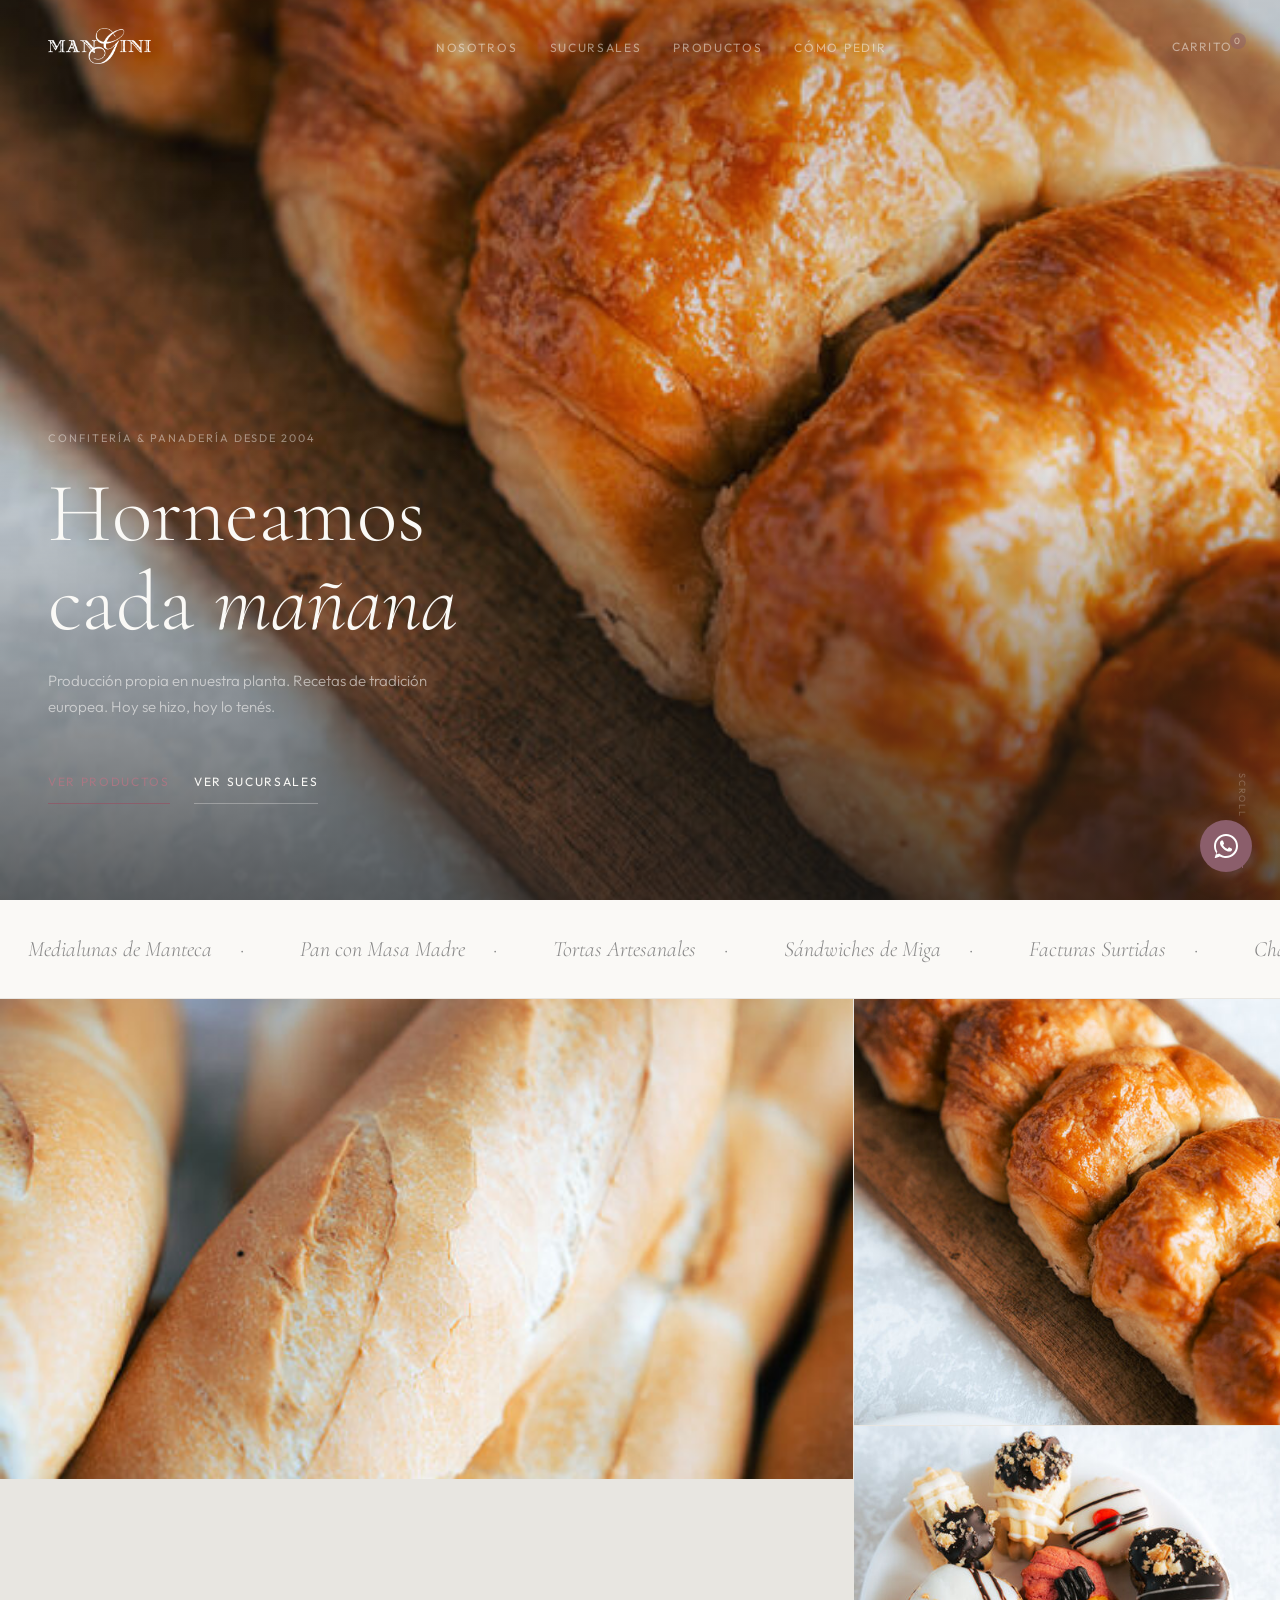
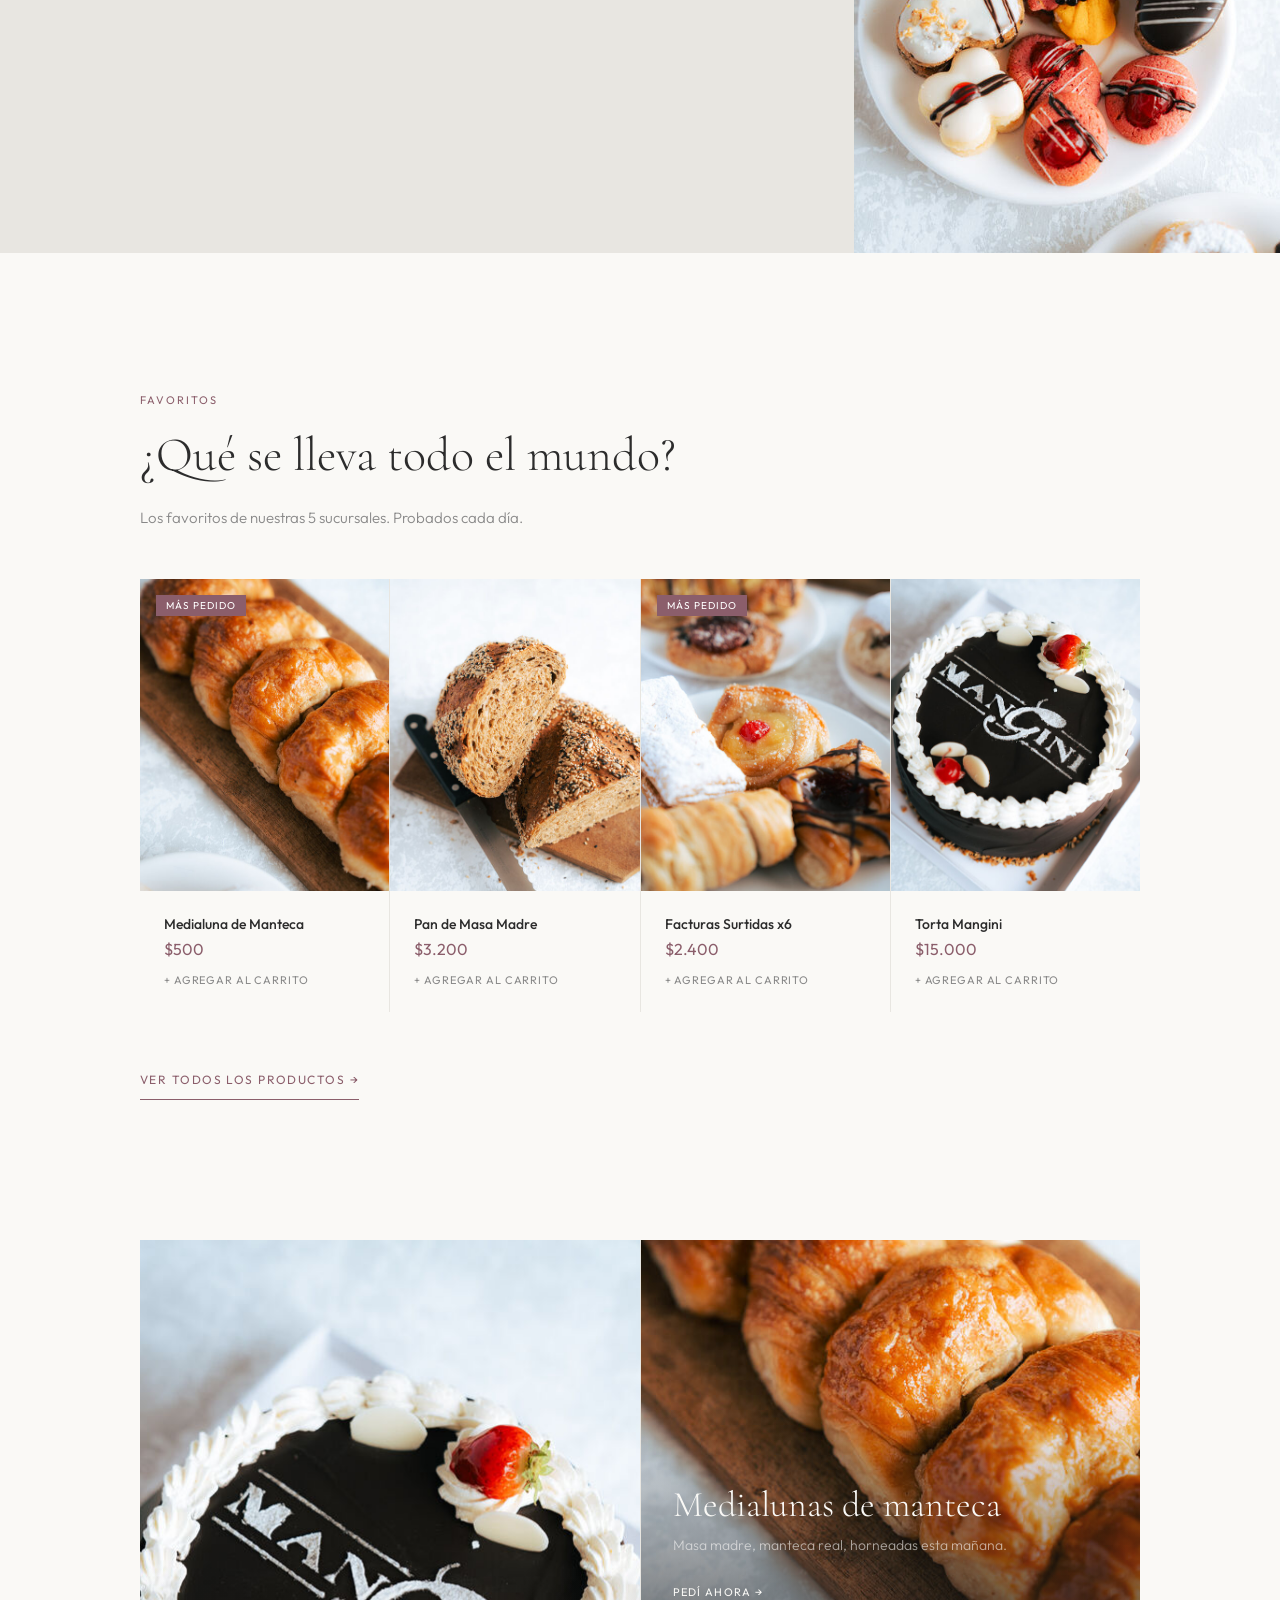
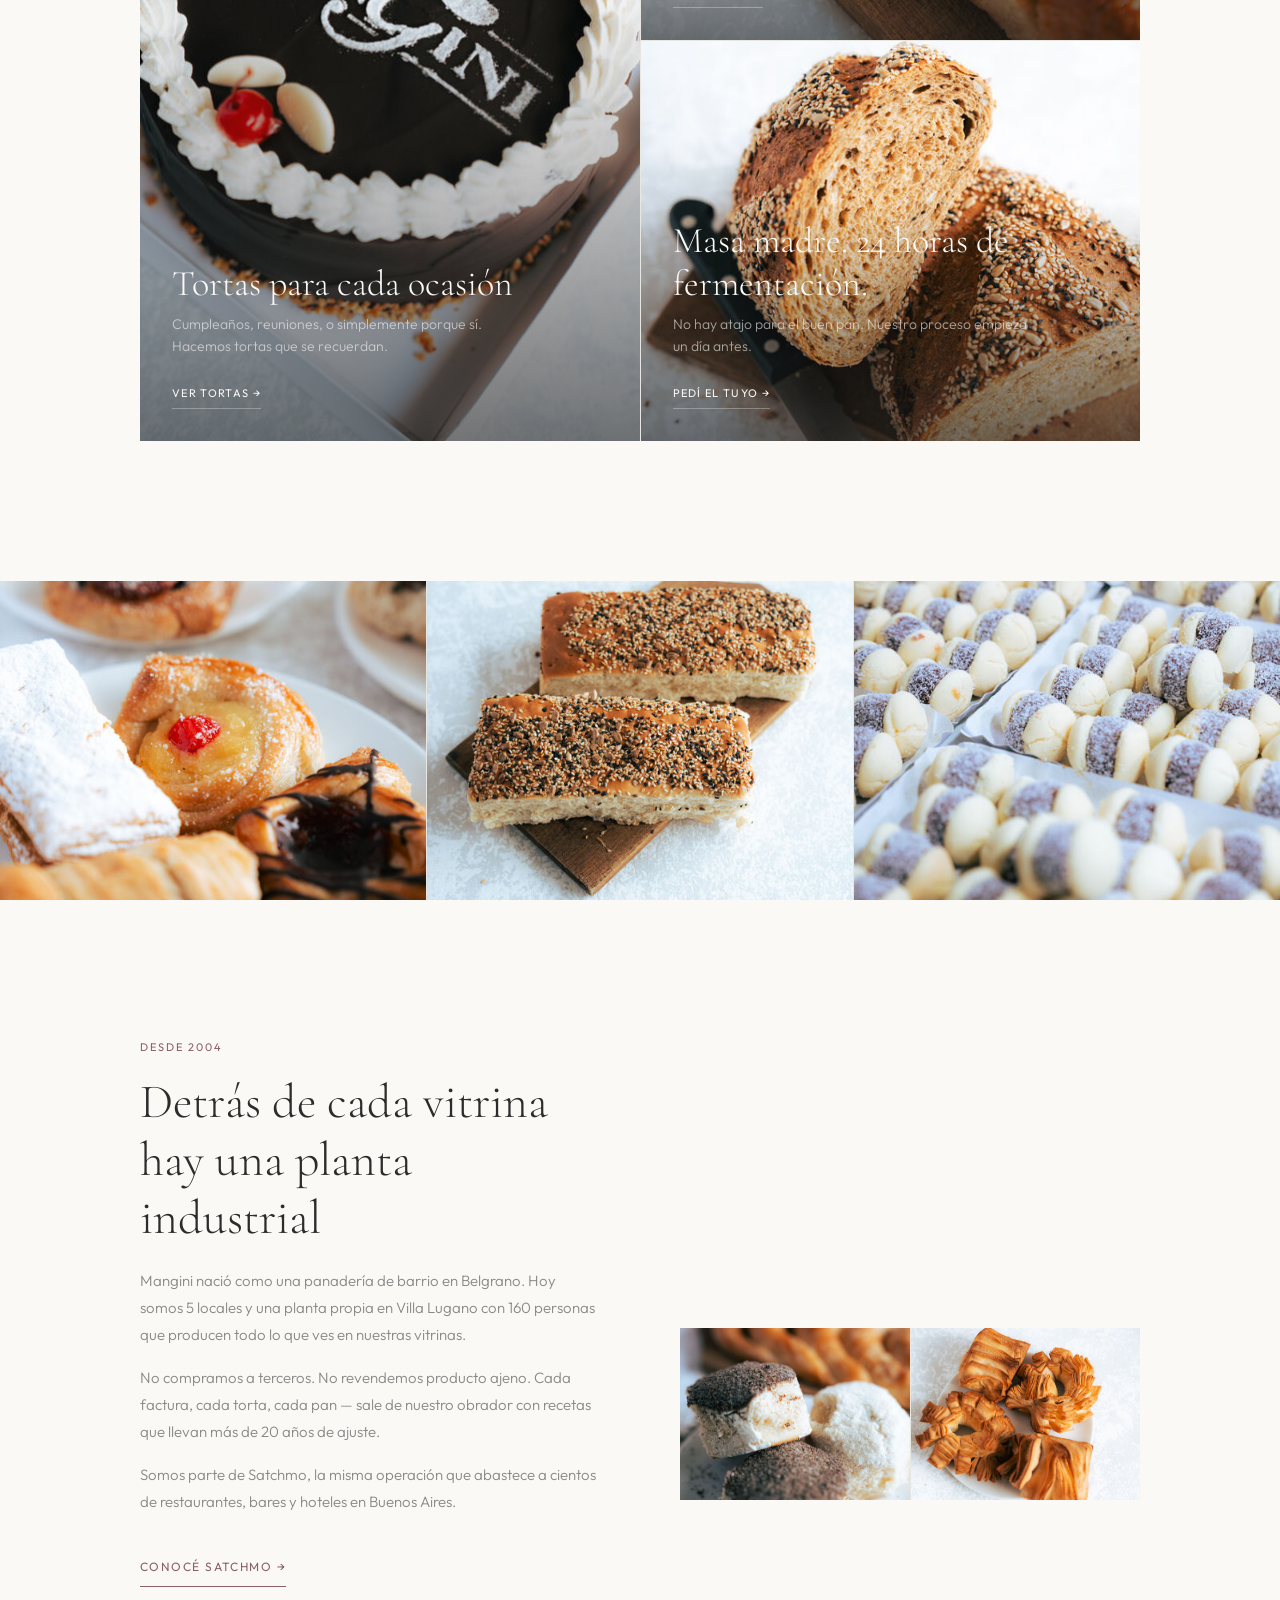
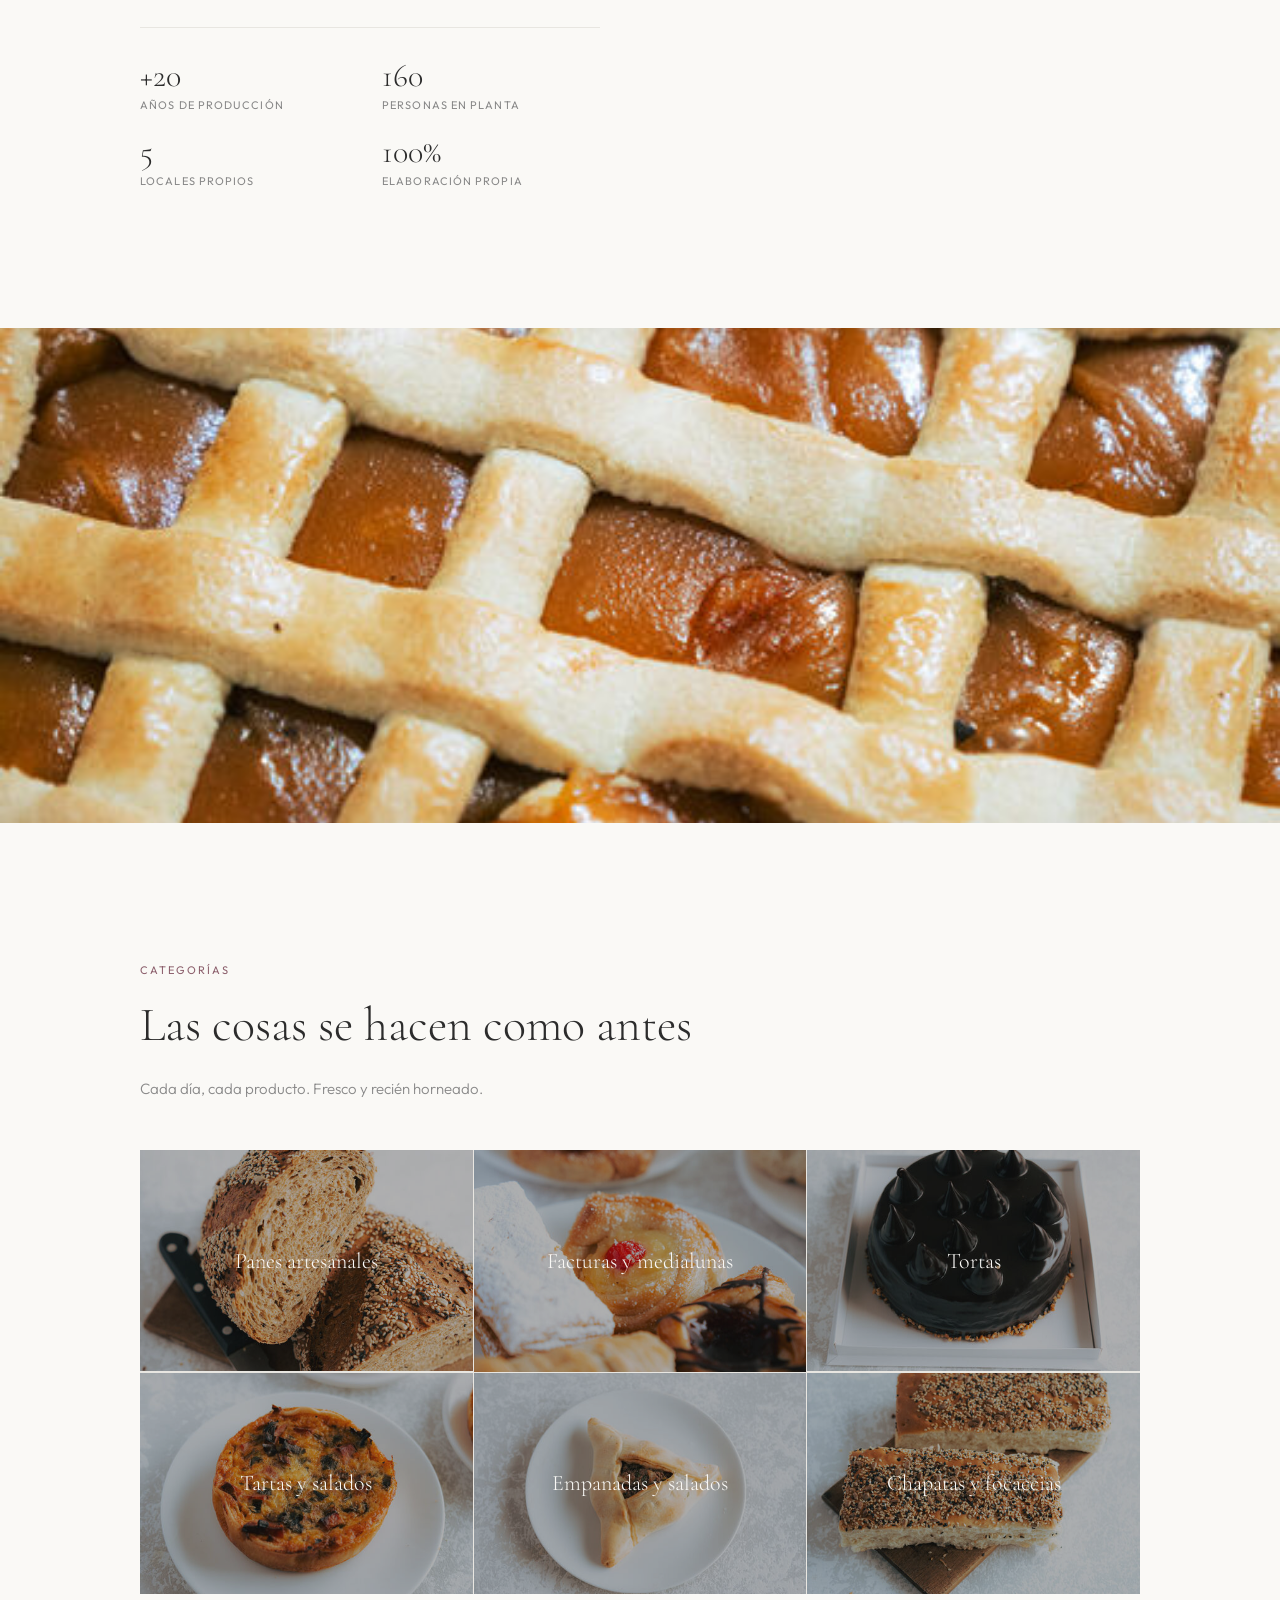
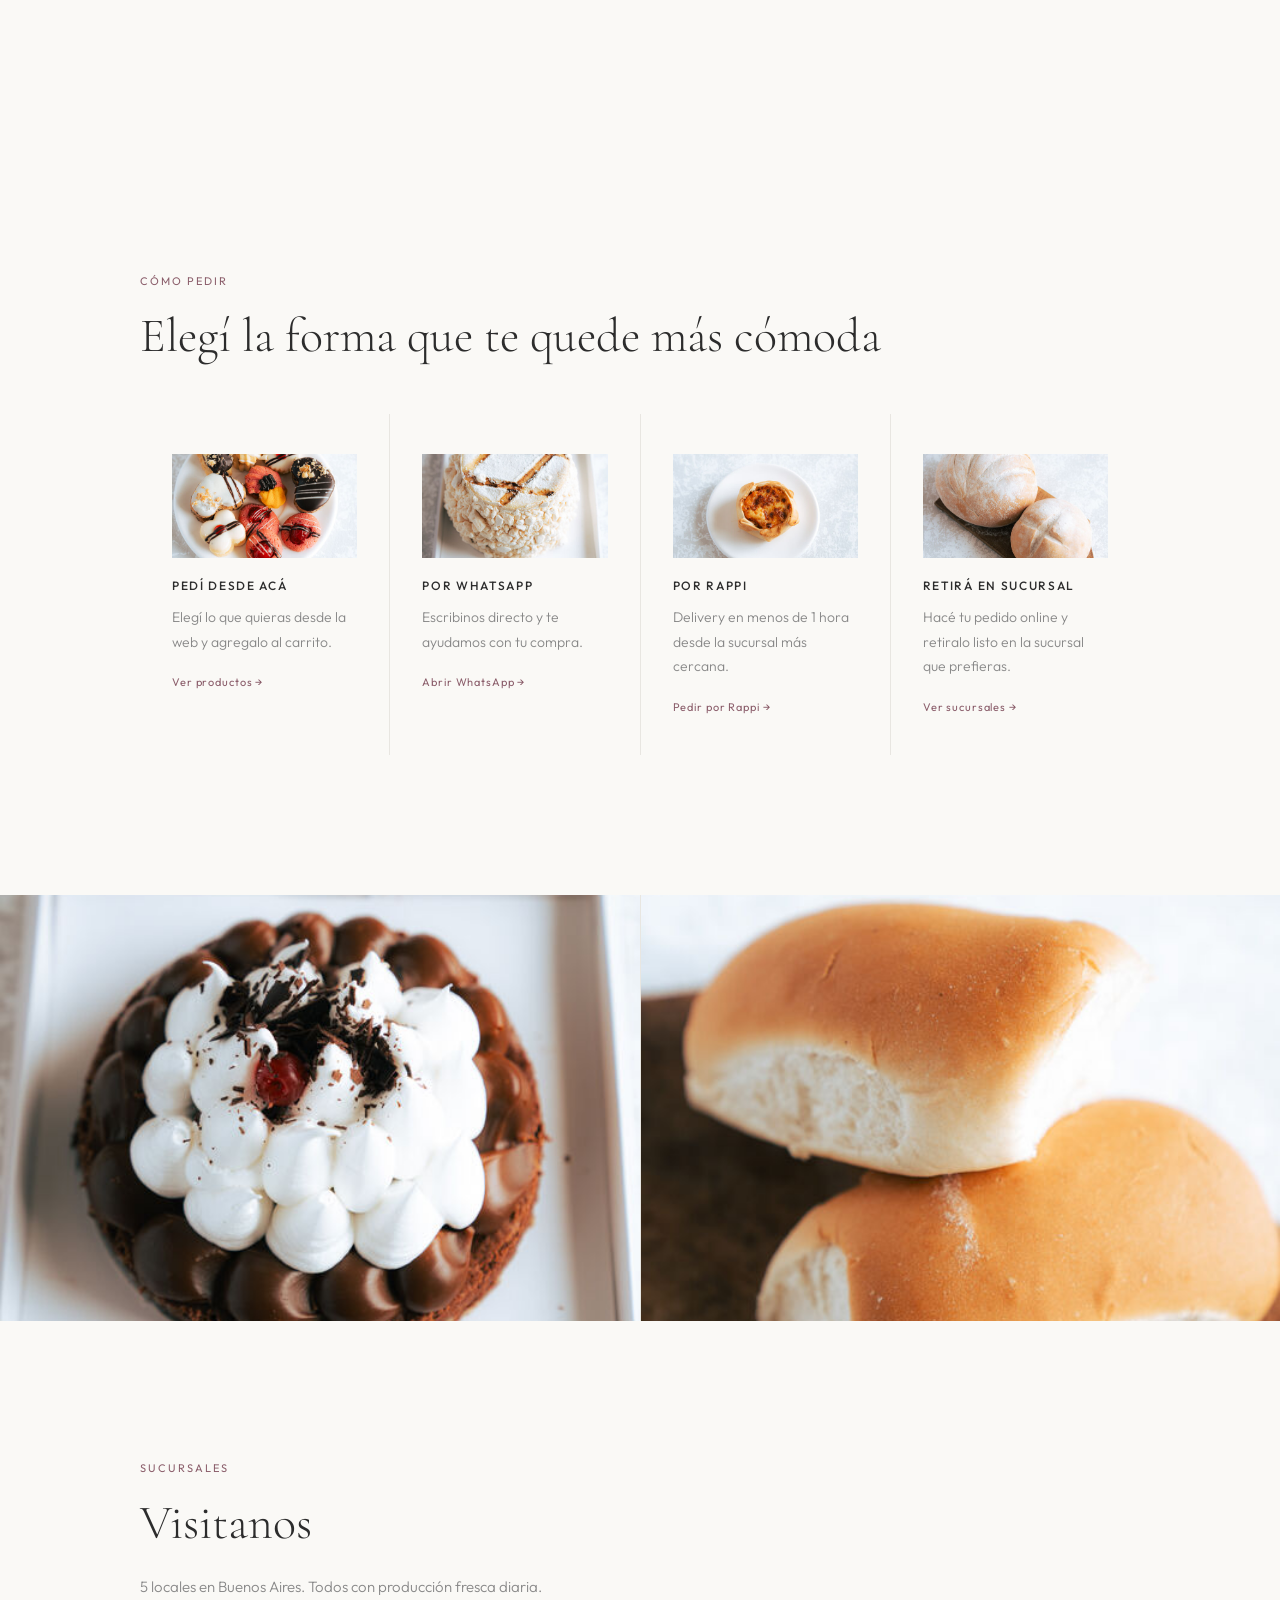
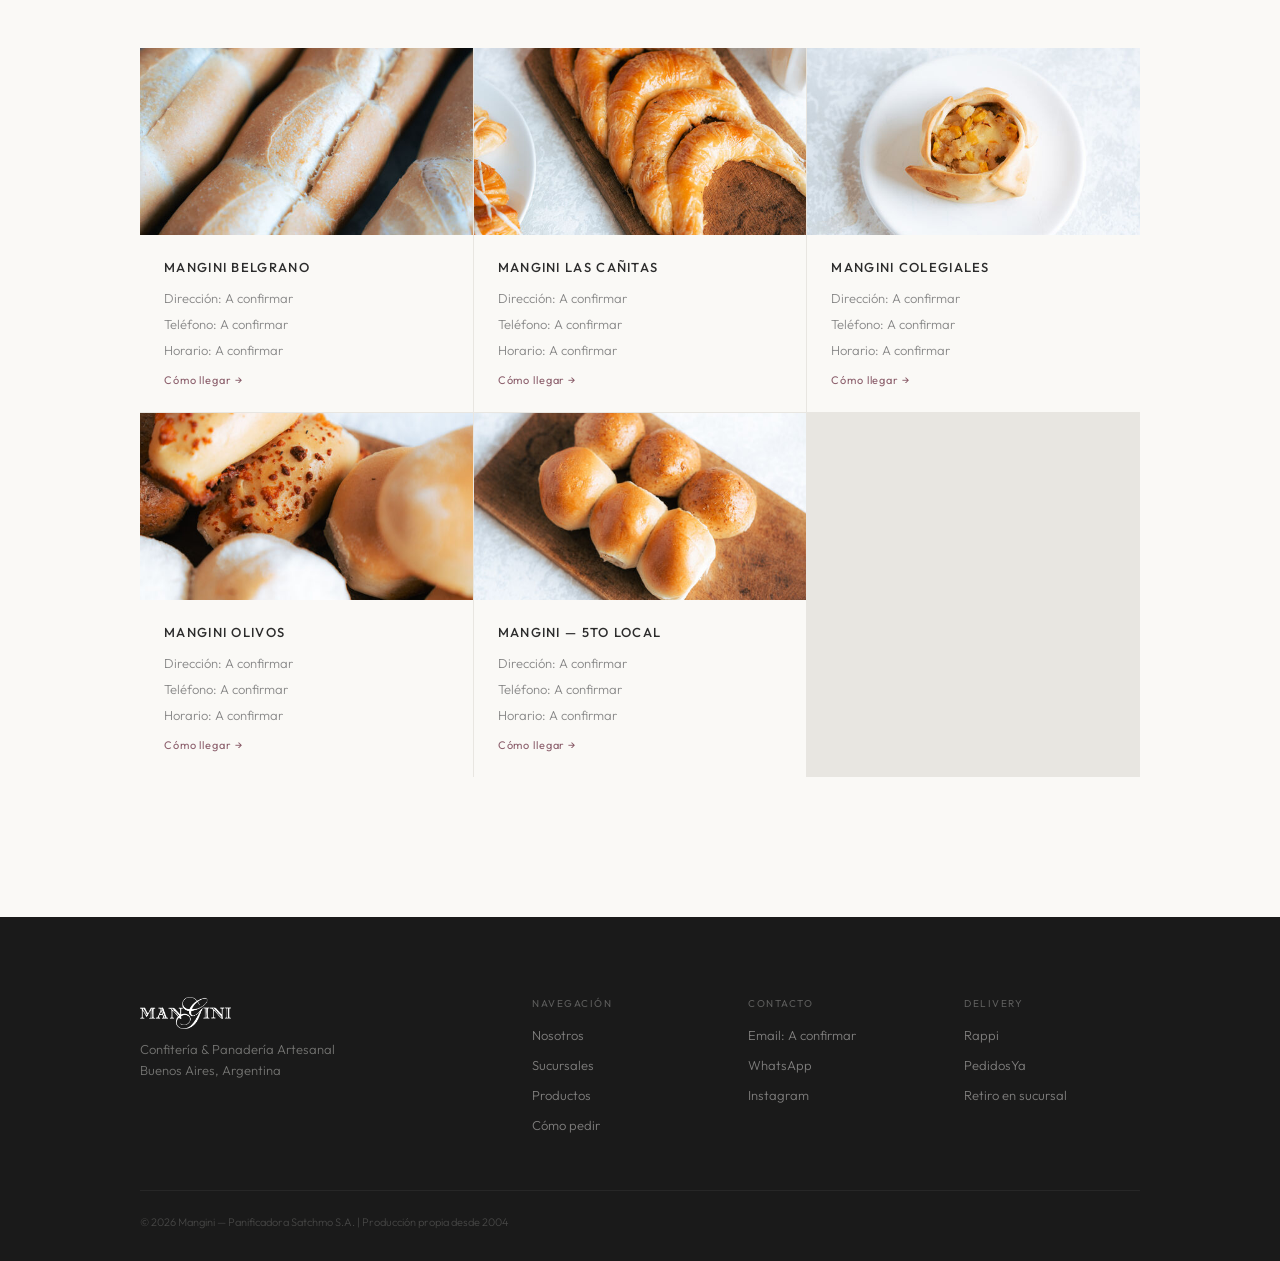
<file: mangini.html>
<!DOCTYPE html>
<html lang="es">
<head>
<meta charset="UTF-8">
<meta name="viewport" content="width=device-width, initial-scale=1.0">
<link rel="icon" href="favicon.ico" type="image/x-icon">
<link rel="icon" href="favicon.png" type="image/png" sizes="32x32">
<link rel="apple-touch-icon" href="apple-touch-icon.png">
<title>Mangini — Confitería & Panadería Artesanal | Buenos Aires</title>
<meta name="description" content="Panadería artesanal con producción propia. Facturas, tortas, panes y medialunas recién horneados todos los días. 5 sucursales en Buenos Aires.">
<link rel="preconnect" href="https://fonts.googleapis.com">
<link rel="preconnect" href="https://fonts.gstatic.com" crossorigin>
<link href="https://fonts.googleapis.com/css2?family=Cormorant+Garamond:ital,wght@0,300;0,400;0,500;1,300;1,400&family=Outfit:wght@300;400;500&display=swap" rel="stylesheet">
<style>
*,*::before,*::after{margin:0;padding:0;box-sizing:border-box}
:root{
  --bg:#faf9f6;--dark:#1a1a1a;--mid:#e8e6e1;--accent:#8b5e6b;--accent-l:#a87783;
  --text:#2c2c2c;--text-s:#888;--text-inv:#faf9f6;
  --serif:'Cormorant Garamond',Georgia,serif;--sans:'Outfit',system-ui,sans-serif;
}
html{scroll-behavior:smooth}
body{font-family:var(--sans);color:var(--text);background:var(--bg);-webkit-font-smoothing:antialiased;overflow-x:hidden}
@media(prefers-reduced-motion:reduce){*{animation-duration:.01ms!important;transition-duration:.01ms!important}[data-a]{opacity:1!important;transform:none!important}}
::selection{background:var(--accent);color:#fff}
img{display:block;max-width:100%}a{color:inherit;text-decoration:none}

[data-a]{opacity:0;transform:translateY(28px);transition:opacity .8s cubic-bezier(.16,1,.3,1),transform .8s cubic-bezier(.16,1,.3,1)}
[data-a].v{opacity:1;transform:none}
[data-a][data-d="1"]{transition-delay:.12s}[data-a][data-d="2"]{transition-delay:.24s}[data-a][data-d="3"]{transition-delay:.36s}

/* NAV */
nav{position:fixed;top:0;left:0;right:0;z-index:100;padding:24px 32px;display:flex;align-items:center;justify-content:space-between;transition:all .5s}
nav.s{background:rgba(250,249,246,.93);backdrop-filter:blur(20px);padding:16px 32px}
.nl{display:flex;align-items:center}.nl img{height:36px;width:auto;transition:filter .3s}.nl.inv img{filter:brightness(0) invert(1)}nav.s .nl img{filter:none!important}
.nk{display:none;gap:32px;list-style:none}
.nk a{font-family:var(--sans);font-size:12px;font-weight:400;letter-spacing:.14em;text-transform:uppercase;color:var(--text);opacity:.5;transition:opacity .3s}.nk a.inv{color:var(--text-inv)}nav.s .nk a{color:var(--text)!important}.nk a:hover{opacity:1}
.nr{display:flex;align-items:center;gap:20px}
.nc{font-family:var(--sans);font-size:12px;letter-spacing:.1em;text-transform:uppercase;color:var(--text);opacity:.5;display:none;transition:opacity .3s;position:relative;cursor:pointer;background:none;border:none}.nc.inv{color:var(--text-inv)}nav.s .nc{color:var(--text)!important}.nc:hover{opacity:1}
.nc span{position:absolute;top:-6px;right:-14px;width:16px;height:16px;border-radius:50%;background:var(--accent);color:#fff;font-size:9px;display:flex;align-items:center;justify-content:center}
.nh{display:flex;flex-direction:column;gap:6px;background:none;border:none;cursor:pointer;padding:6px}
.nh em{display:block;width:22px;height:1px;background:var(--text);transition:all .4s;font-style:normal}.nh.inv em{background:var(--text-inv)}nav.s .nh em{background:var(--text)!important}
.nh.open em:nth-child(1){transform:rotate(45deg) translate(5px,5px)}.nh.open em:nth-child(2){opacity:0}.nh.open em:nth-child(3){transform:rotate(-45deg) translate(5px,-5px)}
@media(min-width:900px){.nk{display:flex}.nc{display:block}.nh{display:none}nav{padding:28px 48px}nav.s{padding:18px 48px}}

.mob{position:fixed;inset:0;z-index:99;background:var(--bg);display:flex;flex-direction:column;align-items:center;justify-content:center;gap:28px;opacity:0;pointer-events:none;transition:opacity .4s}
.mob.open{opacity:1;pointer-events:auto}.mob a{font-family:var(--serif);font-size:32px;font-weight:300;color:var(--text)}

/* CART */
.co{position:fixed;inset:0;background:rgba(26,26,26,.4);z-index:200;opacity:0;pointer-events:none;transition:opacity .4s}.co.open{opacity:1;pointer-events:auto}
.cp{position:fixed;top:0;right:0;bottom:0;width:380px;max-width:90vw;background:var(--bg);z-index:201;transform:translateX(100%);transition:transform .5s cubic-bezier(.16,1,.3,1);padding:32px;display:flex;flex-direction:column}
.cp.open{transform:none}
.cp__h{display:flex;justify-content:space-between;align-items:center;margin-bottom:32px}
.cp__t{font-family:var(--sans);font-size:12px;font-weight:500;letter-spacing:.14em;text-transform:uppercase}
.cp__x{background:none;border:none;font-size:22px;cursor:pointer;color:var(--text);padding:4px}
.cp__items{flex:1;overflow-y:auto}
.cp__empty{font-family:var(--sans);font-size:14px;font-weight:300;color:var(--text-s)}
.ci{display:flex;gap:16px;padding:16px 0;border-bottom:1px solid var(--mid)}
.ci__img{width:64px;height:64px;overflow:hidden;flex-shrink:0}.ci__img img{width:100%;height:100%;object-fit:cover}
.ci__info{flex:1}.ci__n{font-family:var(--sans);font-size:13px;font-weight:500}.ci__p{font-family:var(--sans);font-size:13px;color:var(--accent);margin-top:4px}
.ci__q{display:flex;align-items:center;gap:12px;margin-top:8px}
.ci__q button{width:24px;height:24px;border:1px solid var(--mid);background:none;cursor:pointer;font-size:14px;display:flex;align-items:center;justify-content:center;transition:border-color .3s}.ci__q button:hover{border-color:var(--accent)}
.ci__q em{font-style:normal;font-family:var(--sans);font-size:13px}
.cp__f{padding-top:24px;border-top:1px solid var(--mid)}
.cp__total{display:flex;justify-content:space-between;margin-bottom:20px;font-family:var(--sans);font-size:14px;font-weight:500}
.cp__wa{display:block;text-align:center;padding:14px;background:var(--accent);color:#fff;font-family:var(--sans);font-size:12px;letter-spacing:.1em;text-transform:uppercase;transition:background .3s}.cp__wa:hover{background:var(--accent-l)}

/* HERO */
.hero{position:relative;height:100vh;min-height:640px;overflow:hidden;display:flex;align-items:flex-end}
.hero__img{position:absolute;inset:0;background:url('img/MEDIALUNAS DULCES.JPG') center/cover}
.hero__ov{position:absolute;inset:0;background:linear-gradient(to top,rgba(26,26,26,.68) 0%,rgba(26,26,26,.08) 50%,rgba(26,26,26,.2) 100%)}
.hero__c{position:relative;z-index:2;padding:0 32px 72px;max-width:800px}
.hero__pre{font-family:var(--sans);font-size:11px;letter-spacing:.18em;text-transform:uppercase;color:rgba(250,249,246,.45);margin-bottom:24px;opacity:0;animation:fu .8s .4s forwards}
.hero__h1{font-family:var(--serif);font-size:clamp(44px,8.5vw,84px);font-weight:300;color:var(--text-inv);line-height:1.06;margin-bottom:20px;opacity:0;animation:fu .8s .6s forwards}.hero__h1 em{font-style:italic}
.hero__sub{font-family:var(--sans);font-size:15px;font-weight:300;color:rgba(250,249,246,.6);line-height:1.75;max-width:400px;margin-bottom:40px;opacity:0;animation:fu .8s .8s forwards}
.hero__btns{display:flex;gap:24px;flex-wrap:wrap;opacity:0;animation:fu .8s 1s forwards}
.hb{padding:14px 0;font-family:var(--sans);font-size:12px;letter-spacing:.14em;text-transform:uppercase;color:var(--text-inv);border-bottom:1px solid rgba(250,249,246,.3);transition:all .4s}.hb:hover{border-color:var(--accent-l);color:var(--accent-l)}
.hb--a{border-bottom-color:var(--accent);color:var(--accent-l)}
.hscr{position:absolute;bottom:32px;right:32px;z-index:2;display:flex;flex-direction:column;align-items:center;gap:10px;opacity:0;animation:fu .8s 1.3s forwards}
.hscr b{font-family:var(--sans);font-size:9px;letter-spacing:.2em;text-transform:uppercase;color:rgba(250,249,246,.25);writing-mode:vertical-lr;font-weight:400}
.scrl{width:1px;height:40px;background:rgba(250,249,246,.12);overflow:hidden;position:relative}.scrl::after{content:'';position:absolute;left:0;width:100%;height:100%;background:var(--accent);animation:sl 2.2s infinite}
@keyframes fu{from{opacity:0;transform:translateY(24px)}to{opacity:1;transform:none}}
@keyframes sl{0%{top:-100%}50%{top:100%}100%{top:100%}}
@media(min-width:900px){.hero__c{padding:0 48px 96px}}

/* MARQUEE */
.mq{overflow:hidden;padding:28px 0;border-bottom:1px solid var(--mid)}
.mq__t{display:flex;width:max-content;animation:mr 40s linear infinite}
.mq__i{font-family:var(--serif);font-size:18px;font-weight:300;font-style:italic;color:var(--text-s);white-space:nowrap;padding:0 20px}.mq__i::after{content:'·';padding-left:20px}
@keyframes mr{0%{transform:translateX(0)}100%{transform:translateX(-50%)}}
@media(min-width:768px){.mq__i{font-size:22px;padding:0 28px}.mq__i::after{padding-left:28px}.mq{padding:36px 0}}

/* SHARED */
.sec{padding:100px 32px}.sec--d{background:var(--dark);color:var(--text-inv)}
.si{max-width:1000px;margin:0 auto}
.pre{font-family:var(--sans);font-size:11px;letter-spacing:.18em;text-transform:uppercase;color:var(--accent);margin-bottom:20px}
.h2{font-family:var(--serif);font-size:clamp(28px,4.5vw,48px);font-weight:300;line-height:1.2;margin-bottom:20px}
.pp{font-family:var(--sans);font-size:15px;font-weight:300;line-height:1.8;color:var(--text-s);max-width:520px}.pp+.pp{margin-top:16px}
@media(min-width:900px){.sec{padding:140px 48px}}

/* FEATURED */
.fgrid{display:grid;gap:1px;background:var(--mid);margin-top:48px}
.fc{background:var(--bg);overflow:hidden;transition:background .4s}.fc:hover{background:#fff}
.fc__i{aspect-ratio:4/5;overflow:hidden;position:relative}.fc__i img{width:100%;height:100%;object-fit:cover;transition:transform 5s cubic-bezier(.16,1,.3,1)}.fc:hover .fc__i img{transform:scale(1.04)}
.fc__badge{position:absolute;top:16px;left:16px;font-family:var(--sans);font-size:10px;letter-spacing:.1em;text-transform:uppercase;background:var(--accent);color:#fff;padding:4px 10px}
.fc__b{padding:24px}
.fc__n{font-family:var(--sans);font-size:14px;font-weight:500;margin-bottom:6px}
.fc__p{font-family:var(--sans);font-size:16px;color:var(--accent)}
.fc__add{display:inline-flex;align-items:center;gap:6px;margin-top:14px;font-family:var(--sans);font-size:11px;letter-spacing:.08em;text-transform:uppercase;color:var(--text-s);cursor:pointer;background:none;border:none;padding:0;transition:color .3s}.fc__add:hover{color:var(--accent)}
.va{display:inline-flex;align-items:center;gap:8px;margin-top:48px;font-family:var(--sans);font-size:12px;letter-spacing:.12em;text-transform:uppercase;color:var(--accent);padding:12px 0;border-bottom:1px solid var(--accent);transition:all .3s}.va:hover{color:var(--text);border-color:var(--text)}
@media(min-width:640px){.fgrid{grid-template-columns:repeat(2,1fr)}}@media(min-width:1024px){.fgrid{grid-template-columns:repeat(4,1fr)}}

/* PROMOS */
.promos{display:grid;gap:1px;background:var(--mid)}
.promo{position:relative;overflow:hidden;min-height:400px;display:flex;align-items:flex-end}
.promo__i{position:absolute;inset:0}.promo__i img{width:100%;height:100%;object-fit:cover;transition:transform 5s cubic-bezier(.16,1,.3,1)}.promo:hover .promo__i img{transform:scale(1.04)}
.promo__o{position:absolute;inset:0;background:linear-gradient(to top,rgba(26,26,26,.6) 0%,transparent 60%)}
.promo__c{position:relative;z-index:2;padding:32px}
.promo__t{font-family:var(--serif);font-size:clamp(24px,3vw,36px);font-weight:300;color:var(--text-inv);margin-bottom:8px}
.promo__s{font-family:var(--sans);font-size:14px;font-weight:300;color:rgba(250,249,246,.6);line-height:1.6;max-width:360px;margin-bottom:20px}
.promo__lk{font-family:var(--sans);font-size:11px;letter-spacing:.12em;text-transform:uppercase;color:var(--text-inv);padding:8px 0;border-bottom:1px solid rgba(250,249,246,.3);transition:all .3s;display:inline-block}.promo__lk:hover{border-color:var(--accent-l);color:var(--accent-l)}
@media(min-width:768px){.promos{grid-template-columns:1fr 1fr}.promo:first-child{grid-row:span 2}}

/* GALLERY */
.gallery{display:grid;gap:1px;background:var(--mid)}
.gi{overflow:hidden}.gi img{width:100%;height:100%;object-fit:cover;transition:transform 5s cubic-bezier(.16,1,.3,1)}.gi:hover img{transform:scale(1.05)}
.gal-2{grid-template-columns:1fr 1fr}.gal-2 .gi{aspect-ratio:3/2}
.gal-3{grid-template-columns:1fr 1fr 1fr}.gal-3 .gi{aspect-ratio:4/3}
.gal-h{grid-template-columns:2fr 1fr}.gal-h .gi:first-child{aspect-ratio:16/9;grid-row:span 2}.gal-h .gi{aspect-ratio:1/1}
@media(max-width:767px){.gal-2,.gal-3,.gal-h{grid-template-columns:1fr}.gal-h .gi:first-child{grid-row:auto}}

/* IMGBREAK */
.ib{width:100%;height:55vh;min-height:360px;overflow:hidden}.ib img{width:100%;height:100%;object-fit:cover}

/* ABOUT */
.about{display:grid;gap:48px}
.about__imgs{display:grid;gap:1px;background:var(--mid)}.about__imgs .ai{overflow:hidden;aspect-ratio:4/3}.about__imgs .ai img{width:100%;height:100%;object-fit:cover;transition:transform 6s cubic-bezier(.16,1,.3,1)}.about__imgs .ai:hover img{transform:scale(1.04)}
.about__lk{display:inline-flex;align-items:center;gap:8px;margin-top:32px;font-family:var(--sans);font-size:12px;letter-spacing:.12em;text-transform:uppercase;color:var(--accent);padding:12px 0;border-bottom:1px solid var(--accent);transition:all .3s}.about__lk:hover{color:var(--text);border-color:var(--text)}
.about__stats{display:grid;grid-template-columns:1fr 1fr;gap:24px;margin-top:40px;padding-top:32px;border-top:1px solid var(--mid)}
.as-n{font-family:var(--serif);font-size:32px;font-weight:300;line-height:1}.as-l{font-family:var(--sans);font-size:11px;letter-spacing:.1em;text-transform:uppercase;color:var(--text-s);margin-top:6px}
@media(min-width:768px){.about{grid-template-columns:1fr 1fr;gap:80px;align-items:center}.about__imgs{grid-template-columns:1fr 1fr}}

/* CATEGORIES */
.cats{display:grid;gap:1px;background:var(--mid);margin-top:48px}
.cat{position:relative;aspect-ratio:3/2;overflow:hidden;cursor:pointer}
.cat img{width:100%;height:100%;object-fit:cover;transition:transform 4s cubic-bezier(.16,1,.3,1)}.cat:hover img{transform:scale(1.06)}
.cat__o{position:absolute;inset:0;background:rgba(26,26,26,.35);transition:background .4s;display:flex;align-items:center;justify-content:center}.cat:hover .cat__o{background:rgba(26,26,26,.5)}
.cat__n{font-family:var(--serif);font-size:22px;font-weight:300;color:var(--text-inv)}
@media(min-width:640px){.cats{grid-template-columns:repeat(2,1fr)}}@media(min-width:900px){.cats{grid-template-columns:repeat(3,1fr)}}

/* ORDER */
.ogrid{display:grid;gap:1px;background:var(--mid);margin-top:48px}
.oc{background:var(--bg);padding:40px 32px;transition:background .4s}.oc:hover{background:#fff}
.oc__img{aspect-ratio:16/9;overflow:hidden;margin-bottom:20px}.oc__img img{width:100%;height:100%;object-fit:cover;transition:transform 4s cubic-bezier(.16,1,.3,1)}.oc:hover .oc__img img{transform:scale(1.04)}
.oc__t{font-family:var(--sans);font-size:12px;font-weight:500;letter-spacing:.14em;text-transform:uppercase;margin-bottom:12px}
.oc__p{font-family:var(--sans);font-size:14px;font-weight:300;line-height:1.75;color:var(--text-s);margin-bottom:16px}
.oc__lk{font-family:var(--sans);font-size:11px;letter-spacing:.08em;color:var(--accent);display:inline-flex;align-items:center;gap:6px;transition:color .3s}.oc__lk:hover{color:var(--text)}
@media(min-width:640px){.ogrid{grid-template-columns:repeat(2,1fr)}}@media(min-width:900px){.ogrid{grid-template-columns:repeat(4,1fr)}}

/* SUCURSALES */
.sgrid{display:grid;gap:1px;background:var(--mid);margin-top:48px}
.suc{background:var(--bg);overflow:hidden;transition:background .4s}.suc:hover{background:#fff}
.suc__img{aspect-ratio:16/9;overflow:hidden}.suc__img img{width:100%;height:100%;object-fit:cover;transition:transform 5s cubic-bezier(.16,1,.3,1)}.suc:hover .suc__img img{transform:scale(1.04)}
.suc__b{padding:24px}
.suc__n{font-family:var(--sans);font-size:13px;font-weight:500;letter-spacing:.1em;text-transform:uppercase;margin-bottom:10px}
.suc__d{font-family:var(--sans);font-size:13px;font-weight:300;color:var(--text-s);line-height:2}
.suc__lk{display:inline-block;margin-top:10px;font-family:var(--sans);font-size:11px;letter-spacing:.08em;color:var(--accent);transition:color .3s}.suc__lk:hover{color:var(--text)}
@media(min-width:640px){.sgrid{grid-template-columns:repeat(2,1fr)}}@media(min-width:900px){.sgrid{grid-template-columns:repeat(3,1fr)}}

/* FOOTER */
footer{background:var(--dark);color:var(--text-inv);padding:64px 32px 32px}
.fi{max-width:1000px;margin:0 auto}.fgr{display:grid;gap:40px;margin-bottom:56px}
.ft{font-family:var(--sans);font-size:10px;letter-spacing:.15em;text-transform:uppercase;color:rgba(250,249,246,.3);margin-bottom:14px}
.flogo{font-family:var(--serif);font-size:20px;font-weight:400;margin-bottom:10px}
.ftag{font-family:var(--sans);font-size:13px;font-weight:300;color:rgba(250,249,246,.4);line-height:1.6}
.flk{list-style:none}.flk li+li{margin-top:10px}.flk a{font-family:var(--sans);font-size:13px;font-weight:300;color:rgba(250,249,246,.45);transition:color .3s}.flk a:hover{color:var(--accent-l)}
.fbot{border-top:1px solid rgba(255,255,255,.06);padding-top:24px;font-family:var(--sans);font-size:11px;font-weight:300;color:rgba(250,249,246,.2)}
@media(min-width:768px){.fgr{grid-template-columns:2fr 1fr 1fr 1fr}footer{padding:80px 48px 32px}}

/* WA */
.waf{position:fixed;bottom:28px;right:28px;z-index:90;width:52px;height:52px;border-radius:50%;background:var(--accent);display:flex;align-items:center;justify-content:center;box-shadow:0 4px 24px rgba(139,94,107,.3);transition:transform .3s}.waf:hover{transform:scale(1.08)}.waf svg{width:24px;height:24px;fill:#fff}
@media(max-width:767px){.waf{width:48px;height:48px;bottom:20px;right:20px}}
</style>
</head>
<body>

<nav id="nav">
  <a href="#" class="nl inv"><img src="logo_mangini.png" alt="Mangini"></a>
  <ul class="nk"><li><a href="#nosotros" class="inv">Nosotros</a></li><li><a href="#sucursales" class="inv">Sucursales</a></li><li><a href="productos.html" class="inv">Productos</a></li><li><a href="#como-pedir" class="inv">Cómo pedir</a></li></ul>
  <div class="nr"><button class="nc inv" id="cBtn" onclick="tC()">Carrito <span id="cCnt">0</span></button><button class="nh inv" id="ham" aria-label="Menú"><em></em><em></em><em></em></button></div>
</nav>
<div class="mob" id="mob"><a href="#nosotros" onclick="cM()">Nosotros</a><a href="#sucursales" onclick="cM()">Sucursales</a><a href="productos.html" onclick="cM()">Productos</a><a href="#como-pedir" onclick="cM()">Cómo pedir</a></div>

<div class="co" id="cO" onclick="xC()"></div>
<div class="cp" id="cP">
  <div class="cp__h"><div class="cp__t">Tu carrito</div><button class="cp__x" onclick="xC()">×</button></div>
  <div class="cp__items" id="cI"><p class="cp__empty">Tu carrito está vacío.</p></div>
  <div class="cp__f" id="cF" style="display:none"><div class="cp__total"><span>Total</span><span id="cT">$0</span></div><a href="#" class="cp__wa" id="cW" target="_blank">Finalizar compra por WhatsApp →</a></div>
</div>

<!-- HERO -->
<section class="hero">
  <div class="hero__img"></div>
  <div class="hero__ov"></div>
  <div class="hero__c">
    <p class="hero__pre">Confitería & Panadería desde 2004</p>
    <h1 class="hero__h1">Horneamos<br>cada <em>mañana</em></h1>
    <p class="hero__sub">Producción propia en nuestra planta. Recetas de tradición europea. Hoy se hizo, hoy lo tenés.</p>
    <div class="hero__btns"><a href="productos.html" class="hb hb--a">Ver productos</a><a href="#sucursales" class="hb">Ver sucursales</a></div>
  </div>
  <div class="hscr"><b>Scroll</b><div class="scrl"></div></div>
</section>

<!-- MARQUEE -->
<div class="mq"><div class="mq__t"><span class="mq__i">Medialunas de Manteca</span><span class="mq__i">Pan con Masa Madre</span><span class="mq__i">Tortas Artesanales</span><span class="mq__i">Sándwiches de Miga</span><span class="mq__i">Facturas Surtidas</span><span class="mq__i">Chapata Multicereal</span><span class="mq__i">Empanadas de Hojaldre</span><span class="mq__i">Medialunas de Manteca</span><span class="mq__i">Pan con Masa Madre</span><span class="mq__i">Tortas Artesanales</span><span class="mq__i">Sándwiches de Miga</span><span class="mq__i">Facturas Surtidas</span><span class="mq__i">Chapata Multicereal</span><span class="mq__i">Empanadas de Hojaldre</span></div></div>

<!-- GALLERY 1 -->
<div class="gallery gal-h" data-a>
  <div class="gi"><img src="img/pan frances.JPG" alt="Pan francés" loading="lazy"></div>
  <div class="gi"><img src="img/MEDIALUNAS DULCES.JPG" alt="Medialunas dulces" loading="lazy"></div>
  <div class="gi"><img src="img/masitas.JPG" alt="Masitas surtidas" loading="lazy"></div>
</div>

<!-- FEATURED -->
<section class="sec" id="productos">
  <div class="si">
    <div data-a><p class="pre">Favoritos</p><h2 class="h2">¿Qué se lleva todo el mundo?</h2><p class="pp">Los favoritos de nuestras 5 sucursales. Probados cada día.</p></div>
    <div class="fgrid" data-a data-d="1" id="fG"></div>
    <a href="#categorias" class="va" data-a data-d="2">Ver todos los productos →</a>
  </div>
</section>

<!-- PROMOS -->
<section class="sec" style="padding-top:0">
  <div class="si">
    <div class="promos" data-a>
      <div class="promo"><div class="promo__i"><img src="img/torta mangini .JPG" alt="Torta Mangini" loading="lazy"></div><div class="promo__o"></div><div class="promo__c"><h3 class="promo__t">Tortas para cada ocasión</h3><p class="promo__s">Cumpleaños, reuniones, o simplemente porque sí. Hacemos tortas que se recuerdan.</p><a href="#" class="promo__lk">Ver tortas →</a></div></div>
      <div class="promo"><div class="promo__i"><img src="img/MEDIALUNAS DULCES.JPG" alt="Medialunas de manteca" loading="lazy"></div><div class="promo__o"></div><div class="promo__c"><h3 class="promo__t">Medialunas de manteca</h3><p class="promo__s">Masa madre, manteca real, horneadas esta mañana.</p><a href="#" class="promo__lk">Pedí ahora →</a></div></div>
      <div class="promo"><div class="promo__i"><img src="img/pan de masa madre .JPG" alt="Pan de masa madre" loading="lazy"></div><div class="promo__o"></div><div class="promo__c"><h3 class="promo__t">Masa madre. 24 horas de fermentación.</h3><p class="promo__s">No hay atajo para el buen pan. Nuestro proceso empieza un día antes.</p><a href="#" class="promo__lk">Pedí el tuyo →</a></div></div>
    </div>
  </div>
</section>

<!-- GALLERY 2 -->
<div class="gallery gal-3" data-a>
  <div class="gi"><img src="img/FACTURAS SURTIDAS.JPG" alt="Facturas surtidas" loading="lazy"></div>
  <div class="gi"><img src="img/chapata multicereal.JPG" alt="Chapata multicereal" loading="lazy"></div>
  <div class="gi"><img src="img/Mini Alfajoreces de maicena.JPG" alt="Mini alfajores de maicena" loading="lazy"></div>
</div>

<!-- NOSOTROS -->
<section class="sec" id="nosotros">
  <div class="si">
    <div class="about">
      <div data-a>
        <p class="pre">Desde 2004</p>
        <h2 class="h2">Detrás de cada vitrina hay una planta industrial</h2>
        <p class="pp">Mangini nació como una panadería de barrio en Belgrano. Hoy somos 5 locales y una planta propia en Villa Lugano con 160 personas que producen todo lo que ves en nuestras vitrinas.</p>
        <p class="pp">No compramos a terceros. No revendemos producto ajeno. Cada factura, cada torta, cada pan — sale de nuestro obrador con recetas que llevan más de 20 años de ajuste.</p>
        <p class="pp">Somos parte de Satchmo, la misma operación que abastece a cientos de restaurantes, bares y hoteles en Buenos Aires.</p>
        <a href="https://satchmo.vercel.app" class="about__lk">Conocé Satchmo →</a>
        <div class="about__stats">
          <div><div class="as-n">+20</div><div class="as-l">Años de producción</div></div>
          <div><div class="as-n">160</div><div class="as-l">Personas en planta</div></div>
          <div><div class="as-n">5</div><div class="as-l">Locales propios</div></div>
          <div><div class="as-n">100%</div><div class="as-l">Elaboración propia</div></div>
        </div>
      </div>
      <div class="about__imgs" data-a data-d="2">
        <div class="ai"><img src="img/tortitas negras.JPG" alt="Tortitas negras" loading="lazy"></div>
        <div class="ai"><img src="img/cremonas.JPG" alt="Cremonas" loading="lazy"></div>
      </div>
    </div>
  </div>
</section>

<!-- IMAGE BREAK -->
<div class="ib"><img src="img/PASTAFLORA DE BATATA.JPG" alt="Pastaflora de batata" loading="lazy"></div>

<!-- CATEGORÍAS -->
<section class="sec" id="categorias">
  <div class="si">
    <div data-a><p class="pre">Categorías</p><h2 class="h2">Las cosas se hacen como antes</h2><p class="pp">Cada día, cada producto. Fresco y recién horneado.</p></div>
    <div class="cats" data-a data-d="1">
      <div class="cat"><img src="img/pan de masa madre .JPG" alt="Panes" loading="lazy"><div class="cat__o"><span class="cat__n">Panes artesanales</span></div></div>
      <div class="cat"><img src="img/FACTURAS SURTIDAS.JPG" alt="Facturas" loading="lazy"><div class="cat__o"><span class="cat__n">Facturas y medialunas</span></div></div>
      <div class="cat"><img src="img/torta aconcagua.JPG" alt="Tortas" loading="lazy"><div class="cat__o"><span class="cat__n">Tortas</span></div></div>
      <div class="cat"><img src="img/tarta de puerro y jamon.JPG" alt="Tartas" loading="lazy"><div class="cat__o"><span class="cat__n">Tartas y salados</span></div></div>
      <div class="cat"><img src="img/empanada arabe.JPG" alt="Empanadas" loading="lazy"><div class="cat__o"><span class="cat__n">Empanadas y salados</span></div></div>
      <div class="cat"><img src="img/chapata multicereal.JPG" alt="Chapatas" loading="lazy"><div class="cat__o"><span class="cat__n">Chapatas y focaccias</span></div></div>
    </div>
  </div>
</section>

<!-- CÓMO PEDIR -->
<section class="sec" id="como-pedir">
  <div class="si">
    <div data-a><p class="pre">Cómo pedir</p><h2 class="h2">Elegí la forma que te quede más cómoda</h2></div>
    <div class="ogrid" data-a data-d="1">
      <div class="oc"><div class="oc__img"><img src="img/masitas.JPG" alt="Pedido online" loading="lazy"></div><div class="oc__t">Pedí desde acá</div><p class="oc__p">Elegí lo que quieras desde la web y agregalo al carrito.</p><a href="productos.html" class="oc__lk">Ver productos →</a></div>
      <div class="oc"><div class="oc__img"><img src="img/torta balcarce .JPG" alt="WhatsApp" loading="lazy"></div><div class="oc__t">Por WhatsApp</div><p class="oc__p">Escribinos directo y te ayudamos con tu compra.</p><a href="https://wa.me/5491100000000?text=Hola%20Mangini%2C%20quiero%20hacer%20un%20pedido." class="oc__lk" target="_blank">Abrir WhatsApp →</a></div>
      <div class="oc"><div class="oc__img"><img src="img/canastita de jyq.JPG" alt="Delivery" loading="lazy"></div><div class="oc__t">Por Rappi</div><p class="oc__p">Delivery en menos de 1 hora desde la sucursal más cercana.</p><a href="#" class="oc__lk">Pedir por Rappi →</a></div>
      <div class="oc"><div class="oc__img"><img src="img/pan de campo.JPG" alt="Sucursal" loading="lazy"></div><div class="oc__t">Retirá en sucursal</div><p class="oc__p">Hacé tu pedido online y retiralo listo en la sucursal que prefieras.</p><a href="#sucursales" class="oc__lk">Ver sucursales →</a></div>
    </div>
  </div>
</section>

<!-- GALLERY 3 -->
<div class="gallery gal-2" data-a>
  <div class="gi"><img src="img/torta niza.JPG" alt="Torta Niza" loading="lazy"></div>
  <div class="gi"><img src="img/figaza de manteca alargada.JPG" alt="Figaza de manteca" loading="lazy"></div>
</div>

<!-- SUCURSALES -->
<section class="sec" id="sucursales">
  <div class="si">
    <div data-a><p class="pre">Sucursales</p><h2 class="h2">Visitanos</h2><p class="pp">5 locales en Buenos Aires. Todos con producción fresca diaria.</p></div>
    <div class="sgrid" data-a data-d="1">
      <div class="suc"><div class="suc__img"><img src="img/pan flauta.JPG" alt="Belgrano" loading="lazy"></div><div class="suc__b"><div class="suc__n">Mangini Belgrano</div><div class="suc__d">Dirección: A confirmar<br>Teléfono: A confirmar<br>Horario: A confirmar</div><a href="#" class="suc__lk">Cómo llegar →</a></div></div>
      <div class="suc"><div class="suc__img"><img src="img/medialunas saladas.JPG" alt="Las Cañitas" loading="lazy"></div><div class="suc__b"><div class="suc__n">Mangini Las Cañitas</div><div class="suc__d">Dirección: A confirmar<br>Teléfono: A confirmar<br>Horario: A confirmar</div><a href="#" class="suc__lk">Cómo llegar →</a></div></div>
      <div class="suc"><div class="suc__img"><img src="img/canastita de humita.JPG" alt="Colegiales" loading="lazy"></div><div class="suc__b"><div class="suc__n">Mangini Colegiales</div><div class="suc__d">Dirección: A confirmar<br>Teléfono: A confirmar<br>Horario: A confirmar</div><a href="#" class="suc__lk">Cómo llegar →</a></div></div>
      <div class="suc"><div class="suc__img"><img src="img/pan de queso.JPG" alt="Olivos" loading="lazy"></div><div class="suc__b"><div class="suc__n">Mangini Olivos</div><div class="suc__d">Dirección: A confirmar<br>Teléfono: A confirmar<br>Horario: A confirmar</div><a href="#" class="suc__lk">Cómo llegar →</a></div></div>
      <div class="suc"><div class="suc__img"><img src="img/pan de salvado.JPG" alt="5to local" loading="lazy"></div><div class="suc__b"><div class="suc__n">Mangini — 5to local</div><div class="suc__d">Dirección: A confirmar<br>Teléfono: A confirmar<br>Horario: A confirmar</div><a href="#" class="suc__lk">Cómo llegar →</a></div></div>
    </div>
  </div>
</section>

<footer>
  <div class="fi">
    <div class="fgr">
      <div><div class="flogo"><img src="logo_mangini.png" alt="Mangini" style="height:32px;width:auto;filter:brightness(0) invert(1);margin-bottom:10px"></div><p class="ftag">Confitería & Panadería Artesanal<br>Buenos Aires, Argentina</p></div>
      <div><div class="ft">Navegación</div><ul class="flk"><li><a href="#nosotros">Nosotros</a></li><li><a href="#sucursales">Sucursales</a></li><li><a href="productos.html">Productos</a></li><li><a href="#como-pedir">Cómo pedir</a></li></ul></div>
      <div><div class="ft">Contacto</div><ul class="flk"><li><a href="#">Email: A confirmar</a></li><li><a href="https://wa.me/5491100000000" target="_blank">WhatsApp</a></li><li><a href="#">Instagram</a></li></ul></div>
      <div><div class="ft">Delivery</div><ul class="flk"><li><a href="#">Rappi</a></li><li><a href="#">PedidosYa</a></li><li><a href="#sucursales">Retiro en sucursal</a></li></ul></div>
    </div>
    <div class="fbot">© 2026 Mangini — Panificadora Satchmo S.A. | Producción propia desde 2004</div>
  </div>
</footer>

<a href="https://wa.me/5491100000000?text=Hola%20Mangini%2C%20quiero%20hacer%20un%20pedido." class="waf" target="_blank" aria-label="WhatsApp"><svg viewBox="0 0 24 24"><path d="M17.472 14.382c-.297-.149-1.758-.867-2.03-.967-.273-.099-.471-.148-.67.15-.197.297-.767.966-.94 1.164-.173.199-.347.223-.644.075-.297-.15-1.255-.463-2.39-1.475-.883-.788-1.48-1.761-1.653-2.059-.173-.297-.018-.458.13-.606.134-.133.298-.347.446-.52.149-.174.198-.298.298-.497.099-.198.05-.371-.025-.52-.075-.149-.669-1.612-.916-2.207-.242-.579-.487-.5-.669-.51-.173-.008-.371-.01-.57-.01-.198 0-.52.074-.792.372-.272.297-1.04 1.016-1.04 2.479 0 1.462 1.065 2.875 1.213 3.074.149.198 2.096 3.2 5.077 4.487.709.306 1.262.489 1.694.625.712.227 1.36.195 1.871.118.571-.085 1.758-.719 2.006-1.413.248-.694.248-1.289.173-1.413-.074-.124-.272-.198-.57-.347zM12 0C5.373 0 0 5.373 0 12c0 2.625.846 5.059 2.284 7.034L.789 23.492a.5.5 0 00.611.611l4.458-1.495A11.94 11.94 0 0012 24c6.627 0 12-5.373 12-12S18.627 0 12 0zm0 22c-2.326 0-4.48-.764-6.219-2.055l-.435-.334-2.998 1.005 1.005-2.998-.334-.435A9.96 9.96 0 012 12C2 6.477 6.477 2 12 2s10 4.477 10 10-4.477 10-10 10z"/></svg></a>

<script>
const allP=[
  {name:"Medialuna de Manteca",price:500,img:"img/MEDIALUNAS DULCES.JPG",badge:"Más pedido"},
  {name:"Pan de Masa Madre",price:3200,img:"img/pan de masa madre .JPG",badge:""},
  {name:"Facturas Surtidas x6",price:2400,img:"img/FACTURAS SURTIDAS.JPG",badge:"Más pedido"},
  {name:"Torta Mangini",price:15000,img:"img/torta mangini .JPG",badge:""},
  {name:"Torta Aconcagua",price:14000,img:"img/torta aconcagua.JPG",badge:""},
  {name:"Pastaflora de Batata",price:4500,img:"img/PASTAFLORA DE BATATA.JPG",badge:""},
  {name:"Chapata Multicereal",price:2200,img:"img/chapata multicereal.JPG",badge:""},
  {name:"Mini Alfajores de Maicena x6",price:3600,img:"img/Mini Alfajoreces de maicena.JPG",badge:"Nuevo"},
];
const feat=allP.slice(0,4);
document.getElementById('fG').innerHTML=feat.map((p,i)=>`<div class="fc"><div class="fc__i"><img src="${p.img}" alt="${p.name}" loading="lazy">${p.badge?`<div class="fc__badge">${p.badge}</div>`:''}</div><div class="fc__b"><div class="fc__n">${p.name}</div><div class="fc__p">$${p.price.toLocaleString('es-AR')}</div><button class="fc__add" onclick='aTC(${i})'>+ Agregar al carrito</button></div></div>`).join('');

let cart=[];
function aTC(i){const p=allP[i];const e=cart.find(c=>c.name===p.name);if(e)e.qty++;else cart.push({...p,qty:1});rC()}
function chQ(n,d){const it=cart.find(c=>c.name===n);if(!it)return;it.qty+=d;if(it.qty<=0)cart=cart.filter(c=>c.name!==n);rC()}
function rC(){
  const cnt=document.getElementById('cCnt'),items=document.getElementById('cI'),ft=document.getElementById('cF'),tot=document.getElementById('cT'),wa=document.getElementById('cW');
  const t=cart.reduce((s,c)=>s+c.price*c.qty,0);cnt.textContent=cart.reduce((s,c)=>s+c.qty,0);
  if(!cart.length){items.innerHTML='<p class="cp__empty">Tu carrito está vacío.</p>';ft.style.display='none';return}
  ft.style.display='block';tot.textContent=`$${t.toLocaleString('es-AR')}`;
  items.innerHTML=cart.map(c=>`<div class="ci"><div class="ci__img"><img src="${c.img}" alt="${c.name}"></div><div class="ci__info"><div class="ci__n">${c.name}</div><div class="ci__p">$${(c.price*c.qty).toLocaleString('es-AR')}</div><div class="ci__q"><button onclick="chQ('${c.name}',-1)">−</button><em>${c.qty}</em><button onclick="chQ('${c.name}',1)">+</button></div></div></div>`).join('');
  wa.href=`https://wa.me/5491100000000?text=${encodeURIComponent(`Hola Mangini, quiero hacer un pedido:\n\n${cart.map(c=>`• ${c.name} x${c.qty} — $${(c.price*c.qty).toLocaleString('es-AR')}`).join('\n')}\n\nTotal: $${t.toLocaleString('es-AR')}`)}`
}
function tC(){document.getElementById('cO').classList.toggle('open');document.getElementById('cP').classList.toggle('open')}
function xC(){document.getElementById('cO').classList.remove('open');document.getElementById('cP').classList.remove('open')}
rC();

const nv=document.getElementById('nav');
window.addEventListener('scroll',()=>{nv.classList.toggle('s',scrollY>80);const inv=scrollY<=80;document.querySelectorAll('.nl,.nk a,.nc').forEach(el=>el.classList.toggle('inv',inv));document.querySelector('.nh')?.classList.toggle('inv',inv)});
const ham=document.getElementById('ham'),mob=document.getElementById('mob');
ham.addEventListener('click',()=>{ham.classList.toggle('open');mob.classList.toggle('open');document.body.style.overflow=mob.classList.contains('open')?'hidden':''});
function cM(){ham.classList.remove('open');mob.classList.remove('open');document.body.style.overflow=''}
const obs=new IntersectionObserver(es=>{es.forEach(e=>{if(e.isIntersecting){e.target.classList.add('v');obs.unobserve(e.target)}})},{threshold:.1});
document.querySelectorAll('[data-a]').forEach(el=>obs.observe(el));
setTimeout(()=>{document.querySelectorAll('[data-a]').forEach(el=>el.classList.add('v'))},3000);
</script>
</body>
</html>
</file>
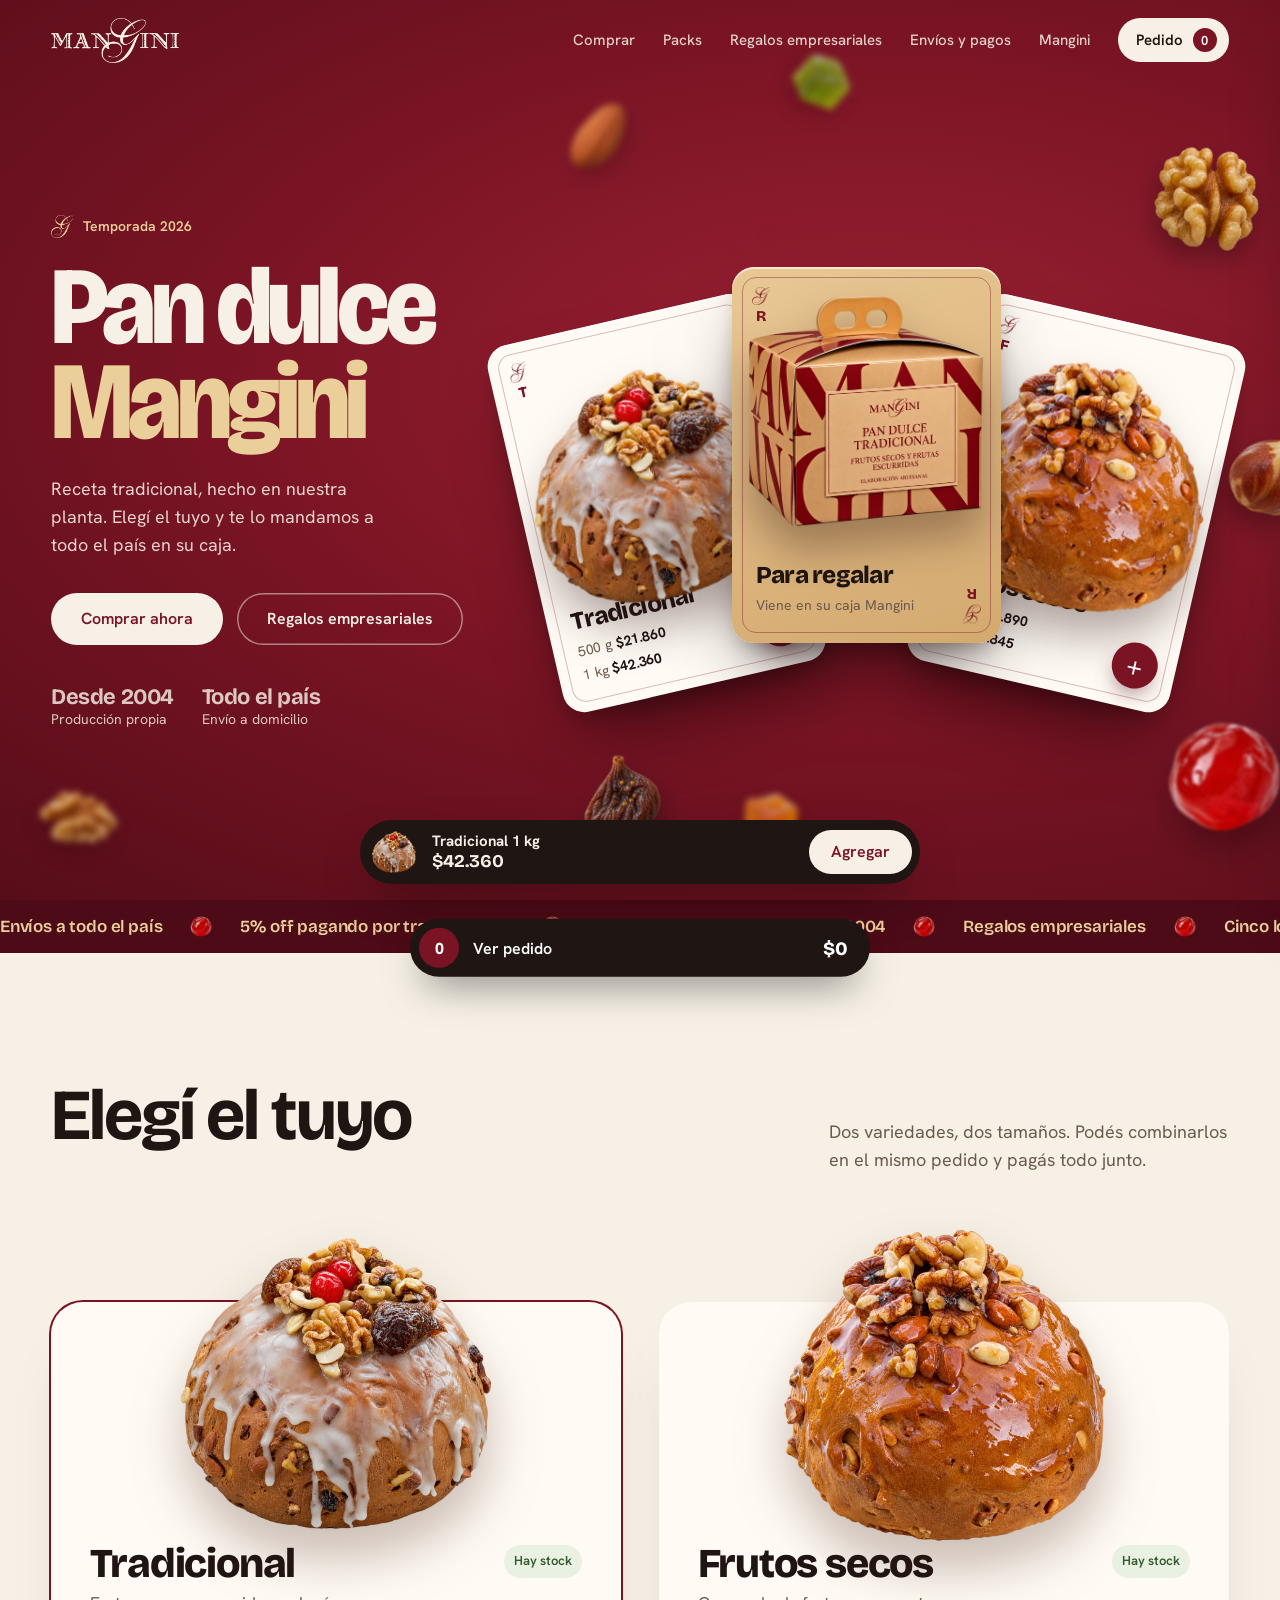
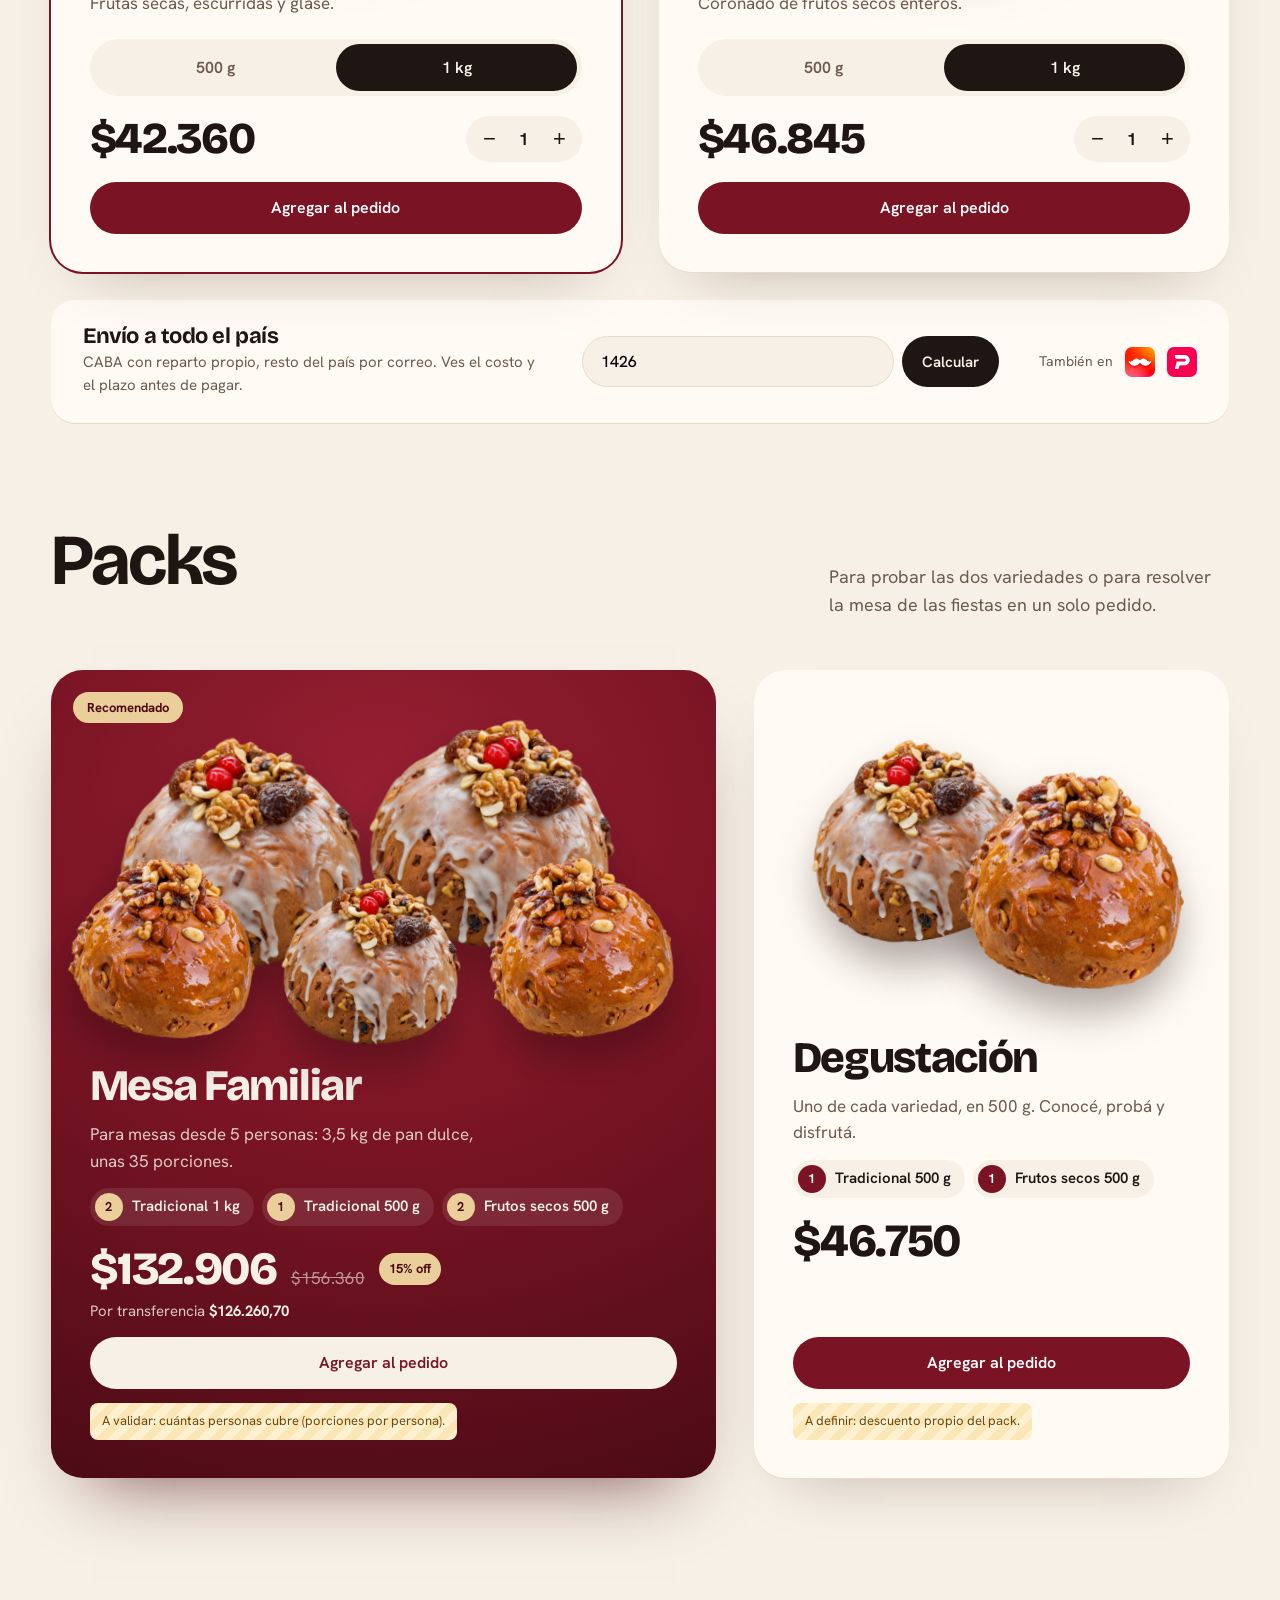
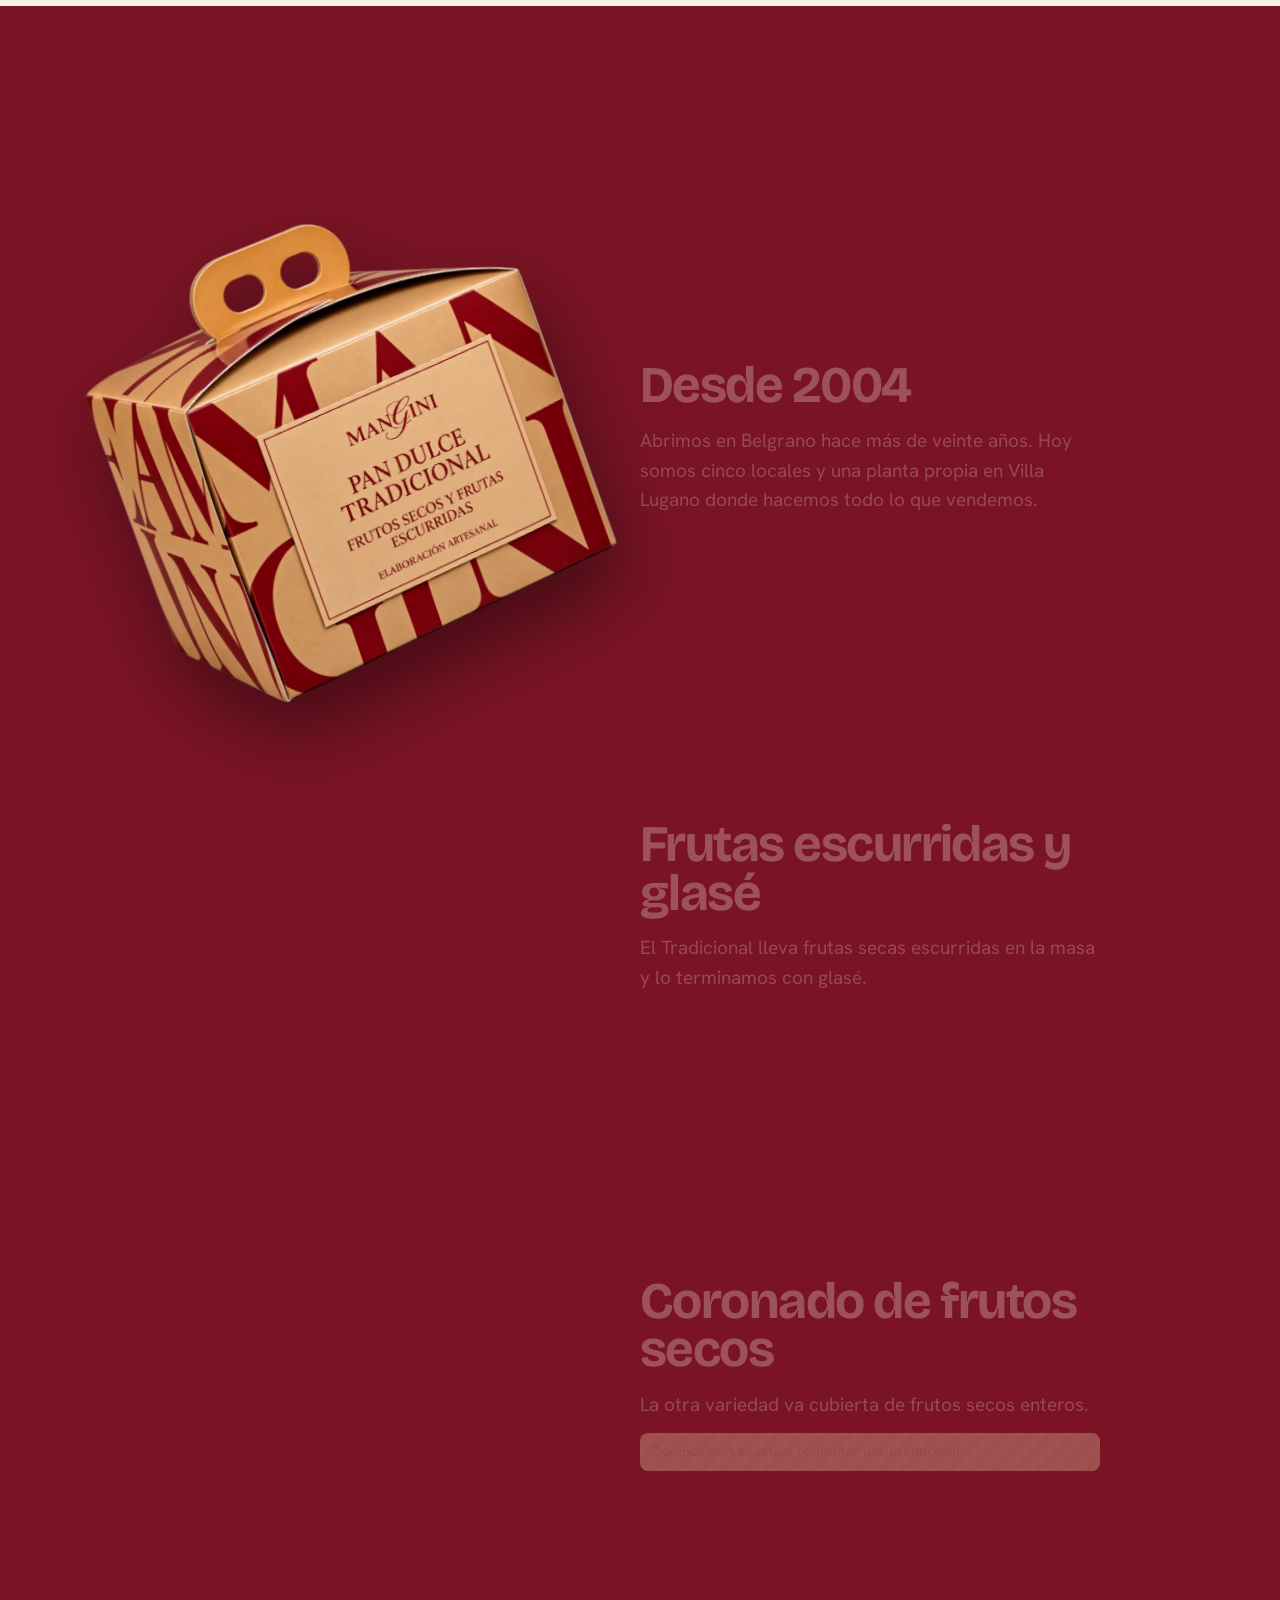
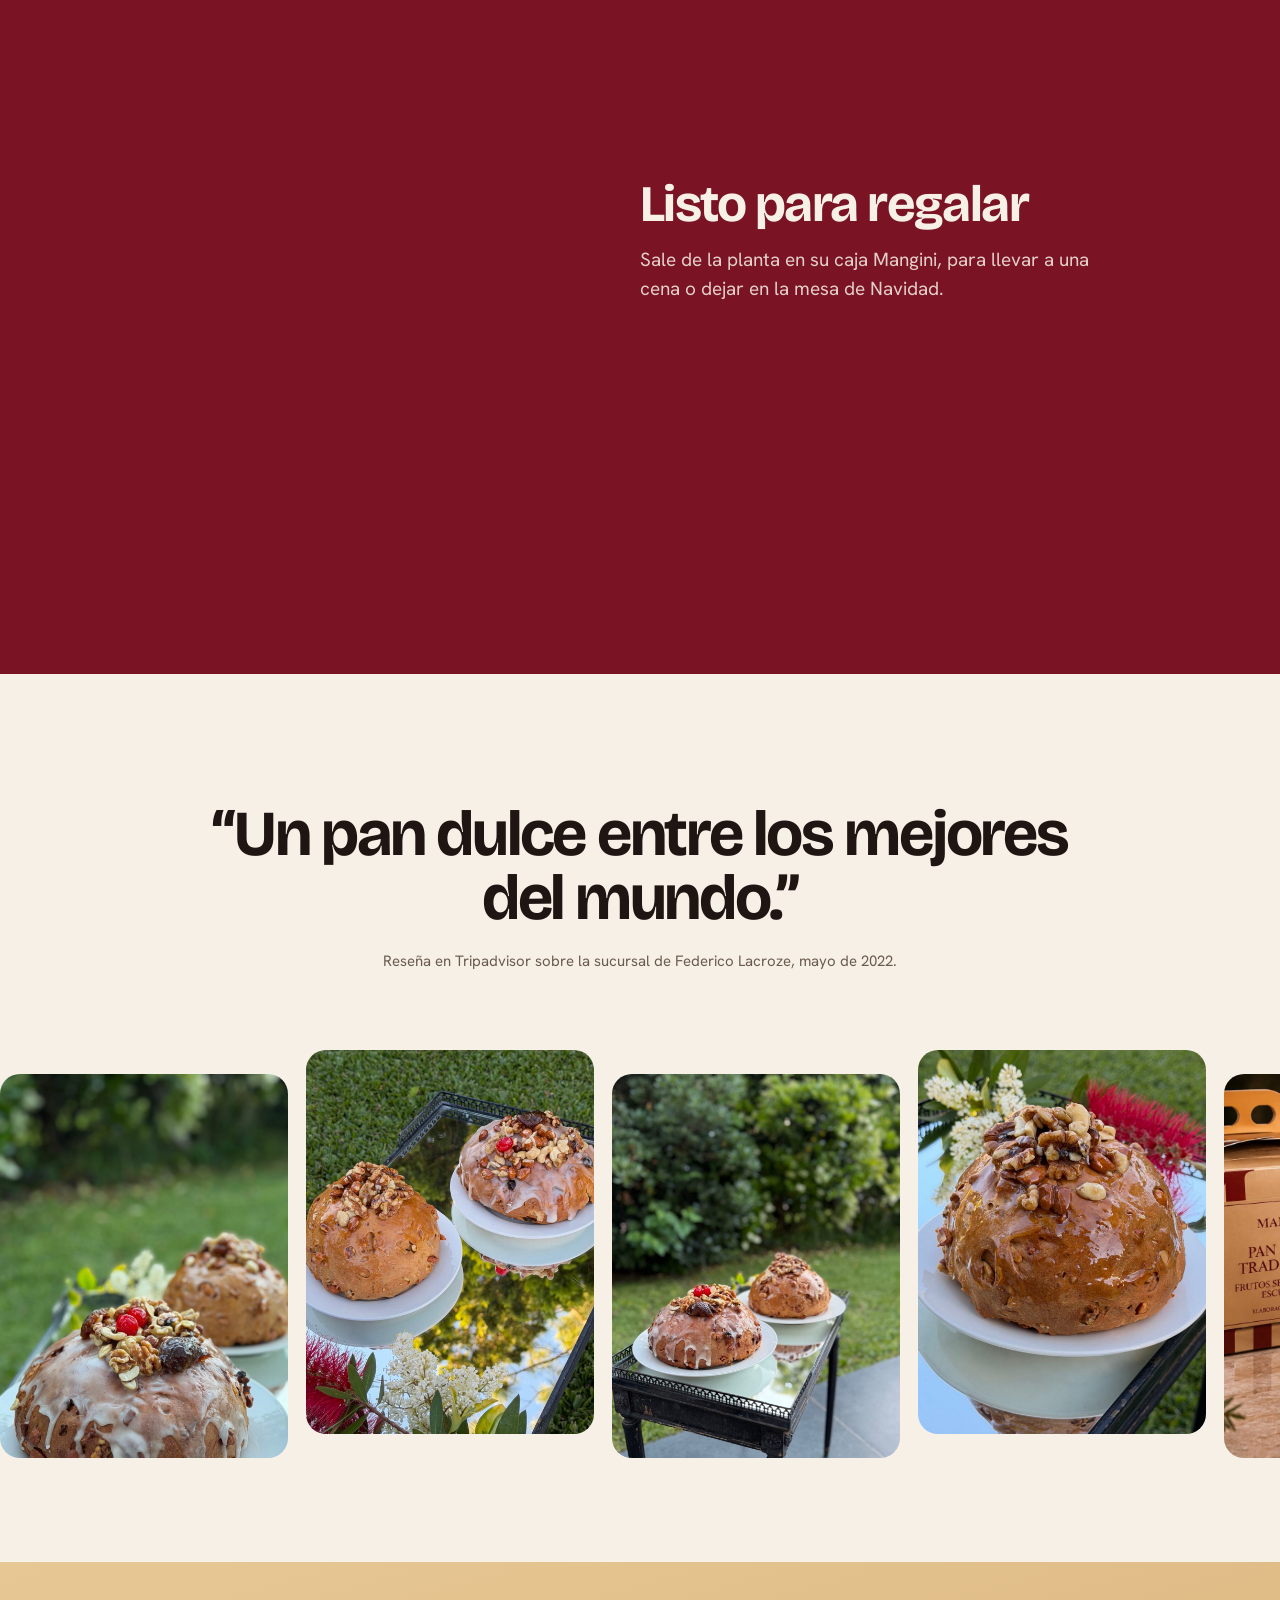
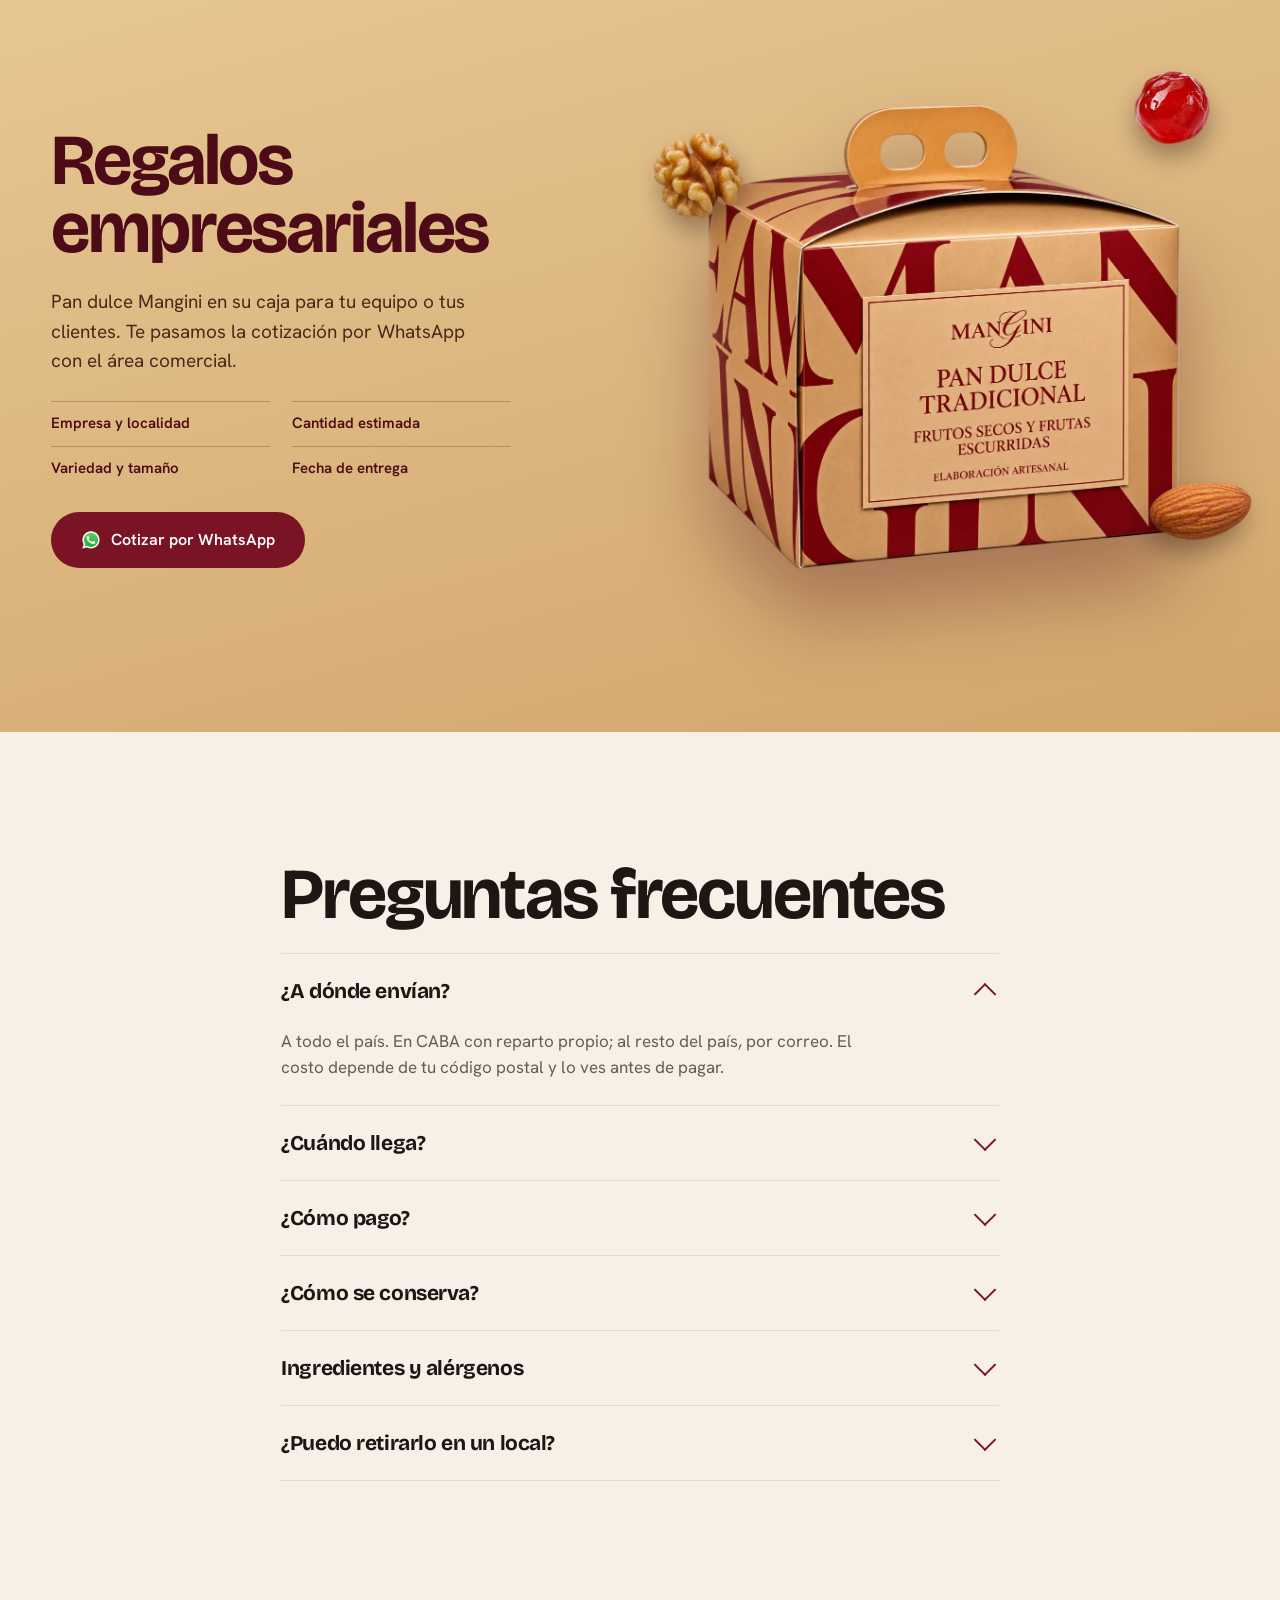
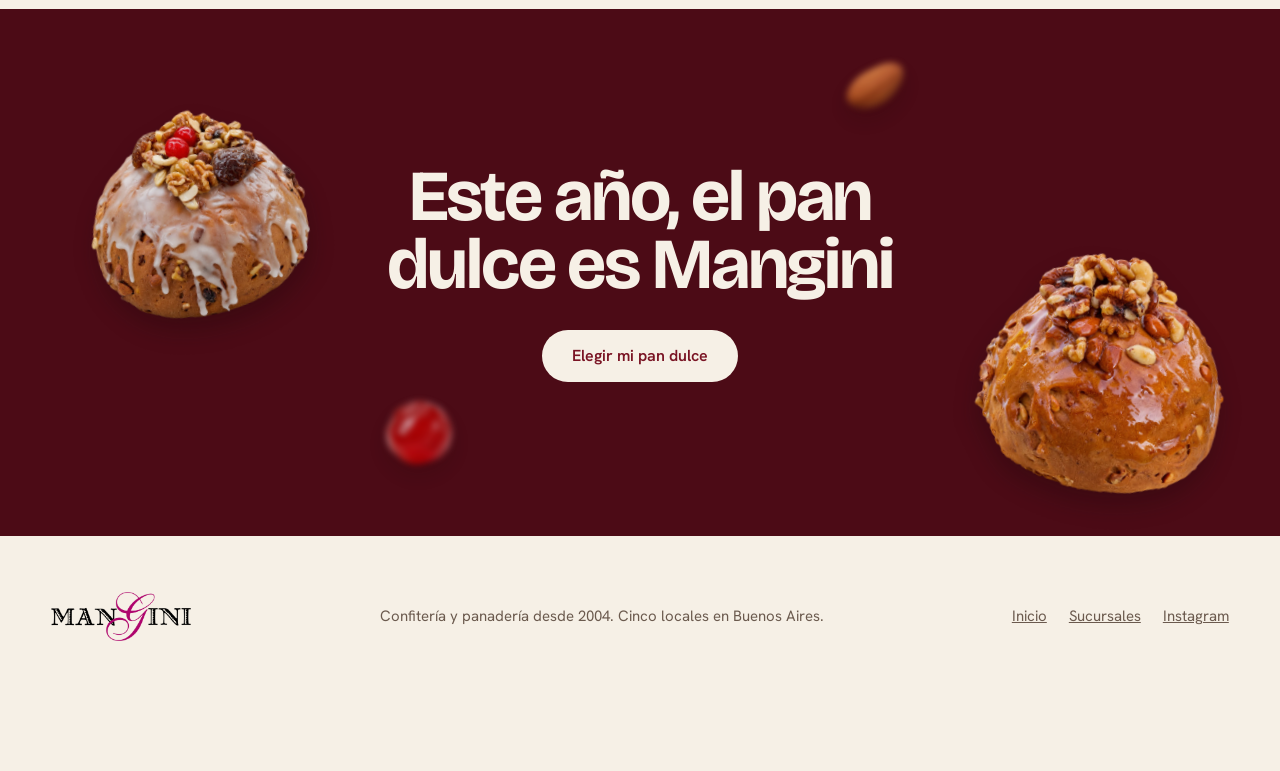
<file: nueva/pan-dulce.html>
<!doctype html>
<html lang="es-AR">
<head>
<meta charset="utf-8">
<meta name="viewport" content="width=device-width, initial-scale=1">
<meta name="robots" content="noindex">
<link rel="icon" href="/favicon.png">
<link rel="apple-touch-icon" href="/apple-touch-icon.png">
<title>Pan dulce Mangini</title>
<link rel="preconnect" href="https://fonts.googleapis.com">
<link rel="preconnect" href="https://fonts.gstatic.com" crossorigin>
<link href="https://fonts.googleapis.com/css2?family=Bricolage+Grotesque:opsz,wdth,wght@12..96,75..100,400..800&family=Hanken+Grotesk:wght@400;500;600;700&display=swap" rel="stylesheet">
<link rel="stylesheet" href="/nueva/m2.css?v=11">
</head>
<body>

<header class="nav" data-nav>
  <a href="/nueva/" aria-label="Mangini, inicio">
    <img class="logo logo-light" src="/nueva/img/logo-crema.png" alt="Mangini">
    <img class="logo logo-dark" src="/nueva/img/logo.png" alt="">
  </a>
  <nav class="nav-links" aria-label="Principal">
    <a href="#elegir">Comprar</a>
    <a href="#packs">Packs</a>
    <a href="#empresas">Regalos empresariales</a>
    <a href="#preguntas">Envíos y pagos</a>
    <a href="/nueva/">Mangini</a>
  </nav>
  <button class="cart-btn" type="button" data-open-cart>Pedido <span class="n" data-count>0</span></button>
</header>

<main>
  <!-- HERO: baraja flotante -->
  <section class="hero" data-hero>
    <div class="hero-copy">
      <p class="hero-kicker"><img src="/nueva/img/suit-g-oro.png" alt="">Temporada 2026</p>
      <h1>Pan dulce <span>Mangini</span></h1>
      <p class="hero-lede">Receta tradicional, hecho en nuestra planta. Elegí el tuyo y te lo mandamos a todo el país en su caja.</p>
      <div class="hero-ctas">
        <a class="btn btn-cream" href="#elegir">Comprar ahora</a>
        <a class="btn btn-line" href="#empresas">Regalos empresariales</a>
      </div>
      <div class="hero-meta">
        <div><b>Desde 2004</b>Producción propia</div>
        <div><b>Todo el país</b>Envío a domicilio</div>
      </div>
    </div>

    <div class="deck-wrap">
      <div class="deck" data-deck>
        <div class="card" data-slot="l" data-pick="tradicional" style="--i:0;z-index:1">
          <div class="card-float">
            <a class="card-face" href="#elegir">
              <span class="pip pip-tl"><img src="/nueva/img/suit-g.png" alt="">T</span>
              <span class="pip pip-br"><img src="/nueva/img/suit-g.png" alt="">T</span>
              <div class="card-info">
                <h3>Tradicional</h3>
                <span class="card-prices"><span>500 g <b>$21.860</b></span><span>1 kg <b>$42.360</b></span></span>
              </div>
            </a>
            <img class="card-prod" src="/nueva/img/cut-tradicional.webp" alt="Pan dulce Tradicional con glasé">
            <button class="card-add" type="button" data-quick="tradicional" aria-label="Agregar Tradicional 1 kg al pedido">+</button>
          </div>
        </div>
        <div class="card" data-slot="r" data-pick="frutos" style="--i:2;z-index:2">
          <div class="card-float">
            <a class="card-face" href="#elegir">
              <span class="pip pip-tl"><img src="/nueva/img/suit-g.png" alt="">F</span>
              <span class="pip pip-br"><img src="/nueva/img/suit-g.png" alt="">F</span>
              <div class="card-info">
                <h3>Frutos secos</h3>
                <span class="card-prices"><span>500 g <b>$24.890</b></span><span>1 kg <b>$46.845</b></span></span>
              </div>
            </a>
            <img class="card-prod" src="/nueva/img/cut-frutos.webp" alt="Pan dulce de Frutos secos">
            <button class="card-add" type="button" data-quick="frutos" aria-label="Agregar Frutos secos 1 kg al pedido">+</button>
          </div>
        </div>
        <div class="card card-box" data-slot="c" style="--i:1;z-index:3">
          <div class="card-float">
            <a class="card-face" href="#empresas">
              <span class="pip pip-tl"><img src="/nueva/img/suit-g.png" alt="">R</span>
              <span class="pip pip-br"><img src="/nueva/img/suit-g.png" alt="">R</span>
              <div class="card-info">
                <h3>Para regalar</h3>
                <span class="card-prices"><span>Viene en su caja Mangini</span></span>
              </div>
            </a>
            <img class="card-prod" src="/nueva/img/cut-caja.webp" alt="Caja de pan dulce Mangini">
          </div>
        </div>
      </div>
    </div>

    <span class="ing far"  style="--x:44%;--y:12%;--s:70px;--d:.4;--t:11s;--rot:-20deg"><img src="/nueva/img/ing-almendra.webp" alt=""></span>
    <span class="ing"      style="--x:90%;--y:16%;--s:110px;--d:1;--t:9s;--rot:15deg;--z:6"><img src="/nueva/img/ing-nuez.webp" alt=""></span>
    <span class="ing near" style="--x:91%;--y:80%;--s:118px;--d:1.6;--t:10s;--rot:-10deg;--z:6"><img src="/nueva/img/ing-cereza.webp" alt=""></span>
    <span class="ing far"  style="--x:58%;--y:88%;--s:58px;--d:.5;--t:12s"><img src="/nueva/img/ing-naranja.webp" alt=""></span>
    <span class="ing"      style="--x:96%;--y:48%;--s:84px;--d:.9;--t:8s;--rot:30deg"><img src="/nueva/img/ing-avellana.webp" alt=""></span>
    <span class="ing far"  style="--x:62%;--y:6%;--s:56px;--d:.3;--t:13s;--rot:40deg"><img src="/nueva/img/ing-verde.webp" alt=""></span>
    <span class="ing"      style="--x:45%;--y:84%;--s:84px;--d:.8;--t:10s;--rot:-25deg;--z:6"><img src="/nueva/img/ing-higo.webp" alt=""></span>
    <span class="ing far"  style="--x:3%;--y:88%;--s:80px;--d:.4;--t:12s;--rot:20deg"><img src="/nueva/img/ing-nuez2.webp" alt=""></span>
  </section>

  <div class="ticker" aria-hidden="true">
    <div class="ticker-track">
      <span>Envíos a todo el país</span><img src="/nueva/img/ing-cereza.webp" alt="">
      <span>5% off pagando por transferencia</span><img src="/nueva/img/ing-cereza.webp" alt="">
      <span>Hecho en nuestra planta desde 2004</span><img src="/nueva/img/ing-cereza.webp" alt="">
      <span>Regalos empresariales</span><img src="/nueva/img/ing-cereza.webp" alt="">
      <span>Cinco locales en Buenos Aires</span><img src="/nueva/img/ing-cereza.webp" alt="">
      <span>Envíos a todo el país</span><img src="/nueva/img/ing-cereza.webp" alt="">
      <span>5% off pagando por transferencia</span><img src="/nueva/img/ing-cereza.webp" alt="">
      <span>Hecho en nuestra planta desde 2004</span><img src="/nueva/img/ing-cereza.webp" alt="">
      <span>Regalos empresariales</span><img src="/nueva/img/ing-cereza.webp" alt="">
      <span>Cinco locales en Buenos Aires</span><img src="/nueva/img/ing-cereza.webp" alt="">
    </div>
  </div>

  <section class="choose" id="elegir">
    <div class="choose-head">
      <h2>Elegí el tuyo</h2>
      <p>Dos variedades, dos tamaños. Podés combinarlos en el mismo pedido y pagás todo junto.</p>
    </div>
    <div class="prods">
      <article class="prod" data-prod="tradicional">
        <img class="prod-img" src="/nueva/img/cut-tradicional.webp" alt="Pan dulce Tradicional">
        <div class="prod-top"><h3>Tradicional</h3><span class="prod-tag">Hay stock</span></div>
        <p class="prod-desc">Frutas secas, escurridas y glasé.</p>
        <div class="seg" role="group" aria-label="Tamaño"><button type="button" data-size="500">500 g</button><button type="button" class="on" data-size="1000">1 kg</button></div>
        <div class="prod-buy">
          <span class="prod-price" data-price>$42.360</span>
          <div class="qty"><button type="button" data-q="-1" aria-label="Uno menos">−</button><output data-qo>1</output><button type="button" data-q="1" aria-label="Uno más">+</button></div>
          <button class="btn btn-bordo" type="button" data-add>Agregar al pedido</button>
        </div>
      </article>
      <article class="prod" data-prod="frutos">
        <img class="prod-img" src="/nueva/img/cut-frutos.webp" alt="Pan dulce de Frutos secos">
        <div class="prod-top"><h3>Frutos secos</h3><span class="prod-tag">Hay stock</span></div>
        <p class="prod-desc">Coronado de frutos secos enteros.</p>
        <div class="seg" role="group" aria-label="Tamaño"><button type="button" data-size="500">500 g</button><button type="button" class="on" data-size="1000">1 kg</button></div>
        <div class="prod-buy">
          <span class="prod-price" data-price>$46.845</span>
          <div class="qty"><button type="button" data-q="-1" aria-label="Uno menos">−</button><output data-qo>1</output><button type="button" data-q="1" aria-label="Uno más">+</button></div>
          <button class="btn btn-bordo" type="button" data-add>Agregar al pedido</button>
        </div>
      </article>
    </div>
    <div class="ship">
      <div><h3>Envío a todo el país</h3><p>CABA con reparto propio, resto del país por correo. Ves el costo y el plazo antes de pagar.</p></div>
      <form onsubmit="event.preventDefault();this.querySelector('.cp-out').hidden=false">
        <div class="cp"><input aria-label="Código postal" inputmode="numeric" placeholder="Tu código postal" value="1426"><button>Calcular</button></div>
        <p class="cp-out" hidden>CABA, reparto Mangini: <b>$4.500</b>, llega en 2 a 4 días hábiles.</p>
      </form>
      <div class="apps">También en <img src="/nueva/img/logo-rappi.png" alt="Rappi"><img src="/nueva/img/logo-pedidosya.png" alt="PedidosYa"></div>
    </div>
  </section>

  <section class="packs" id="packs">
    <div class="packs-head">
      <h2>Packs</h2>
      <p>Para probar las dos variedades o para resolver la mesa de las fiestas en un solo pedido.</p>
    </div>
    <div class="pack-grid">
      <article class="pack pack-mesa" data-pack="mesa">
        <span class="pack-badge">Recomendado</span>
        <div class="pack-vis" aria-hidden="true">
          <img style="--px:4%;--py:6%;--pw:50%;--pr:-9deg;--pd:0s" src="/nueva/img/cut-tradicional.webp" alt="">
          <img style="--px:46%;--py:0%;--pw:50%;--pr:8deg;--pd:-2.4s" src="/nueva/img/cut-tradicional.webp" alt="">
          <img style="--px:-2%;--py:44%;--pw:36%;--pr:10deg;--pd:-4.1s" src="/nueva/img/cut-frutos.webp" alt="">
          <img style="--px:66%;--py:44%;--pw:36%;--pr:-8deg;--pd:-1.2s" src="/nueva/img/cut-frutos.webp" alt="">
          <img style="--px:32%;--py:48%;--pw:36%;--pr:3deg;--pd:-3.3s" src="/nueva/img/cut-tradicional.webp" alt="">
        </div>
        <div class="pack-body">
          <h3>Mesa Familiar</h3>
          <p class="pack-desc">Para mesas desde 5 personas: 3,5 kg de pan dulce, unas 35 porciones.</p>
          <ul class="pack-list">
            <li><b>2</b>Tradicional 1 kg</li>
            <li><b>1</b>Tradicional 500 g</li>
            <li><b>2</b>Frutos secos 500 g</li>
          </ul>
          <div class="pack-price">
            <strong data-pk-price>$132.906</strong>
            <s data-pk-full>$156.360</s>
            <span class="pack-off">15% off</span>
          </div>
          <p class="pack-tr">Por transferencia <b data-pk-tr>$126.260,70</b></p>
          <button class="btn btn-cream btn-wide" type="button" data-add-pack>Agregar al pedido</button>
          <span class="tbd">A validar: cuántas personas cubre (porciones por persona).</span>
        </div>
      </article>
      <article class="pack pack-deg" data-pack="degustacion">
        <div class="pack-vis" aria-hidden="true">
          <img style="--px:4%;--py:8%;--pw:56%;--pr:-10deg;--pd:-1s" src="/nueva/img/cut-tradicional.webp" alt="">
          <img style="--px:42%;--py:20%;--pw:56%;--pr:9deg;--pd:-3.6s" src="/nueva/img/cut-frutos.webp" alt="">
        </div>
        <div class="pack-body">
          <h3>Degustación</h3>
          <p class="pack-desc">Uno de cada variedad, en 500 g. Conocé, probá y disfrutá.</p>
          <ul class="pack-list">
            <li><b>1</b>Tradicional 500 g</li>
            <li><b>1</b>Frutos secos 500 g</li>
          </ul>
          <div class="pack-price"><strong data-pk-price>$46.750</strong></div>
          <button class="btn btn-bordo btn-wide" type="button" data-add-pack>Agregar al pedido</button>
          <span class="tbd">A definir: descuento propio del pack.</span>
        </div>
      </article>
    </div>
  </section>

  <section class="story" data-story>
    <div class="story-inner">
      <div class="story-stage"><img data-story-img src="/nueva/img/cut-tradicional.webp" alt=""></div>
      <div class="story-steps">
        <div class="step" data-step data-img="/nueva/img/cut-tradicional.webp">
          <img class="step-img" src="/nueva/img/cut-tradicional.webp" alt="">
          <h3>Desde 2004</h3>
          <p>Abrimos en Belgrano hace más de veinte años. Hoy somos cinco locales y una planta propia en Villa Lugano donde hacemos todo lo que vendemos.</p>
        </div>
        <div class="step" data-step data-img="/nueva/img/cut-tradicional.webp">
          <img class="step-img" src="/nueva/img/cut-tradicional.webp" alt="">
          <h3>Frutas escurridas y glasé</h3>
          <p>El Tradicional lleva frutas secas escurridas en la masa y lo terminamos con glasé.</p>
        </div>
        <div class="step" data-step data-img="/nueva/img/cut-frutos.webp">
          <img class="step-img" src="/nueva/img/cut-frutos.webp" alt="">
          <h3>Coronado de frutos secos</h3>
          <p>La otra variedad va cubierta de frutos secos enteros.</p>
          <span class="tbd">Composición exacta a confirmar por producción</span>
        </div>
        <div class="step" data-step data-img="/nueva/img/cut-caja.webp">
          <img class="step-img" src="/nueva/img/cut-caja.webp" alt="">
          <h3>Listo para regalar</h3>
          <p>Sale de la planta en su caja Mangini, para llevar a una cena o dejar en la mesa de Navidad.</p>
        </div>
      </div>
    </div>
  </section>

  <section class="real">
    <div class="real-quote">
      <blockquote>“Un pan dulce entre los mejores del mundo.”</blockquote>
      <p>Reseña en Tripadvisor sobre la sucursal de Federico Lacroze, mayo de 2022.</p>
    </div>
    <div class="reel" aria-hidden="true">
      <img src="/nueva/img/tradicional.jpg" alt=""><img src="/nueva/img/duo-espejo.jpg" alt=""><img src="/nueva/img/jardin-mesa.jpg" alt=""><img src="/nueva/img/frutos-secos.jpg" alt=""><img src="/nueva/img/hero-caja.jpg" alt=""><img src="/nueva/img/frutos-mano.jpg" alt=""><img src="/nueva/img/duo-flores.jpg" alt=""><img src="/nueva/img/jardin-bokeh.jpg" alt="">
      <img src="/nueva/img/tradicional.jpg" alt=""><img src="/nueva/img/duo-espejo.jpg" alt=""><img src="/nueva/img/jardin-mesa.jpg" alt=""><img src="/nueva/img/frutos-secos.jpg" alt=""><img src="/nueva/img/hero-caja.jpg" alt=""><img src="/nueva/img/frutos-mano.jpg" alt=""><img src="/nueva/img/duo-flores.jpg" alt=""><img src="/nueva/img/jardin-bokeh.jpg" alt="">
    </div>
  </section>

  <section class="biz" id="empresas">
    <div class="biz-inner">
      <div>
        <h2>Regalos empresariales</h2>
        <p>Pan dulce Mangini en su caja para tu equipo o tus clientes. Te pasamos la cotización por WhatsApp con el área comercial.</p>
        <ul><li>Empresa y localidad</li><li>Cantidad estimada</li><li>Variedad y tamaño</li><li>Fecha de entrega</li></ul>
        <a class="btn btn-bordo" href="#"><img src="/nueva/img/whatsapp.png" alt="">Cotizar por WhatsApp</a>
      </div>
      <div class="biz-box">
        <img src="/nueva/img/cut-caja.webp" alt="Caja de pan dulce Mangini">
        <span class="ing" style="--x:-6%;--y:8%;--s:90px;--d:0;--t:9s;--rot:-15deg"><img src="/nueva/img/ing-nuez.webp" alt=""></span>
        <span class="ing" style="--x:86%;--y:-4%;--s:80px;--d:0;--t:10s"><img src="/nueva/img/ing-cereza.webp" alt=""></span>
        <span class="ing" style="--x:90%;--y:74%;--s:96px;--d:0;--t:11s;--rot:25deg"><img src="/nueva/img/ing-almendra.webp" alt=""></span>
      </div>
    </div>
  </section>

  <section class="faq" id="preguntas">
    <h2>Preguntas frecuentes</h2>
    <details open><summary>¿A dónde envían?</summary><p>A todo el país. En CABA con reparto propio; al resto del país, por correo. El costo depende de tu código postal y lo ves antes de pagar.</p></details>
    <details><summary>¿Cuándo llega?</summary><p>Te mostramos el plazo estimado cuando ponés tu código postal. Despachamos en días hábiles.</p></details>
    <details><summary>¿Cómo pago?</summary><p>Por transferencia tenés 5% de descuento adicional y despachamos cuando se acredita. También podés pagar con Mercado Pago, o en efectivo si lo retirás en un local.</p><p><span class="tbd">A confirmar: si el 5% por transferencia aplica también a unidades sueltas y al pack Degustación, el recargo de Mercado Pago (“tasa + diferencia”) y el precio en efectivo.</span></p></details>
    <details><summary>¿Cómo se conserva?</summary><p><span class="tbd">A confirmar por producción: duración y forma de conservación.</span></p></details>
    <details><summary>Ingredientes y alérgenos</summary><p><span class="tbd">A confirmar por producción: ingredientes completos y alérgenos de cada variedad.</span></p></details>
    <details><summary>¿Puedo retirarlo en un local?</summary><p>Sí, y podés pagarlo en efectivo al retirar.</p><p><span class="tbd">A confirmar: en qué locales, desde qué fecha y con qué packaging.</span></p></details>
  </section>

  <section class="closing">
    <span class="ing" style="--x:6%;--y:16%;--s:240px;--d:0;--t:9s;--rot:-12deg"><img src="/nueva/img/cut-tradicional.webp" alt=""></span>
    <span class="ing" style="--x:76%;--y:44%;--s:260px;--d:0;--t:10s;--rot:10deg"><img src="/nueva/img/cut-frutos.webp" alt=""></span>
    <span class="ing far" style="--x:30%;--y:74%;--s:70px;--d:0;--t:12s"><img src="/nueva/img/ing-cereza.webp" alt=""></span>
    <span class="ing far" style="--x:66%;--y:10%;--s:60px;--d:0;--t:11s"><img src="/nueva/img/ing-almendra.webp" alt=""></span>
    <h2>Este año, el pan dulce es Mangini</h2>
    <a class="btn btn-cream" href="#elegir">Elegir mi pan dulce</a>
  </section>
</main>

<footer class="foot">
  <img src="/nueva/img/logo.png" alt="Mangini">
  <p>Confitería y panadería desde 2004. Cinco locales en Buenos Aires.</p>
  <nav><a href="/nueva/">Inicio</a><a href="#">Sucursales</a><a href="#">Instagram</a></nav>
</footer>

<div class="sticky" data-sticky>
  <img data-st-img src="/nueva/img/cut-tradicional.webp" alt="">
  <div><strong data-st-name>Tradicional 1 kg</strong><span data-st-price>$42.360</span></div>
  <button class="btn btn-cream" type="button" data-st-add>Agregar</button>
</div>

<script src="/nueva/pedido.js?v=4"></script>
<script>
const $=s=>document.querySelector(s),$$=s=>[...document.querySelectorAll(s)];
const {variedades:P,fmt,peso}=window.Pedido;
const S={tradicional:{s:1000,q:1},frutos:{s:1000,q:1}};let last='tradicional';

// la baraja se reparte al cargar
requestAnimationFrame(()=>setTimeout(()=>$('.deck-wrap').classList.add('is-dealt'),60));
// parallax con el mouse
const hero=$('[data-hero]');
hero.addEventListener('pointermove',e=>{const r=hero.getBoundingClientRect();hero.style.setProperty('--mx',((e.clientX-r.left)/r.width*2-1).toFixed(3));hero.style.setProperty('--my',((e.clientY-r.top)/r.height*2-1).toFixed(3))});
hero.addEventListener('pointerleave',()=>{hero.style.setProperty('--mx',0);hero.style.setProperty('--my',0)});
// nav sólida al bajar
const nav=$('[data-nav]');const onScroll=()=>nav.classList.toggle('is-solid',scrollY>innerHeight*.75);addEventListener('scroll',onScroll,{passive:true});onScroll();

// selector por variedad
function paint(k){const el=$(`[data-prod="${k}"]`),st=S[k];
  el.querySelectorAll('[data-size]').forEach(b=>{const on=+b.dataset.size===st.s;b.classList.toggle('on',on);b.setAttribute('aria-pressed',on)});
  el.querySelector('[data-price]').textContent=fmt(P[k].precios[st.s]*st.q);el.querySelector('[data-qo]').textContent=st.q;
  $$('.prod').forEach(p=>p.classList.toggle('is-picked',p.dataset.prod===last));
  const L=S[last];$('[data-st-img]').src=P[last].img;$('[data-st-name]').textContent=`${L.q>1?L.q+' × ':''}${P[last].nombre} ${peso(L.s)}`;$('[data-st-price]').textContent=fmt(P[last].precios[L.s]*L.q);
}
$$('.prod').forEach(el=>{const k=el.dataset.prod;
  el.querySelectorAll('[data-size]').forEach(b=>b.onclick=()=>{S[k].s=+b.dataset.size;last=k;paint(k)});
  el.querySelectorAll('[data-q]').forEach(b=>b.onclick=()=>{S[k].q=Math.max(1,S[k].q+ +b.dataset.q);last=k;paint(k)});
  el.querySelector('[data-add]').onclick=()=>{last=k;Pedido.agregar(k+'-'+S[k].s,S[k].q,el.querySelector('.prod-img'));S[k].q=1;paint(k)};
});
$$('[data-pick]').forEach(c=>c.querySelector('.card-face').addEventListener('click',()=>{last=c.dataset.pick;paint(last)}));
$('[data-st-add]').onclick=()=>{Pedido.agregar(last+'-'+S[last].s,S[last].q,$('[data-st-img]'))};

// barra de selección: aparece al pasar la zona de compra (si todavía no hay pedido)
const sticky=$('[data-sticky]');
new IntersectionObserver(([e])=>sticky.classList.toggle('show',!e.isIntersecting&&e.boundingClientRect.top<0),{threshold:0}).observe($('.prods'));

// historia: el producto gira y cambia con cada paso
const stage=$('[data-story-img]');const steps=$$('[data-step]');
const so=new IntersectionObserver(es=>es.forEach(e=>{if(!e.isIntersecting)return;steps.forEach(s=>s.classList.toggle('on',s===e.target));if(stage.getAttribute('src')!==e.target.dataset.img)stage.src=e.target.dataset.img}),{rootMargin:'-45% 0px -45% 0px'});
steps.forEach(s=>so.observe(s));
const story=$('[data-story]');
addEventListener('scroll',()=>{const r=story.getBoundingClientRect();const p=Math.min(1,Math.max(0,-r.top/(r.height-innerHeight)));stage.style.setProperty('--rot',(p*40-20).toFixed(1)+'deg');stage.style.setProperty('--sc',(0.92+Math.sin(p*Math.PI)*0.12).toFixed(3))},{passive:true});

paint('tradicional');paint('frutos');
</script>
</body>
</html>
</file>
<file: nueva/m2.css>
:root{
  --bordo:#7A1424;
  --bordo-hi:#9A2133;
  --bordo-lo:#4C0B16;
  --crema:#F6F0E6;
  --papel:#FFFBF4;
  --kraft:#D9B47E;
  --oro:#EBCF9A;
  --tinta:#1F1513;
  --tinta-2:#6B5A4E;
  --linea:#E6DACA;
  --display:'Bricolage Grotesque',system-ui,sans-serif;
  --sans:'Hanken Grotesk',system-ui,-apple-system,sans-serif;
  --gutter:clamp(16px,4vw,64px);
  --ease:cubic-bezier(.2,.8,.2,1);
}
*{box-sizing:border-box;margin:0}
html{scroll-behavior:smooth;scroll-padding-top:80px}
body{background:var(--crema);color:var(--tinta);font:400 17px/1.55 var(--sans);-webkit-font-smoothing:antialiased;overflow-x:clip}
img{display:block;max-width:100%}
a{color:inherit}
h1,h2,h3{font-family:var(--display);font-weight:700;letter-spacing:-.03em;line-height:.95}
h2{font-size:clamp(40px,5.6vw,84px);margin-bottom:.35em}
:focus-visible{outline:3px solid var(--oro);outline-offset:3px;border-radius:6px}

/* ---------- Header ---------- */
.nav{position:fixed;z-index:40;inset:0 0 auto;display:flex;align-items:center;gap:28px;padding:18px var(--gutter);transition:background .3s,padding .3s,box-shadow .3s}
.nav .logo{width:128px;height:auto}
.nav .logo-dark{display:none}
.nav-links{display:flex;gap:28px;margin-left:auto;font-weight:500;font-size:15px}
.nav-links a{text-decoration:none;color:var(--crema);opacity:.85}
.nav-links a:hover{opacity:1}
.cart-btn{font:600 15px var(--sans);display:flex;align-items:center;gap:10px;border:0;cursor:pointer;background:var(--crema);color:var(--tinta);border-radius:999px;padding:10px 12px 10px 18px}
.cart-btn .n{background:var(--bordo);color:#fff;min-width:24px;height:24px;border-radius:999px;display:grid;place-items:center;font-size:13px}
.nav.is-solid{background:rgba(246,240,230,.92);-webkit-backdrop-filter:blur(12px);backdrop-filter:blur(12px);padding-block:12px;box-shadow:0 1px 0 var(--linea)}
.nav.is-solid .logo-light{display:none}
.nav.is-solid .logo-dark{display:block}
.nav.is-solid .nav-links a{color:var(--tinta)}
.nav.is-solid .cart-btn{background:var(--tinta);color:var(--crema)}

/* ---------- Buttons ---------- */
.btn{display:inline-flex;align-items:center;justify-content:center;gap:10px;font:600 16px/1 var(--sans);text-decoration:none;border:0;border-radius:999px;padding:18px 30px;cursor:pointer;transition:transform .2s var(--ease),background .2s}
.btn:active{transform:scale(.97)}
.btn-cream{background:var(--crema);color:var(--bordo)}
.btn-cream:hover{background:#fff}
.btn-bordo{background:var(--bordo);color:#fff}
.btn-bordo:hover{background:var(--bordo-lo)}
.btn-line{background:transparent;color:var(--crema);box-shadow:inset 0 0 0 1.5px rgba(246,240,230,.5)}
.btn-line:hover{box-shadow:inset 0 0 0 1.5px var(--crema)}
.btn-wide{width:100%}
.btn img{width:20px}

/* ---------- Hero ---------- */
.hero{position:relative;min-height:100svh;background:radial-gradient(120% 90% at 68% 42%,var(--bordo-hi) 0%,var(--bordo) 42%,var(--bordo-lo) 100%);color:var(--crema);overflow:hidden;display:grid;grid-template-columns:minmax(0,5fr) minmax(0,7fr);align-items:center;padding:110px var(--gutter) 64px;perspective:1600px}
.hero-copy{position:relative;z-index:5;max-width:560px}
.hero-kicker{display:inline-flex;align-items:center;gap:10px;font-weight:600;font-size:14px;color:var(--oro);margin-bottom:22px}
.hero-kicker img{width:22px}
.hero h1{font-size:clamp(64px,8.6vw,138px);font-weight:800;line-height:.86;letter-spacing:-.045em;margin-bottom:26px;font-stretch:90%}
.hero h1 span{display:block;color:var(--oro)}
.hero-lede{font-size:clamp(17px,1.4vw,20px);opacity:.88;max-width:34ch;margin-bottom:34px}
.hero-ctas{display:flex;flex-wrap:wrap;gap:14px}
.hero-meta{display:flex;gap:28px;margin-top:40px;font-size:14px;opacity:.82}
.hero-meta b{display:block;font:700 22px/1.1 var(--display);color:var(--crema);opacity:1;letter-spacing:-.02em}

/* Deck */
.deck-wrap{position:relative;height:min(78vh,720px);display:grid;place-items:center;perspective:1600px;margin-right:clamp(0px,3vw,60px)}
.deck{position:relative;width:min(280px,21vw);aspect-ratio:5/7;transform:rotateX(calc(var(--my,0)*-7deg)) rotateY(calc(var(--mx,0)*10deg));transition:transform .5s var(--ease)}
.card{position:absolute;inset:0;text-decoration:none;color:var(--tinta);transform-origin:50% 120%;transform:translateX(0) rotate(0) translateY(40px) scale(.9);opacity:0;transition:transform 1.1s var(--ease),opacity .6s;transition-delay:calc(var(--i)*.12s + .25s)}
.is-dealt .card{opacity:1;transform:translateX(var(--x)) rotate(var(--r)) translateY(var(--y,0))}
.card-float{position:absolute;inset:0;animation:bob 6s ease-in-out infinite;animation-delay:calc(var(--i)*-1.7s)}
.card-face{position:absolute;inset:0;border-radius:22px;background:var(--papel);box-shadow:0 2px 0 rgba(255,255,255,.6) inset,0 40px 70px -24px rgba(20,4,8,.65),0 12px 24px -10px rgba(20,4,8,.4);padding:14px;transition:transform .45s var(--ease),box-shadow .45s}
.card-face::before{content:'';position:absolute;inset:10px;border:1.5px solid rgba(122,20,36,.28);border-radius:14px;pointer-events:none}
.pip{position:absolute;font:800 15px/1 var(--display);color:var(--bordo);letter-spacing:-.02em;text-align:center;display:grid;gap:4px;justify-items:center}
.pip img{width:18px;opacity:.9}
.pip-tl{top:20px;left:20px}
.pip-br{bottom:20px;right:20px;transform:rotate(180deg)}
.card-prod{position:absolute;left:50%;top:9%;width:118%;transform:translateX(-50%);filter:drop-shadow(0 26px 22px rgba(40,10,10,.35));transition:transform .45s var(--ease)}
.card-info{position:absolute;left:24px;right:24px;bottom:26px}
.card-info h3{font-size:clamp(22px,1.9vw,30px);font-weight:800;margin-bottom:8px}
.card-prices{display:flex;flex-direction:column;gap:2px;font-size:14px;color:var(--tinta-2)}
.card-prices span{white-space:nowrap}
.card-prices b{color:var(--tinta);font-weight:700}
.card:hover .card-face{transform:translateY(-22px) rotate(calc(var(--r) * -.6))}
.card:hover .card-prod{transform:translateX(-50%) translateY(-34px) scale(1.05) rotate(calc(var(--r) * -.6))}
.card:focus-visible{outline:none}
.card:focus-visible .card-face{box-shadow:0 0 0 4px var(--oro),0 40px 70px -24px rgba(20,4,8,.65)}
.card-box .card-face{background:linear-gradient(160deg,#E9C894,#D3A96F)}
.card-box .card-face::before{border-color:rgba(122,20,36,.4)}
.card-box .card-prod{width:96%;top:6%}
[data-slot="l"]{--x:-58%;--r:-13deg;--y:24px}
[data-slot="r"]{--x:58%;--r:13deg;--y:24px}
[data-slot="c"]{--x:0%;--r:0deg;--y:-18px}
@keyframes bob{0%,100%{transform:translateY(0)}50%{transform:translateY(-16px)}}

/* Floating ingredients */
.ing{position:absolute;z-index:var(--z,1);left:var(--x);top:var(--y);width:var(--s);pointer-events:none;transform:translate(calc(var(--mx,0)*var(--d)*-40px),calc(var(--my,0)*var(--d)*-30px)) rotate(var(--rot,0deg));transition:transform .6s var(--ease)}
.ing img{width:100%;animation:drift var(--t,9s) ease-in-out infinite;animation-delay:var(--dl,0s);filter:drop-shadow(0 14px 12px rgba(30,5,8,.35))}
.ing.far img{filter:blur(3px) drop-shadow(0 10px 10px rgba(30,5,8,.25));opacity:.85}
.ing.near img{filter:blur(1.5px) drop-shadow(0 20px 18px rgba(30,5,8,.4))}
@keyframes drift{0%,100%{transform:translate(0,0) rotate(0)}33%{transform:translate(8px,-18px) rotate(8deg)}66%{transform:translate(-6px,-6px) rotate(-6deg)}}

/* Ticker */
.ticker{background:var(--bordo-lo);color:var(--oro);overflow:hidden;white-space:nowrap;padding:16px 0;font:600 17px var(--display);letter-spacing:-.01em}
.ticker-track{display:inline-flex;align-items:center;gap:28px;animation:tick 38s linear infinite}
.ticker-track img{width:22px}
@keyframes tick{to{transform:translateX(-50%)}}

/* ---------- Chooser ---------- */
.choose{padding:clamp(80px,10vw,150px) var(--gutter) clamp(64px,8vw,110px);max-width:1320px;margin:0 auto}
.choose-head{display:flex;justify-content:space-between;align-items:end;gap:32px;margin-bottom:clamp(90px,10vw,140px)}
.choose-head p{max-width:40ch;color:var(--tinta-2);font-size:18px}
.prods{display:grid;grid-template-columns:repeat(2,minmax(0,1fr));gap:clamp(20px,3vw,40px)}
.prod{position:relative;background:var(--papel);border-radius:32px;padding:clamp(200px,19vw,270px) clamp(24px,3vw,40px) clamp(24px,3vw,40px);box-shadow:0 1px 0 var(--linea),0 30px 60px -40px rgba(60,20,10,.35);transition:box-shadow .3s}
.prod.is-picked{box-shadow:0 0 0 2px var(--bordo),0 30px 60px -40px rgba(60,20,10,.35)}
.prod-img{position:absolute;left:0;right:0;margin-inline:auto;top:clamp(-100px,-7vw,-60px);width:min(60%,340px);filter:drop-shadow(0 30px 26px rgba(60,20,10,.28));animation:bob 7s ease-in-out infinite}
.prod:nth-child(2) .prod-img{animation-delay:-3s}
.prod-top{display:flex;justify-content:space-between;align-items:start;gap:16px;margin-bottom:6px}
.prod h3{font-size:clamp(32px,3.2vw,46px);font-weight:800}
.prod-tag{font-size:13px;font-weight:600;background:#E9F1E3;color:#2F5A2A;padding:6px 10px;border-radius:999px;white-space:nowrap}
.prod-desc{color:var(--tinta-2);margin-bottom:22px}
.seg{display:grid;grid-template-columns:1fr 1fr;background:var(--crema);border-radius:999px;padding:5px;margin-bottom:20px}
.seg button{font:600 16px var(--sans);border:0;background:transparent;border-radius:999px;padding:13px;cursor:pointer;color:var(--tinta-2);transition:background .2s,color .2s}
.seg button.on{background:var(--tinta);color:var(--crema)}
.prod-buy{display:grid;grid-template-columns:1fr auto;gap:14px;align-items:center}
.prod-price{font:800 44px/1 var(--display);letter-spacing:-.03em}
.qty{display:flex;align-items:center;background:var(--crema);border-radius:999px}
.qty button{width:46px;height:46px;border:0;background:none;font-size:22px;cursor:pointer;color:var(--tinta)}
.qty output{min-width:24px;text-align:center;font-weight:700}
.prod .btn{grid-column:1/-1;margin-top:6px}
.ship{display:grid;grid-template-columns:minmax(0,1.1fr) minmax(0,1fr) auto;gap:24px 40px;align-items:center;margin-top:28px;padding:26px 32px;background:var(--papel);border-radius:24px;box-shadow:0 1px 0 var(--linea)}
.ship h3{font-size:22px;letter-spacing:-.02em;margin-bottom:4px}
.ship p{color:var(--tinta-2);font-size:15px}
.cp{display:flex;gap:8px}
.cp input{flex:1;min-width:0;font:500 16px var(--sans);padding:14px 18px;border:1.5px solid var(--linea);border-radius:999px;background:var(--crema)}
.cp button{font:600 15px var(--sans);border:0;border-radius:999px;padding:0 20px;background:var(--tinta);color:var(--crema);cursor:pointer}
.cp-out{font-size:14px;margin-top:8px;color:var(--tinta)}
.apps{display:flex;align-items:center;gap:12px;font-size:14px;color:var(--tinta-2)}
.apps img{height:30px;width:auto;border-radius:7px}

/* ---------- Story (sticky) ---------- */
.story{background:var(--bordo);color:var(--crema);position:relative}
.story-inner{display:grid;grid-template-columns:minmax(0,1fr) minmax(0,1fr);max-width:1320px;margin:0 auto;padding:0 var(--gutter)}
.story-stage{position:sticky;top:0;height:100svh;display:grid;place-items:center}
.story-stage img{width:min(92%,560px);filter:drop-shadow(0 40px 40px rgba(20,4,8,.5));transform:rotate(var(--rot,0deg)) scale(var(--sc,1));transition:transform .2s linear}
.story-steps{padding:22vh 0}
.step{min-height:52vh;display:flex;flex-direction:column;justify-content:center;max-width:460px;opacity:.28;transition:opacity .5s}
.step.on{opacity:1}
.step h3{font-size:clamp(34px,4vw,56px);margin-bottom:16px}
.step p{font-size:19px;opacity:.85}
.step-img{display:none}
.step .tbd{font-size:14px;margin-top:14px;color:var(--oro);opacity:1}

/* ---------- Photos + quote ---------- */
.real{padding:clamp(80px,10vw,140px) 0;overflow:hidden}
.real-quote{max-width:1000px;margin:0 auto clamp(48px,6vw,80px);padding:0 var(--gutter);text-align:center}
.real-quote blockquote{font:700 clamp(36px,5vw,72px)/1 var(--display);letter-spacing:-.035em}
.real-quote p{margin-top:20px;color:var(--tinta-2);font-size:15px}
.reel{display:flex;gap:18px;width:max-content;animation:tick 60s linear infinite}
.reel img{height:clamp(260px,30vw,420px);width:auto;aspect-ratio:3/4;object-fit:cover;border-radius:20px}
.reel img:nth-child(odd){transform:translateY(24px)}

/* ---------- Business ---------- */
.biz{position:relative;background:linear-gradient(165deg,#E7C895,#D2A66B);overflow:hidden}
.biz-inner{display:grid;grid-template-columns:minmax(0,1fr) minmax(0,1fr);gap:40px;align-items:center;max-width:1320px;margin:0 auto;padding:clamp(80px,10vw,140px) var(--gutter)}
.biz h2{color:var(--bordo-lo)}
.biz p{font-size:19px;max-width:40ch;margin-bottom:26px;color:#4a2a1a}
.biz ul{list-style:none;padding:0;display:grid;grid-template-columns:1fr 1fr;gap:10px 22px;margin-bottom:32px;max-width:460px}
.biz li{padding-top:10px;border-top:1.5px solid rgba(76,11,22,.25);font-weight:600;font-size:15px;color:var(--bordo-lo)}
.biz-box{position:relative;justify-self:center;width:min(100%,520px)}
.biz-box>img{width:100%;filter:drop-shadow(0 50px 40px rgba(76,11,22,.35));animation:bob 8s ease-in-out infinite;transform-origin:50% 60%}
.biz-box .ing{position:absolute}

/* ---------- FAQ ---------- */
.faq{max-width:820px;margin:0 auto;padding:clamp(80px,10vw,140px) var(--gutter)}
.faq details{border-bottom:1px solid var(--linea)}
.faq details:first-of-type{border-top:1px solid var(--linea)}
.faq summary{list-style:none;cursor:pointer;padding:24px 48px 24px 0;font:700 21px var(--display);letter-spacing:-.02em;position:relative}
.faq summary::-webkit-details-marker{display:none}
.faq summary::after{content:'';position:absolute;right:6px;top:50%;width:14px;height:14px;border-right:2px solid var(--bordo);border-bottom:2px solid var(--bordo);transform:translateY(-70%) rotate(45deg);transition:transform .25s}
.faq details[open] summary::after{transform:translateY(-30%) rotate(-135deg)}
.faq details p{padding:0 0 24px;color:var(--tinta-2);max-width:60ch}
.tbd{display:inline-block;background:repeating-linear-gradient(-45deg,#fff1cf 0 8px,#fbe6b5 8px 16px);color:#6b4a12;padding:8px 12px;border-radius:8px;font-size:14px}

/* ---------- Close ---------- */
.closing{position:relative;background:var(--bordo-lo);color:var(--crema);text-align:center;padding:clamp(90px,12vw,170px) var(--gutter);overflow:hidden}
.closing h2{max-width:13ch;margin:0 auto 32px;position:relative;z-index:2}
.closing .btn{position:relative;z-index:2}
.closing .ing{opacity:.95}

/* ---------- Footer ---------- */
.foot{padding:56px var(--gutter) 130px;display:flex;flex-wrap:wrap;gap:20px 48px;align-items:center;justify-content:space-between;font-size:15px;color:var(--tinta-2)}
.foot img{width:140px}
.foot nav{display:flex;gap:22px}

/* ---------- Sticky + cart ---------- */
.sticky{position:fixed;z-index:35;left:50%;bottom:16px;transform:translate(-50%,140%);width:min(560px,calc(100% - 24px));display:flex;align-items:center;gap:14px;background:var(--tinta);color:var(--crema);border-radius:999px;padding:8px 8px 8px 10px;box-shadow:0 20px 50px -18px rgba(0,0,0,.5);transition:transform .45s var(--ease)}
.sticky.show{transform:translate(-50%,0)}
.sticky img{width:48px;height:48px;object-fit:contain}
.sticky div{flex:1;line-height:1.25}
.sticky strong{display:block;font-size:15px}
.sticky span{font:700 18px var(--display)}
.sticky .btn{padding:14px 22px}
.scrim{position:fixed;inset:0;background:rgba(31,21,19,.45);z-index:50;opacity:0;pointer-events:none;transition:opacity .3s}
.cart{position:fixed;z-index:60;top:8px;right:8px;bottom:8px;width:min(420px,calc(100% - 16px));background:var(--crema);border-radius:24px;display:flex;flex-direction:column;transform:translateX(110%);transition:transform .45s var(--ease);box-shadow:0 30px 80px -20px rgba(0,0,0,.45)}
.cart-open .cart{transform:none}
.cart-open .scrim{opacity:1;pointer-events:auto}
.cart-head{display:flex;justify-content:space-between;align-items:center;padding:22px 24px}
.cart-head h2{font-size:32px;margin:0}
.cart-head button{width:40px;height:40px;border-radius:999px;border:0;background:var(--papel);font-size:22px;cursor:pointer}
.cart-items{list-style:none;padding:0 24px;flex:1;overflow:auto}
.cart-items li{display:grid;grid-template-columns:72px 1fr auto;gap:14px;align-items:center;padding:14px;background:var(--papel);border-radius:18px;margin-bottom:10px}
.cart-items img{width:72px;height:72px;object-fit:contain}
.cart-items strong{display:block;font-size:16px}
.cart-items span{font-size:14px;color:var(--tinta-2)}
.cart-items .qty{background:var(--crema)}
.cart-items .qty button{width:34px;height:34px;font-size:18px}
.cart-empty{color:var(--tinta-2);padding:20px 0}
.cart-foot{padding:20px 24px 24px;display:grid;gap:12px}
.cart-sub{display:flex;justify-content:space-between;font-size:18px}
.cart-sub b{font:800 24px var(--display)}
.cart-note{font-size:14px;color:var(--tinta-2)}
.link{font:600 15px var(--sans);background:none;border:0;cursor:pointer;color:var(--tinta);text-decoration:underline;text-underline-offset:4px;justify-self:center}

/* ---------- Responsive ---------- */
@media (max-width:900px){
  body{font-size:16px}
  .nav{gap:12px;padding:12px var(--gutter)}
  .nav .logo{width:104px}
  .nav-links{display:none}
  .cart-btn{margin-left:auto}
  .hero{grid-template-columns:minmax(0,1fr);padding:92px var(--gutter) 36px;align-items:start;min-height:auto}
  .hero-copy{display:contents}
  .hero-kicker{order:0;margin-bottom:14px}
  .hero h1{order:1;font-size:60px;margin-bottom:0;position:relative;z-index:5}
  .deck-wrap{order:2;display:block;height:auto;margin:4px calc(-1 * var(--gutter)) 6px;width:auto;perspective:none}
  .hero-lede{order:3;margin-bottom:22px;position:relative;z-index:5}
  .hero-ctas{order:4;position:relative;z-index:5}
  .hero-meta{order:5;margin-top:24px;position:relative;z-index:5}
  .hero>.ing{width:calc(var(--s)*.55);z-index:1}
  .hero>.ing:nth-of-type(3),.hero>.ing:nth-of-type(4),.hero>.ing:nth-of-type(7),.hero>.ing:nth-of-type(8){display:none}
  /* en el celular la baraja pasa a ser un carrusel que se desliza */
  .deck{display:flex;gap:14px;width:100%;aspect-ratio:auto;overflow-x:auto;overscroll-behavior-x:contain;scroll-snap-type:x mandatory;scroll-padding:0 var(--gutter);padding:70px var(--gutter) 30px;transform:none;scrollbar-width:none}
  .deck::-webkit-scrollbar{display:none}
  .card,.is-dealt .card{position:relative;inset:auto;flex:0 0 74%;aspect-ratio:5/5.4;opacity:1;transform:none;transition:none;scroll-snap-align:center}
  .card-prod{width:80%;top:-20%}
  .card-box .card-prod{width:74%;top:-16%}
  .card:hover .card-face,.card:hover .card-add{transform:none}
  .card:hover .card-prod{transform:translateX(-50%)}
  .card-info{left:20px;right:76px;bottom:22px}
  .card-info h3{font-size:25px;margin-bottom:6px}
  .card-prices{flex-direction:column;gap:0;font-size:13px}
  .pip{font-size:12px}.pip-tl{top:16px;left:16px}.pip-br{bottom:16px;right:16px}
  .hero-ctas .btn{flex:1 1 100%}
  .choose-head{flex-direction:column;align-items:start;margin-bottom:110px}
  .prods{grid-template-columns:minmax(0,1fr);gap:120px}
  .prod{padding-top:190px}
  .prod-img{top:-80px;width:68%}
  .ship{grid-template-columns:minmax(0,1fr);padding:22px}
  .story-inner{grid-template-columns:minmax(0,1fr)}
  .story-stage{display:none}
  .story-steps{padding:24px 0 56px}
  .step{min-height:0;opacity:1;padding:44px 0;border-bottom:1px solid rgba(246,240,230,.16)}
  .step:last-child{border-bottom:0}
  .step-img{display:block;width:62%;margin:0 auto 22px;filter:drop-shadow(0 24px 24px rgba(20,4,8,.45))}
  .step h3{font-size:36px}
  .step p{font-size:17px}
  .closing{padding:250px var(--gutter) 230px}
  .closing .ing{width:calc(var(--s)*.62)}
  .closing .ing:nth-of-type(1){--x:-4%!important;--y:3%!important}
  .closing .ing:nth-of-type(2){--x:56%!important;--y:70%!important}
  .closing .ing:nth-of-type(3),.closing .ing:nth-of-type(4){display:none}
  .biz-inner{grid-template-columns:minmax(0,1fr)}
  .biz-box{order:-1;width:80%}
  .biz ul{grid-template-columns:1fr}
}
@media (prefers-reduced-motion:reduce){
  *,*::before,*::after{animation:none!important;transition:none!important}
  html{scroll-behavior:auto}
  .card{opacity:1;transform:translateX(var(--x)) rotate(var(--r))}
}

/* ---------- Cartas: link + botón de agregar ---------- */
.card-face{display:block;text-decoration:none;color:var(--tinta)}
.card-prod{pointer-events:none}
.card-add{position:absolute;z-index:4;right:18px;bottom:20px;width:46px;height:46px;border-radius:999px;border:0;background:var(--bordo);color:#fff;font:400 28px/1 var(--sans);display:grid;place-items:center;cursor:pointer;box-shadow:0 10px 22px -8px rgba(76,11,22,.7);transition:transform .45s var(--ease),background .2s}
.card-add:hover{background:var(--bordo-lo)}
.card:hover .card-add{transform:translateY(-22px)}
.card:has(.card-add) .pip-br{display:none}
@media (hover:hover) and (min-width:901px){.card:hover{z-index:10!important}.card:hover .card-face{box-shadow:0 2px 0 rgba(255,255,255,.6) inset,0 50px 80px -24px rgba(20,4,8,.75),0 16px 30px -10px rgba(20,4,8,.45)}}
.card-info{right:76px}
@media (prefers-reduced-motion:reduce) and (max-width:900px){.card,.is-dealt .card{transform:none}}

/* ---------- Pedido (estilo app) ---------- */
.pd-scrim{position:fixed;inset:0;z-index:70;background:rgba(31,21,19,.45);opacity:0;pointer-events:none;transition:opacity .3s}
.pd-open .pd-scrim{opacity:1;pointer-events:auto}
.pd-sheet{position:fixed;z-index:80;top:8px;right:8px;bottom:8px;width:min(440px,calc(100% - 16px));background:var(--crema);border-radius:26px;display:flex;flex-direction:column;transform:translateX(calc(100% + 24px));transition:transform .5s var(--ease);box-shadow:0 30px 80px -20px rgba(0,0,0,.45);outline:none}
.pd-open .pd-sheet{transform:none}
.pd-grip{display:none}
.pd-head{display:flex;justify-content:space-between;align-items:center;padding:22px 24px 8px}
.pd-head h2{font-size:32px;margin:0}
.pd-x{width:40px;height:40px;border-radius:999px;border:0;background:var(--papel);font-size:24px;cursor:pointer;color:var(--tinta)}
.pd-body{flex:1;overflow:auto;padding:8px 20px 12px;overscroll-behavior:contain}
.pd-items{list-style:none;padding:0;display:grid;gap:10px}
.pd-item{display:grid;grid-template-columns:64px 1fr auto;gap:12px;align-items:center;background:var(--papel);border-radius:18px;padding:10px 12px}
.pd-item img{width:64px;height:64px;object-fit:contain}
.pd-item-t strong{display:block;font-size:16px;line-height:1.25}
.pd-item-t span{display:block}
.pd-item-d{font-size:13px;line-height:1.35;color:var(--tinta-2);margin-top:3px}
.pd-item-p{font:800 18px/1 var(--display);letter-spacing:-.02em;color:var(--tinta);margin-top:8px}
.pd-item-p small{font:500 13px var(--sans);letter-spacing:0;color:var(--tinta-2)}
.pd-step{display:flex;align-items:center;background:var(--crema);border-radius:999px}
.pd-step button{width:38px;height:38px;border:0;background:none;font-size:20px;cursor:pointer;color:var(--tinta);display:grid;place-items:center}
.pd-step output{min-width:20px;text-align:center;font-weight:700}
.pd-empty{text-align:center;padding:24px 0;display:grid;gap:14px;justify-items:center;color:var(--tinta-2)}
.pd-empty img{width:140px}
.pd-upsell{margin-top:22px}
.pd-upsell[hidden]{display:none}
.pd-upsell-t{font:700 19px var(--display);margin-bottom:10px;letter-spacing:-.01em}
.pd-upsell-row{display:flex;gap:10px;overflow-x:auto;scroll-snap-type:x mandatory;padding-bottom:6px;scrollbar-width:none}
.pd-upsell-row::-webkit-scrollbar{display:none}
.pd-sug{flex:0 0 136px;scroll-snap-align:start;position:relative;text-align:left;border:0;background:var(--papel);border-radius:18px;padding:10px 12px 12px;cursor:pointer;font:500 14px/1.25 var(--sans);color:var(--tinta);display:grid;gap:4px}
.pd-sug img{width:100%;height:84px;object-fit:contain}
.pd-sug-p{font-weight:700}
.pd-sug-plus{position:absolute;right:10px;bottom:10px;width:32px;height:32px;border-radius:999px;background:var(--bordo);color:#fff;display:grid;place-items:center;font-size:21px;line-height:1}
.pd-foot{padding:14px 20px 20px;border-top:1px solid var(--linea);display:grid;gap:8px}
.pd-line{display:flex;justify-content:space-between;align-items:baseline;gap:16px;font-size:16px}
.pd-line b{font:800 24px var(--display)}
.pd-muted{font-size:13px;color:var(--tinta-2)}
.pd-muted span:last-child{text-align:right}
.pd-pay{margin-top:6px}
.pd-pay.is-off{opacity:.45;pointer-events:none}
.pd-pays{text-align:center;font-size:13px;color:var(--tinta-2)}
.pd-bar{position:fixed;z-index:60;left:50%;bottom:16px;transform:translateX(-50%) translateY(160%);width:min(460px,calc(100% - 24px));display:flex;align-items:center;gap:14px;border:0;cursor:pointer;background:var(--bordo);color:#fff;border-radius:999px;padding:9px 22px 9px 9px;font:600 16px var(--sans);box-shadow:0 18px 40px -14px rgba(76,11,22,.7);transition:transform .45s var(--ease)}
.pd-bar.show{transform:translateX(-50%)}
.pd-open .pd-bar{transform:translateX(-50%) translateY(160%)}
.pd-bar-n{min-width:40px;height:40px;border-radius:999px;background:rgba(255,255,255,.18);display:grid;place-items:center;font-weight:800}
.pd-bar-t{flex:1;text-align:left}
.pd-bar-p{font:800 19px var(--display)}
.pd-toast{position:fixed;z-index:65;left:50%;bottom:86px;transform:translate(-50%,16px);opacity:0;pointer-events:none;display:flex;align-items:center;gap:10px;background:var(--tinta);color:var(--crema);font-size:14px;padding:7px 16px 7px 7px;border-radius:999px;transition:opacity .25s,transform .25s;white-space:nowrap;max-width:calc(100% - 24px);overflow:hidden;text-overflow:ellipsis}
.pd-toast.show{opacity:1;transform:translate(-50%,0)}
.pd-toast img{width:34px;height:34px;object-fit:contain;flex:none}
.pd-fly{position:fixed;z-index:90;pointer-events:none;object-fit:contain;filter:drop-shadow(0 16px 18px rgba(0,0,0,.35))}
.pd-has .sticky{display:none}
@media (max-width:700px){
  .pd-sheet{top:auto;left:0;right:0;bottom:0;width:100%;max-height:88svh;border-radius:26px 26px 0 0;transform:translateY(105%)}
  .pd-grip{display:block;width:44px;height:5px;border-radius:9px;background:var(--linea);margin:10px auto 0}
  .pd-head{padding-top:10px}
  .pd-foot{padding-bottom:calc(16px + env(safe-area-inset-bottom))}
  .pd-bar{bottom:calc(12px + env(safe-area-inset-bottom))}
}

/* ---------- Packs */
.packs{padding:0 var(--gutter) clamp(80px,10vw,150px);max-width:1320px;margin:0 auto}
.packs-head{display:flex;justify-content:space-between;align-items:end;gap:32px;margin-bottom:clamp(32px,4vw,56px)}
.packs-head p{max-width:40ch;color:var(--tinta-2);font-size:18px}
.pack-grid{display:grid;grid-template-columns:minmax(0,7fr) minmax(0,5fr);gap:clamp(20px,3vw,40px);align-items:stretch}
.pack{position:relative;display:flex;flex-direction:column;border-radius:32px;background:var(--papel);box-shadow:0 1px 0 var(--linea),0 30px 60px -40px rgba(60,20,10,.35)}
.pack-mesa{background:radial-gradient(120% 90% at 50% 18%,var(--bordo-hi) 0%,var(--bordo) 45%,var(--bordo-lo) 100%);color:var(--crema);box-shadow:0 40px 70px -40px rgba(76,11,22,.7)}
.pack-vis{position:relative;aspect-ratio:16/9;margin:clamp(18px,2.2vw,30px) clamp(18px,2.2vw,30px) 0}
.pack-deg .pack-vis{aspect-ratio:4/3}
.pack-vis img{position:absolute;left:var(--px);top:var(--py);width:var(--pw);rotate:var(--pr);filter:drop-shadow(0 24px 20px rgba(30,5,8,.35));animation:bob 7s ease-in-out infinite;animation-delay:var(--pd,0s)}
.pack-mesa .pack-vis img:nth-child(-n+2){width:calc(var(--pw) - 6%)}
.pack-mesa .pack-vis img:nth-child(n+3){width:calc(var(--pw) - 4%)}
.pack-badge{position:absolute;z-index:3;top:22px;left:22px;font:700 13px/1 var(--sans);background:var(--oro);color:var(--bordo-lo);padding:9px 14px;border-radius:999px}
.pack-body{display:flex;flex-direction:column;align-items:start;gap:14px;flex:1;padding:clamp(18px,2vw,28px) clamp(24px,3vw,40px) clamp(24px,3vw,40px)}
.pack h3{font-size:clamp(34px,3.4vw,50px);font-weight:800}
.pack-desc{color:var(--tinta-2);max-width:42ch}
.pack-mesa .pack-desc{color:rgba(246,240,230,.82)}
.pack-list{list-style:none;padding:0;display:flex;flex-wrap:wrap;gap:8px}
.pack-list li{display:inline-flex;align-items:center;gap:9px;font-weight:600;font-size:15px;background:var(--crema);border-radius:999px;padding:5px 14px 5px 5px}
.pack-list b{display:grid;place-items:center;width:28px;height:28px;border-radius:999px;background:var(--bordo);color:#fff;font-size:13px}
.pack-mesa .pack-list li{background:rgba(246,240,230,.1)}
.pack-mesa .pack-list b{background:var(--oro);color:var(--bordo-lo)}
.pack-price{display:flex;align-items:baseline;flex-wrap:wrap;gap:6px 14px;margin-top:6px}
.pack-price strong{font:800 clamp(40px,3.6vw,52px)/1 var(--display);letter-spacing:-.03em}
.pack-price s{font-size:17px;opacity:.6}
.pack-off{align-self:center;font-size:13px;font-weight:700;background:var(--oro);color:var(--bordo-lo);padding:6px 10px;border-radius:999px}
.pack-tr{font-size:15px;margin-top:-6px;color:rgba(246,240,230,.82)}
.pack-tr b{color:var(--crema)}
.pack-body>.btn{margin-top:auto}
.pack .tbd{font-size:13px}
@media (max-width:900px){
  .packs-head{flex-direction:column;align-items:start;gap:0}
  .pack-grid{grid-template-columns:minmax(0,1fr)}
  .pack-mesa .pack-vis{aspect-ratio:4/3}
  .pack-mesa .pack-vis img:nth-child(-n+2){width:calc(var(--pw) + 2%)}
  .pack-mesa .pack-vis img:nth-child(n+3){width:calc(var(--pw) + 4%)}
  .pack-badge{top:16px;left:16px}
}
.pd-bar{background:var(--tinta);box-shadow:0 18px 40px -14px rgba(0,0,0,.55)}
.pd-bar-n{background:var(--bordo)}
.pd-tr{font-size:14px;color:#2F5A2A}
.pd-tr b{font:700 17px var(--sans);color:#2F5A2A}
.pd-tr[hidden]{display:none}
.pd-sug-n{padding-right:30px}
.pd-nota{font-size:13px;line-height:1.4;background:#FFF1CF;color:#6B4A12;border-radius:12px;padding:10px 12px}
.pd-nota[hidden]{display:none}
</file>
